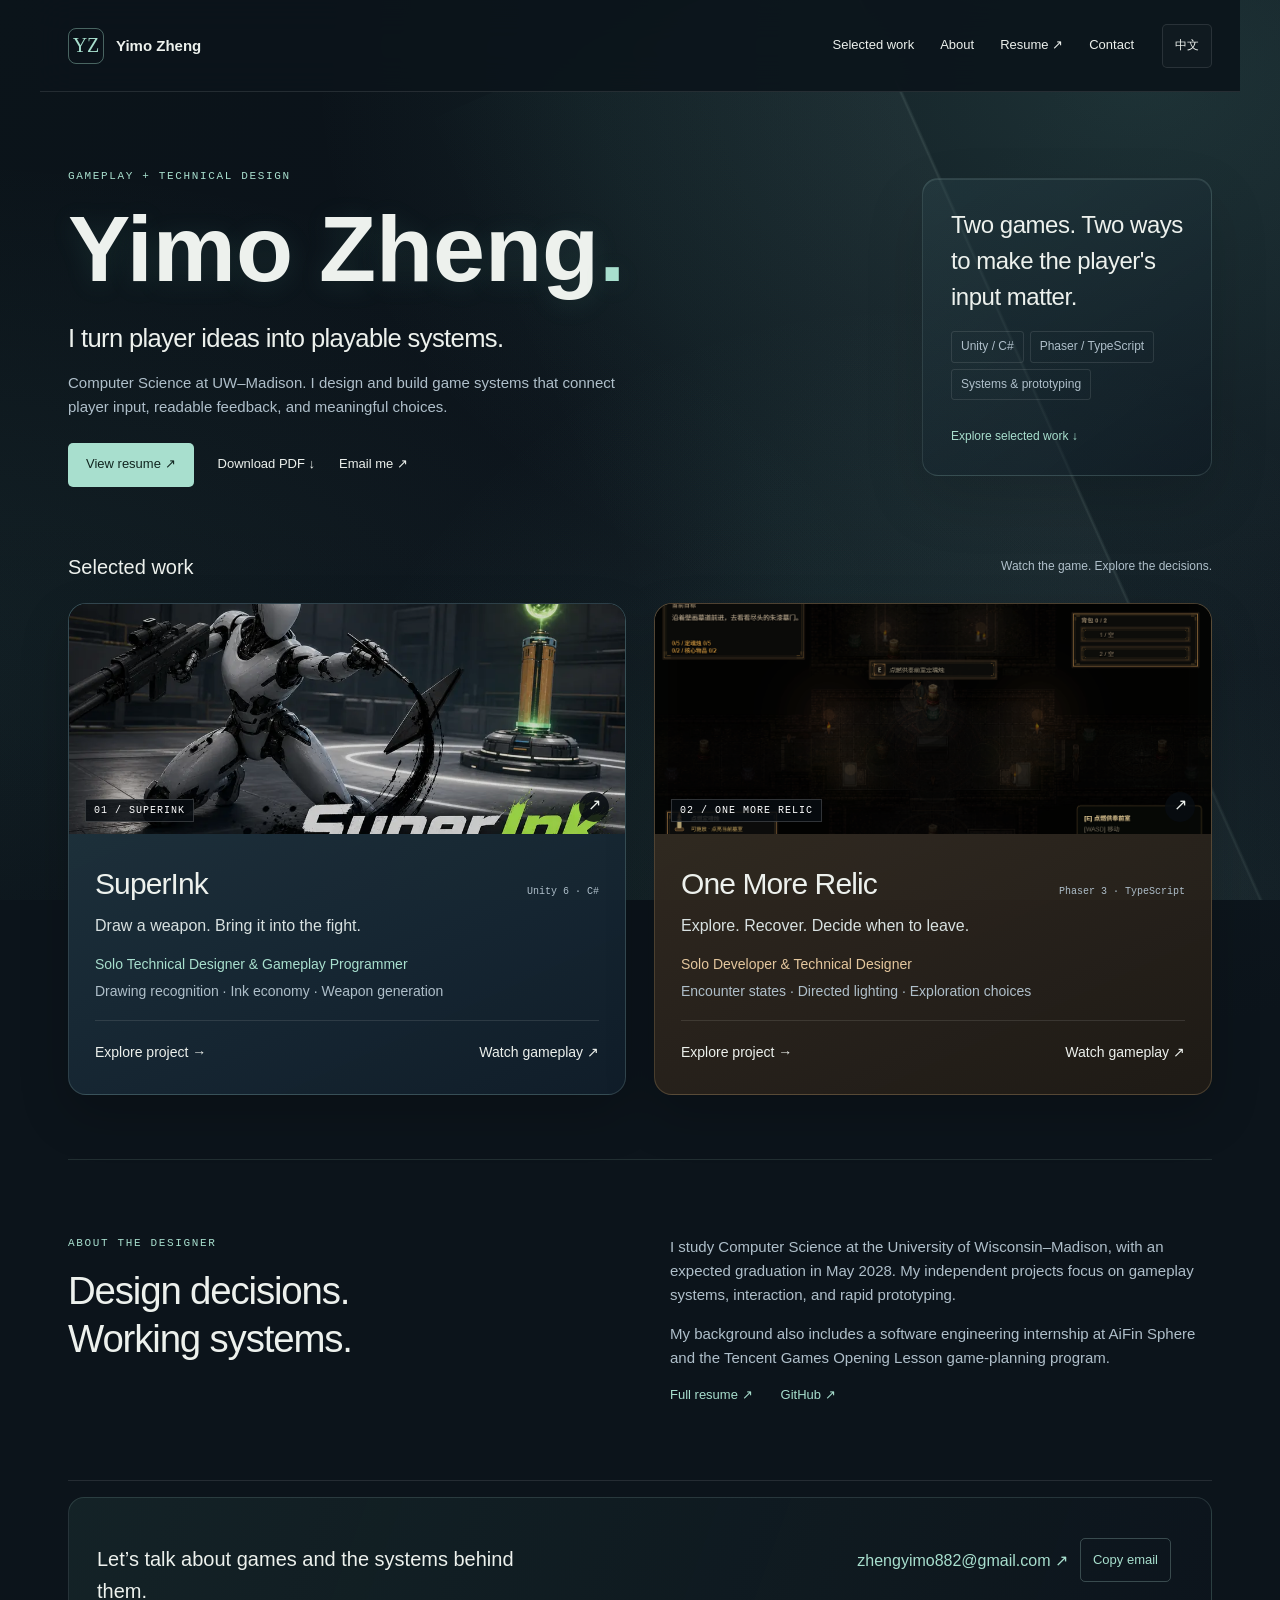
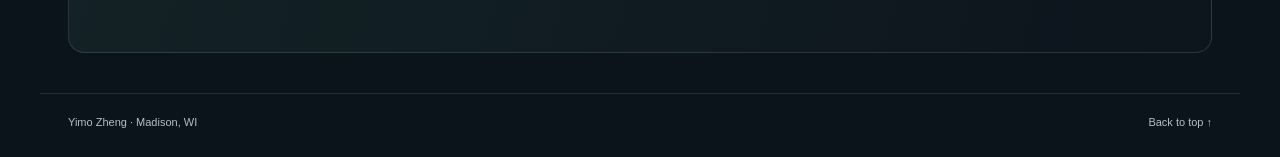
<file: site/index.html>
<!doctype html>
<html lang="en">
<head>
<meta charset="utf-8"><meta name="viewport" content="width=device-width,initial-scale=1">
<title>Yimo Zheng — Gameplay & Technical Designer</title>
<meta name="description" content="Yimo Zheng's game design portfolio. Explore SuperInk and One More Relic, view gameplay, and download a resume.">
<meta name="theme-color" content="#0c141b">
<link rel="icon" href="./assets/portfolio-icon.svg" type="image/svg+xml">
<link rel="stylesheet" href="./home-bundle.css?v=9486a8923ae4">
<script src="./person-name.js?v=compact-zh-1" defer></script>
<script src="./portfolio-home.js?v=compact-zh-1" defer></script>
</head>
<body id="home">
<a class="skip-link" href="#main" data-en="Skip to content" data-zh="跳到正文">Skip to content</a>
<header class="home-header">
<a class="home-brand" href="#home" aria-label="Yimo Zheng, home"><span>YZ</span><strong><span class="person-name" data-person-name><span class="person-primary">Yimo Zheng</span><small class="person-roman" lang="en" translate="no" hidden>Yimo Zheng</small></span></strong></a>
<button class="home-menu" type="button" aria-expanded="false" aria-controls="home-nav" data-en="Menu" data-zh="菜单">Menu</button>
<nav id="home-nav" aria-label="Primary navigation">
<a href="#projects" data-en="Selected work" data-zh="精选作品">Selected work</a><a href="#about" data-en="About" data-zh="关于我">About</a>
<a href="./assets/Yimo-Zheng-Resume.pdf?v=20261124-2" target="_blank" rel="noopener" data-en="Resume ↗" data-zh="简历 ↗">Resume ↗</a><a href="mailto:zhengyimo882@gmail.com" data-en="Contact" data-zh="联系">Contact</a>
</nav><button class="home-language" type="button" aria-label="切换为中文">中文</button>
</header>
<main id="main">
<section class="home-intro" aria-labelledby="name">
<div class="intro-copy"><p class="eyebrow" data-en="GAMEPLAY + TECHNICAL DESIGN" data-zh="玩法设计 + 技术策划">GAMEPLAY + TECHNICAL DESIGN</p>
<h1 id="name"><span class="person-name" data-person-name><span class="person-primary">Yimo Zheng</span><small class="person-roman" lang="en" translate="no" hidden>Yimo Zheng</small></span><span class="name-dot">.</span></h1>
<h2 data-en="I turn player ideas into playable systems." data-zh="把玩法想法做成真正能玩的游戏。">I turn player ideas into playable systems.</h2>
<p class="intro-description" data-en="Computer Science at UW–Madison. I design and build game systems that connect player input, readable feedback, and meaningful choices." data-zh="我在威斯康星大学麦迪逊分校学习计算机科学，专注玩法设计与实现。我关心的是：玩家能做什么，游戏如何回应，以及这些选择为什么有趣。">Computer Science at UW–Madison. I design and build game systems that connect player input, readable feedback, and meaningful choices.</p>
<div class="home-actions"><a class="action-primary" href="./assets/Yimo-Zheng-Resume.pdf?v=20261124-2" target="_blank" rel="noopener" data-en="View resume ↗" data-zh="查看简历 ↗">View resume ↗</a><a href="./assets/Yimo-Zheng-Resume.pdf?v=20261124-2" download="Yimo-Zheng-Resume.pdf" data-en="Download PDF ↓" data-zh="下载 PDF ↓">Download PDF ↓</a><a href="mailto:zhengyimo882@gmail.com" data-en="Email me ↗" data-zh="邮件联系 ↗">Email me ↗</a></div>
</div>
<aside class="intro-note" aria-label="Focus"><span class="note-number">01—02</span><p data-en="Two games. Two ways to make the player's input matter." data-zh="两个游戏，让玩家的输入产生不同的意义。">Two games. Two ways to make the player's input matter.</p><div class="skill-tags"><span>Unity / C#</span><span>Phaser / TypeScript</span><span data-en="Systems & prototyping" data-zh="系统设计与原型开发">Systems & prototyping</span></div><a href="#projects" data-en="Explore selected work ↓" data-zh="浏览精选作品 ↓">Explore selected work ↓</a></aside>
</section>
<section class="selected-work" id="projects" aria-labelledby="work-title"><div class="section-top"><h2 id="work-title" data-en="Selected work" data-zh="精选作品">Selected work</h2><p data-en="Watch the game. Explore the decisions." data-zh="先看看怎么玩，再聊背后的设计。">Watch the game. Explore the decisions.</p></div>
<div class="work-grid">
<article class="work-card ink-work"><a class="work-cover" href="./projects.html?project=superink" aria-label="Explore SuperInk"><img src="./assets/superink-gameplay-preview.webp" alt="SuperInk gameplay preview" width="1280" height="720" fetchpriority="high"><span class="cover-label">01 / SUPERINK</span><span class="cover-arrow" aria-hidden="true">↗</span></a><div class="work-copy"><div class="work-title"><h3>SuperInk</h3><span>Unity 6 · C#</span></div><p data-en="Draw a weapon. Bring it into the fight." data-zh="画出武器，带它投入战斗。">Draw a weapon. Bring it into the fight.</p><p class="work-role" data-en="Solo Technical Designer & Gameplay Programmer" data-zh="独立技术策划与玩法程序">Solo Technical Designer & Gameplay Programmer</p><p class="work-focus" data-en="Drawing recognition · Ink economy · Weapon generation" data-zh="绘画识别 · 墨水经济 · 武器生成">Drawing recognition · Ink economy · Weapon generation</p><div class="work-links"><a href="./projects.html?project=superink" data-en="Explore project →" data-zh="查看项目 →">Explore project →</a><a href="./projects.html?project=superink#proof" data-en="Watch gameplay ↗" data-zh="观看实机 ↗">Watch gameplay ↗</a></div></div></article>
<article class="work-card relic-work"><a class="work-cover" href="./projects.html?project=relic" aria-label="Explore One More Relic"><img src="./assets/relic/gameplay-tomb-before-candle.webp" alt="One More Relic tomb exploration gameplay" width="1280" height="720"><span class="cover-label">02 / ONE MORE RELIC</span><span class="cover-arrow" aria-hidden="true">↗</span></a><div class="work-copy"><div class="work-title"><h3>One More Relic</h3><span>Phaser 3 · TypeScript</span></div><p data-en="Explore. Recover. Decide when to leave." data-zh="探索、带回藏品，再决定何时离开。">Explore. Recover. Decide when to leave.</p><p class="work-role" data-en="Solo Developer & Technical Designer" data-zh="独立开发者与技术策划">Solo Developer & Technical Designer</p><p class="work-focus" data-en="Encounter states · Directed lighting · Exploration choices" data-zh="遭遇状态机 · 定向照明 · 探索抉择">Encounter states · Directed lighting · Exploration choices</p><div class="work-links"><a href="./projects.html?project=relic" data-en="Explore project →" data-zh="查看项目 →">Explore project →</a><a href="./projects.html?project=relic#relic-gameplay" data-en="Watch gameplay ↗" data-zh="观看实机 ↗">Watch gameplay ↗</a></div></div></article>
</div></section>
<section class="home-about" id="about" aria-labelledby="about-title"><div><p class="eyebrow" data-en="ABOUT THE DESIGNER" data-zh="关于设计者">ABOUT THE DESIGNER</p><h2 id="about-title" data-en="Design decisions. Working systems." data-zh="从玩法设计到实际开发。">Design decisions. Working systems.</h2></div><div><p data-en="I study Computer Science at the University of Wisconsin–Madison, with an expected graduation in May 2028. My independent projects focus on gameplay systems, interaction, and rapid prototyping." data-zh="我在威斯康星大学麦迪逊分校学习计算机科学，预计于 2028 年 5 月毕业。我的独立项目聚焦玩法系统、交互与快速原型开发。">I study Computer Science at the University of Wisconsin–Madison, with an expected graduation in May 2028. My independent projects focus on gameplay systems, interaction, and rapid prototyping.</p><p data-en="My background also includes a software engineering internship at AiFin Sphere and the Tencent Games Opening Lesson game-planning program." data-zh="我也曾在 AiFin Sphere 完成软件工程实习，并参加腾讯游戏「开局一课」策划方向培训。">My background also includes a software engineering internship at AiFin Sphere and the Tencent Games Opening Lesson game-planning program.</p><div class="about-links"><a href="./assets/Yimo-Zheng-Resume.pdf?v=20261124-2" target="_blank" rel="noopener" data-en="Full resume ↗" data-zh="完整简历 ↗">Full resume ↗</a><a href="https://github.com/zhengyimo882-glitch" target="_blank" rel="noopener">GitHub ↗</a></div></div></section>
<section class="home-contact" id="contact"><p data-en="Let’s talk about games and the systems behind them." data-zh="欢迎聊聊游戏设计与开发。">Let’s talk about games and the systems behind them.</p><a href="mailto:zhengyimo882@gmail.com">zhengyimo882@gmail.com ↗</a></section>
</main><footer class="home-footer"><span><span class="person-name" data-person-name><span class="person-primary">Yimo Zheng</span><small class="person-roman" lang="en" translate="no" hidden>Yimo Zheng</small></span> · Madison, WI</span><a href="#home" data-en="Back to top ↑" data-zh="回到顶部 ↑">Back to top ↑</a></footer>
<script src="./reading-polish.js?v=1" defer></script>
</body></html>
</file>
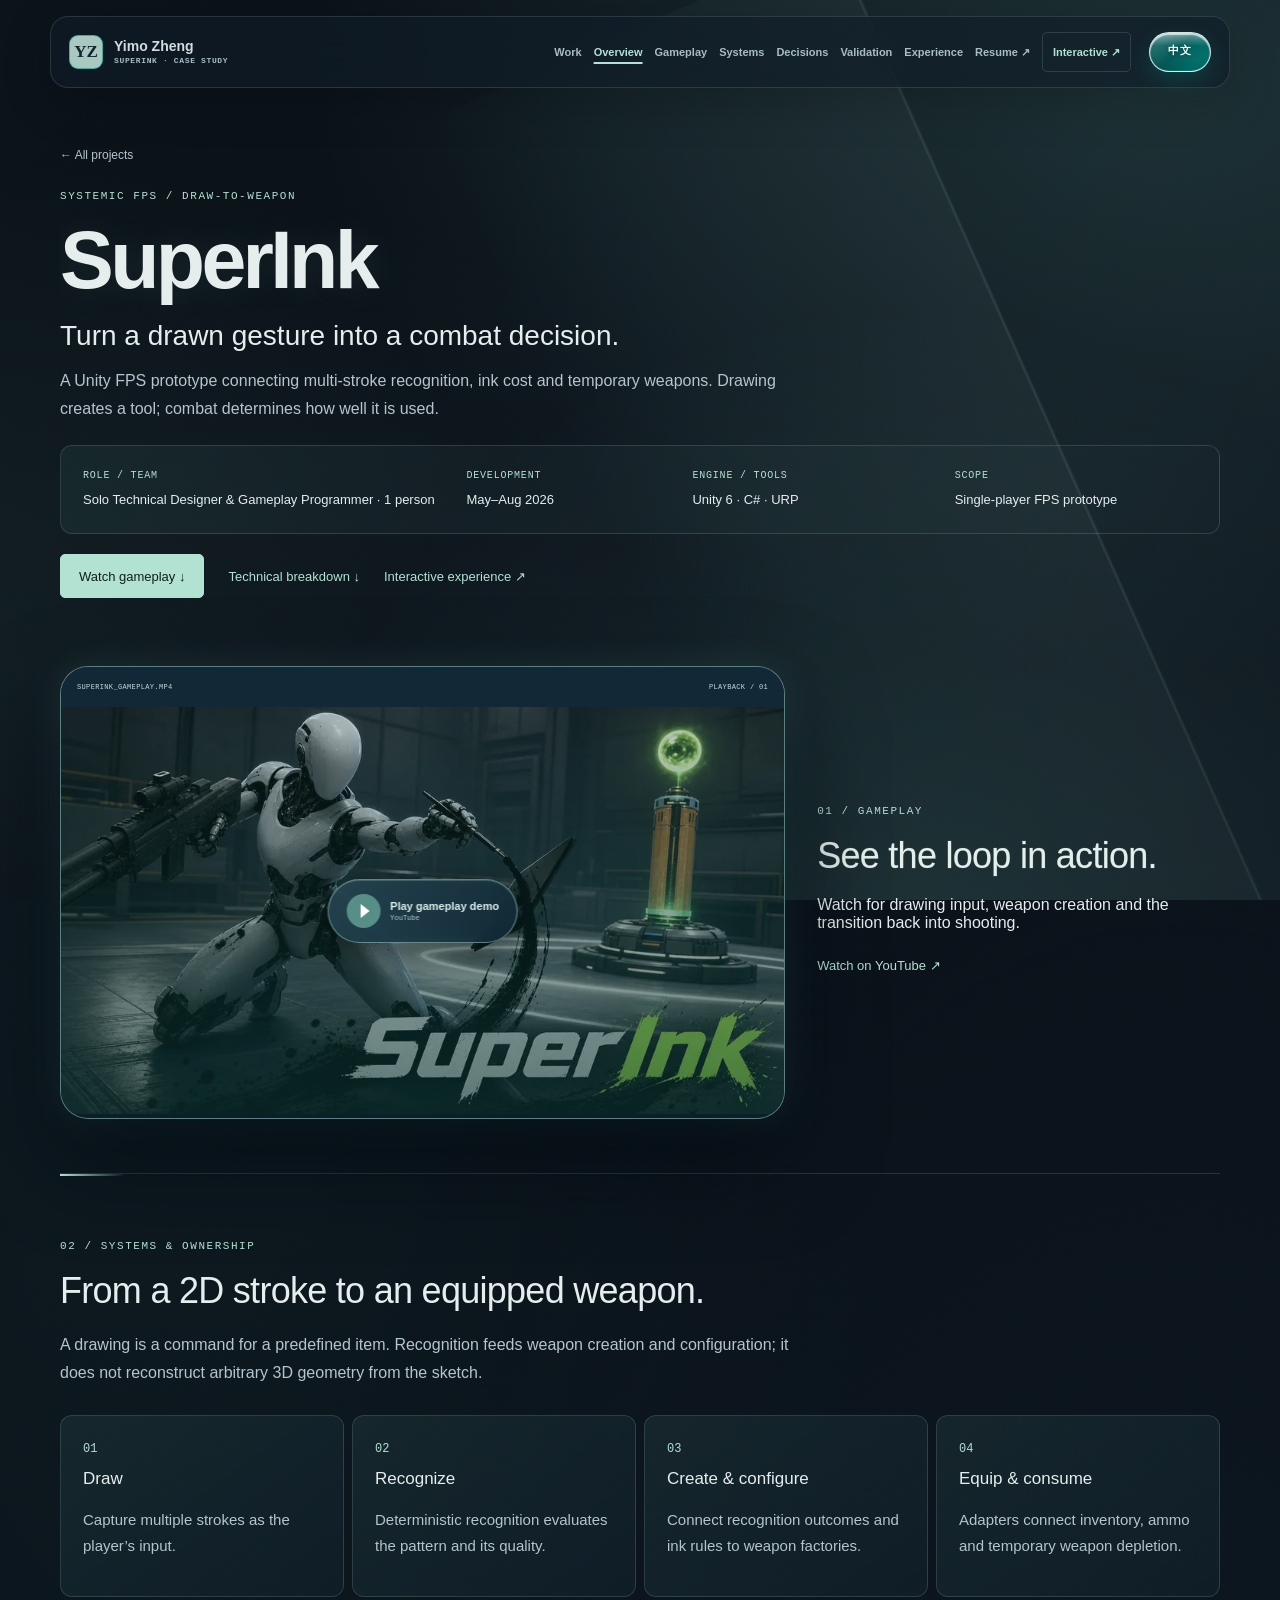
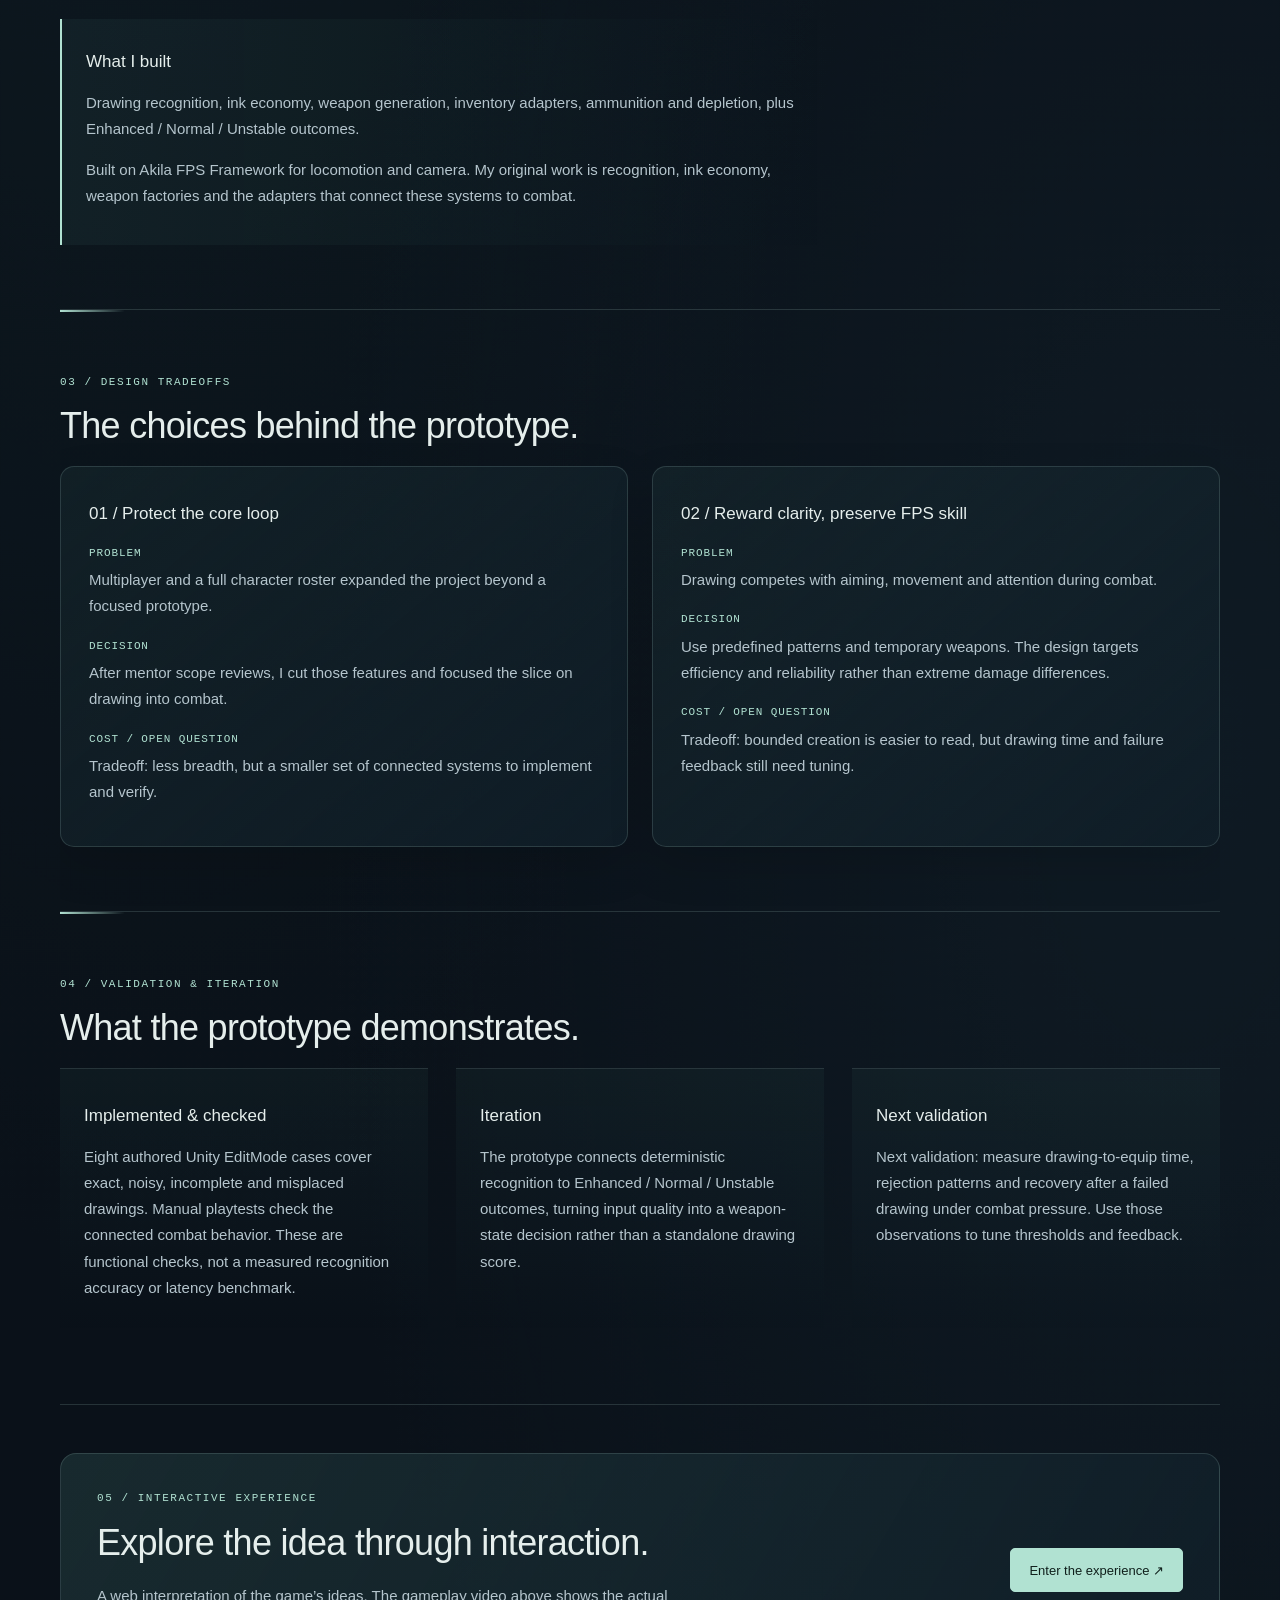
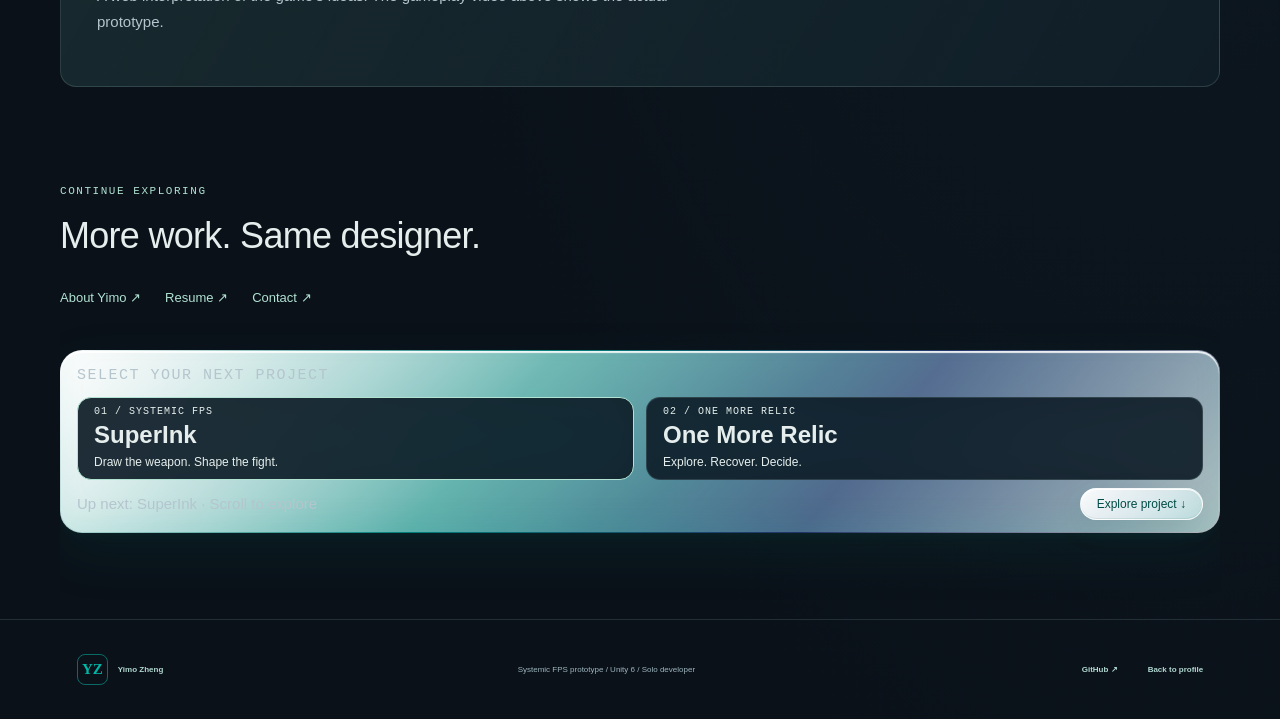
<file: site/projects.html>
<!doctype html>
<html lang="en">
  <head>
    <meta charset="utf-8">
    <meta name="viewport" content="width=device-width, initial-scale=1">
    <meta name="theme-color" content="#f8f4e9">
    <meta name="description" content="SuperInk — a systemic FPS prototype where player-designed drawings become temporary combat objects.">
    <title>SuperInk — Draw the weapon. Shape the fight.</title>
    <link rel="icon" href="./assets/portfolio-icon.svg" type="image/svg+xml">
    <link rel="stylesheet" href="./project-bundle.css?v=648046f38ba8">
    
    
      
  
  
    
    
    
    
    
    
    
    
    
  




</head>
  <body>
    <div class="cursor" aria-hidden="true"><i></i></div>
    <div class="scroll-progress" aria-hidden="true"><span></span></div>

    <header class="site-header">
      <a class="identity" href="./#home" aria-label="Yimo Zheng, home">
        <span class="seal" aria-hidden="true">YZ</span>
        <span><strong><span class="person-name" data-person-name><span class="person-primary">Yimo Zheng</span><small class="person-roman" lang="en" translate="no" hidden>Yimo Zheng</small></span></strong><small>Gameplay + Technical Design</small></span>
      </a>
      <nav aria-label="Primary navigation">
        <a href="#about">About</a>
        <a href="#proof">Gameplay</a>
        <a href="#intent">Intent</a>
        <a href="#experience">Experience</a>
        <a href="#recognition">Outcomes</a>
      </nav>
      <span class="project-code"><span data-project-code>SUPERINK / 01</span><button class="language-toggle" type="button" data-i18n-control aria-label="切换为中文">中文</button></span>
    </header>

    <main>
      <section id="ink-studio" aria-labelledby="studio-title">
        <div class="studio-pin">
          <div class="studio-heading">
            <h1 id="studio-title" aria-label="SuperInk">
              <span class="studio-title-depth" aria-hidden="true">SuperInk</span>
              <span class="studio-title-outline" aria-hidden="true">SuperInk</span>
              <span class="studio-title-face" aria-hidden="true">SuperInk</span>
              <span class="studio-title-light" aria-hidden="true">SuperInk</span>
            </h1>
            <p data-studio-hint aria-live="polite" aria-atomic="true"></p>
          </div>
          <canvas class="studio-canvas" tabindex="0" aria-label="SuperInk drawing and model viewer"></canvas>
          <div class="studio-controls"><button type="button" data-studio-reset>Redraw</button><button type="button" data-studio-next>Preview model ↓</button></div>
        </div>
      </section>
      <section class="hero" id="hero" aria-labelledby="hero-title">
        <canvas id="brush-canvas" aria-hidden="true"></canvas>
        <div class="paper-grain" aria-hidden="true"></div>

        <div class="ink-reserve" aria-live="polite">
          <div class="reserve-label">
            <span>Creation ink</span>
            <strong id="ink-percent">100%</strong>
          </div>
          <div class="reserve-track"><span id="reserve-fill"></span></div>
        </div>

        <div class="hero-title-wrap">
          <p class="hero-index"><i></i> Player input detected / move to create</p>
          <h1 id="hero-title" aria-label="SuperInk">
            <span class="title-ghost" aria-hidden="true">SuperInk</span>
            <span class="title-fill" id="title-fill">SuperInk</span>
            <span class="completion-fx" aria-hidden="true">
              <span class="completion-echo echo-a">SuperInk</span>
              <span class="completion-echo echo-b">SuperInk</span>
              <span class="completion-echo echo-c">SuperInk</span>
              <i class="completion-scan"></i>
              <span class="weapon-rig" aria-hidden="true">
                <svg class="fps-pistol" viewBox="0 0 90 50" role="presentation">
                  <path class="pistol-outline" d="M5 13H76V21H43L38 25H29L23 43H13L17 21H5Z"></path>
                  <path class="pistol-detail" d="M10 17H68M29 21c0 5 4 8 9 6"></path>
                </svg>
                <span class="muzzle-flash">
                  <i></i><i></i><i></i><b></b>
                  <em></em><em></em><em></em><em></em>
                </span>
              </span>
              <i class="completion-underline"></i>
              <i class="completion-reticle"></i>
            </span>
          </h1>
          <div class="hero-statement">
            <strong>Draw the weapon.<br>Shape the fight.</strong>
            <p>SuperInk is a systemic FPS prototype where player-designed drawings become temporary combat objects.</p>
          </div>
        </div>

        <div class="creation-status">
          <span id="creation-step">01 / MOVE YOUR MOUSE</span>
          <div class="creation-score"><i id="creation-dot"></i><strong id="creation-output">000</strong><small>CREATION</small></div>
        </div>

        <button class="reset-ink" id="reset-ink" type="button">Reset canvas ↺</button>
        <a class="enter-site" href="#intent"><span>Enter the system</span><i>↓</i></a>
      </section>

      <section class="intent-section" id="intent" aria-labelledby="intent-title">
        <div class="section-label"><span>02</span> Design intent</div>
        <div class="intent-heading">
          <h2 id="intent-title">Can mouse control become a form of <em>creation?</em></h2>
          <p>Rather than only a tool for aiming.</p>
        </div>
        <div class="intent-body">
          <p>Players design their own visual patterns, reproduce them under pressure, and watch the game translate their input into physical weapons.</p>
          <blockquote>
            <span>I designed it.</span>
            <span>I drew it.</span>
            <span>I fought with it.</span>
          </blockquote>
          <p>A successful drawing does not end at recognition. It creates a weapon that immediately returns the player to FPS combat, where positioning, ammunition management, trigger discipline, movement, teamwork, and tactical planning still determine the outcome.</p>
          <p>When that self-created weapon eliminates an enemy, combat feedback amplifies the satisfaction of drawing it. The player experiences the consequence of something they personally brought into existence.</p>
        </div>
      </section>

      <section class="experience-section" id="experience" aria-labelledby="experience-title">
        <div class="fps-section-hud ammo-hud" aria-hidden="true">
          <b>INK AMMO</b><strong>04 / 17</strong>
          <span><i></i><i></i><i></i><i></i><i></i></span>
        </div>
        <div class="experience-heading">
          <div class="section-label light"><span>03</span> The core experience</div>
          <h2 id="experience-title">Control becomes visible.</h2>
          <p>Every layer of play changes because the player made the mark.</p>
        </div>

        <div class="principle-grid">
          <article>
            <span>01 / AUTHORSHIP</span>
            <h3>Player Authorship</h3>
            <p>Players create their own visual patterns instead of choosing only from predetermined weapon icons. Each pattern becomes a personal combat signature that can be practiced and refined.</p>
          </article>
          <article>
            <span>02 / MASTERY</span>
            <h3>Mouse Mastery Made Visible</h3>
            <p>Stroke structure, accuracy, and similarity influence the reliability and formation quality of each generated weapon.</p>
          </article>
          <article>
            <span>03 / CONSEQUENCE</span>
            <h3>Creation With Consequence</h3>
            <p>Generated weapons are powerful but temporary. Ink, ammunition, and durability force the player to decide when creation is worth the cost.</p>
          </article>
          <article>
            <span>04 / COMBAT</span>
            <h3>Still an FPS</h3>
            <p>Creation expands the player’s options, but never replaces positioning, aim, ammunition control, trigger discipline, timing, coordination, or strategy.</p>
          </article>
        </div>
      </section>

      <section class="proof-section video-proof" id="proof" aria-label="SuperInk gameplay demo">
        <div class="video-column">
          <div class="video-frame">
            <div class="video-top"><span>SUPERINK_GAMEPLAY.MP4</span><span>PLAYBACK / 01</span></div>
            <div class="video-player" id="video-player">
              <img
                src="./assets/superink-gameplay-preview.webp"
                alt="SuperInk gameplay demo thumbnail"
                loading="lazy"
              >
              <button
                class="video-play"
                id="video-play"
                type="button"
                aria-label="Play SuperInk gameplay demo"
              >
                <i aria-hidden="true"></i>
                <span>Play gameplay demo</span>
                <small id="video-play-note">YouTube</small>
              </button>
              <div class="video-combat-hud" aria-hidden="true">
                <span class="video-reticle"><i></i><b></b></span>
                <strong>INK-04 / STABLE</strong>
                <small>RANGE 18.7M</small>
                <em>REC</em>
              </div>
            </div>
          </div>
        </div>

      </section>

      <section class="proof-section recognition-section" id="recognition" aria-labelledby="recognition-title">
        <div class="fps-section-hud range-hud" aria-hidden="true">
          <span class="hud-corners"></span>
          <b>TARGET / CREATION</b>
          <small>RANGE 12.4M · TRACKING</small>
          <i></i>
        </div>
        <div class="proof-copy">
          <div class="section-label"><span>06</span> Recognition outcomes</div>
          <h2 id="recognition-title">Draw the signal. See what survives.</h2>
          <p>Trace the reference pattern. The system captures your strokes, normalizes the shape, and converts geometric similarity into weapon behavior.</p>

          <div class="recognition-lab" id="ink-recognition-lab">
            <div class="lab-status-bar">
              <strong>INK RECOGNITION LAB // LIVE INPUT</strong>
              <span id="lab-status" aria-live="polite">AWAITING STROKE</span>
            </div>

            <div class="lab-layout">
              <div class="lab-input-column">
                <div class="lab-canvas-shell">
                  <div class="lab-field-labels" aria-hidden="true">
                    <span>REFERENCE / WEAPON PATTERN 01</span>
                    <small>DRAW INSIDE THE FIELD</small>
                  </div>
                  <canvas
                    id="recognition-canvas"
                    aria-label="Draw a pattern for geometric weapon recognition"
                  ></canvas>
                  <div class="lab-canvas-grid" aria-hidden="true"></div>
                </div>

                <ol class="lab-pipeline" aria-label="Recognition pipeline">
                  <li data-lab-stage="capture">CAPTURE</li>
                  <li data-lab-stage="normalize">NORMALIZE</li>
                  <li data-lab-stage="resample">RESAMPLE</li>
                  <li data-lab-stage="compare">COMPARE</li>
                  <li data-lab-stage="tier">TIER</li>
                </ol>

                <div class="lab-controls">
                  <button id="lab-clear" type="button" disabled>CLEAR</button>
                  <button id="lab-analyze" class="lab-primary-action" type="button" disabled>ANALYZE DRAWING</button>
                  <button id="lab-reference" type="button" aria-pressed="true">SHOW REFERENCE</button>
                </div>
              </div>

              <div class="lab-result" id="lab-result" data-tier="idle">
                <div class="lab-result-readout" aria-live="polite" aria-atomic="true">
                  <div class="lab-grade">
                    <span>TIER</span>
                    <strong id="lab-grade">—</strong>
                  </div>
                  <div class="lab-score">
                    <span>GEOMETRIC MATCH</span>
                    <strong id="lab-score">--</strong><small>/ 100</small>
                  </div>
                </div>

                <div class="lab-weapon-formation" aria-hidden="true">
                  <span class="lab-scan"></span>
                  <svg viewBox="0 0 360 210" role="presentation">
                    <path class="formation-path formation-main" pathLength="1" d="M48 66H264Q294 66 310 88Q292 111 257 115H214L198 170H137L153 114H48Z"></path>
                    <path class="formation-path formation-detail" pathLength="1" d="M74 88H248M153 114Q168 133 198 126M264 66L287 79"></path>
                    <path class="formation-crack" pathLength="1" d="M211 114L229 130L213 143L232 157"></path>
                  </svg>
                  <span class="lab-collapse-mark">INK COLLAPSE</span>
                  <span class="lab-jam-risk">JAM RISK</span>
                </div>

                <div class="lab-result-copy" aria-live="polite" aria-atomic="true">
                  <span id="lab-result-name">NO CREATION</span>
                  <p id="lab-result-description">Draw the reference signal, then analyze the captured geometry.</p>
                </div>
              </div>
            </div>

            <p class="lab-disclaimer">Simplified browser demonstration of the recognition pipeline used in SuperInk.</p>
          </div>
        </div>
      </section>

      <div class="continuous-project-surface">
      <section class="combat-story" id="combat-story" aria-labelledby="combat-story-title">
        <header class="story-intro">
          <div class="section-label light"><span>05</span> From creation to capture</div>
          <h2 id="combat-story-title">A mark only matters when it enters the fight.</h2>
          <p>Scroll through the combat sequence.</p>
        </header>

        <div class="story-stack">
          <div class="story-sticky">
            <div class="story-status" aria-hidden="true">
              <span>COMBAT SEQUENCE</span>
              <strong><b>01</b> / 04</strong>
              <i></i><i></i><i></i><i></i>
            </div>

            <article class="story-card" data-story-card>
              <img loading="lazy" decoding="async" src="./assets/weapon-manifest.webp" alt="Concept visualization of a weapon forming from liquid ink beside a futuristic character.">
              <div class="story-shade" aria-hidden="true"></div>
              <div class="story-copy">
                <span>01 — MANIFEST</span>
                <h3>A DRAWING BECOMES FIREPOWER.</h3>
                <p>Ink transforms a player-authored pattern into a temporary physical weapon. Drawing quality influences its stability, ammunition, and reliability—making mouse control visible through gameplay.</p>
              </div>
            </article>

            <article class="story-card" data-story-card>
              <img loading="lazy" decoding="async" src="./assets/advance-to-objective.webp" alt="Concept visualization of a futuristic character running toward an illuminated objective while carrying a calligraphy brush.">
              <div class="story-shade" aria-hidden="true"></div>
              <div class="story-copy">
                <span>02 — ADVANCE</span>
                <h3>CREATION ONLY MATTERS IF YOU CAN TAKE IT INTO THE FIGHT.</h3>
                <p>After generating a weapon, the player must read the battlefield, manage distance, and decide when to push toward the objective.</p>
              </div>
            </article>

            <article class="story-card" data-story-card>
              <img loading="lazy" decoding="async" src="./assets/slide-engage.webp" alt="Concept visualization of a futuristic character sliding through a combat space toward a generated weapon.">
              <div class="story-shade" aria-hidden="true"></div>
              <div class="story-copy">
                <span>03 — ENGAGE</span>
                <h3>EXPRESSION DOES NOT REPLACE FPS MASTERY.</h3>
                <p>Movement, aim, ammunition control, trigger discipline, and timing determine whether a self-created weapon can become a real combat advantage.</p>
              </div>
            </article>

            <article class="story-card" data-story-card>
              <img loading="lazy" decoding="async" src="./assets/objective-inscribe.webp" alt="Concept visualization of a futuristic calligrapher painting an illuminated objective structure.">
              <div class="story-shade" aria-hidden="true"></div>
              <div class="story-copy">
                <span>04 — INSCRIBE</span>
                <h3>OBJECTIVES ARE CAPTURED BY WRITING ON THEM.</h3>
                <p>Instead of passively standing inside a capture zone, players expose themselves to draw directly onto the objective—turning positioning, protection, and teamwork into visible territorial control.</p>
              </div>
            </article>
          </div>
        </div>
      </section>

      <section class="loop-section" id="loop" aria-labelledby="loop-title">
        <div class="fps-section-hud tactical-hud" aria-hidden="true">
          <b>TACTICAL LOOP</b>
          <small>07 ACTION NODES / LIVE</small>
          <span><i></i><i></i><i></i></span>
        </div>
        <div>
          <div class="section-label light"><span>04</span> Core loop</div>
          <h2 id="loop-title">Every stage returns control to the player.</h2>
        </div>
        <ol>
          <li><span>01</span>Design</li><li><span>02</span>Draw</li><li><span>03</span>Recognize</li>
          <li><span>04</span>Generate</li><li><span>05</span>Fight</li><li><span>06</span>Recover Ink</li>
          <li><span>07</span>Adapt</li>
        </ol>
        <p>The drawing is theirs. The decision is theirs. The consequences are theirs.</p>
      </section>
      </div>

      <section class="legacy-section si-space-section" id="about" aria-labelledby="legacy-title">
        <div class="legacy-content">
          <div class="section-label"><span>PROFILE / 03</span> Behind the systems</div>
          <div class="about-hero">
            <div class="about-intro">
              <p class="about-name"><span class="person-name" data-person-name><span class="person-primary">Yimo Zheng</span><small class="person-roman" lang="en" translate="no" hidden>Yimo Zheng</small></span></p>
              <p class="about-role">Gameplay + Technical Designer</p>
              <h2 id="legacy-title">I turn player ideas <em>into playable systems.</em></h2>
              <p class="about-summary">I study Computer Science at UW–Madison and build independent games. My work connects player input, readable feedback, and the rules that make a mechanic worth exploring.</p>
              <div class="about-links">
                <a href="mailto:zhengyimo882@gmail.com">Let’s talk <span aria-hidden="true">↗</span></a>
                <a href="https://github.com/zhengyimo882-glitch" target="_blank" rel="noopener noreferrer">View GitHub <span aria-hidden="true">↗</span></a>
              </div>
            </div>
            <figure class="about-portrait">
              <div class="about-orbits" aria-hidden="true"><i></i><i></i><i></i></div>
              <img src="./assets/yimo-portrait-cutout.png" alt="Portrait of Yimo Zheng" loading="lazy" width="1023" height="1537">
              <figcaption><span class="about-signal" aria-hidden="true"></span> MADISON, WI <span>DESIGN / BUILD / PLAYTEST</span></figcaption>
            </figure>
          </div>

          <div class="legacy-meta about-education">
            <div><span class="about-kicker">Education</span><h3>University of Wisconsin–Madison</h3><p>B.S. in Computer Science · Expected May 2028</p></div>
            <div class="about-gpa"><strong>3.6 <small>/ 4.0</small></strong><span>GPA</span></div>
            <p class="about-coursework">Computer graphics · Game engines · Object-oriented programming</p>
          </div>

          <div class="about-section-heading"><span class="about-kicker">01 / What I bring</span><h3>Design decisions. Working systems.</h3></div>
          <div class="resume-highlights">
            <article>
              <span>01 / SYSTEMS DESIGN</span><h3>Make the input matter.</h3>
              <p>In SuperInk, drawing recognition, ink cost, temporary weapons, and depletion form one combat loop. I designed and implemented the recognition, ink economy, and weapon generation around Akila’s FPS foundation.</p>
              <div class="about-evidence"><b>SuperInk</b><span>Unity 6 / C# / URP</span></div>
            </article>
            <article>
              <span>02 / INTERACTION DESIGN</span><h3>Build tension through rules.</h3>
              <p>In One More Relic, I built a six-state supernatural encounter loop and mouse-directed lighting with wall occlusion. Movement and visibility shape discovery, while a two-item carry limit gives each find a cost.</p>
              <div class="about-evidence"><b>One More Relic</b><span>Phaser 3 / TypeScript / WebGL</span></div>
            </article>
            <article>
              <span>03 / PROTOTYPE &amp; ITERATE</span><h3>Find the smallest playable proof.</h3>
              <p>After mentor scope reviews, I cut SuperInk’s multiplayer and full character roster to focus the vertical slice. I checked recognition with eight Unity EditMode cases and verified gameplay through manual playtests.</p>
              <div class="about-evidence"><b>Scope → Build → Playtest</b><span>Iteration with evidence</span></div>
            </article>
          </div>

          <div class="about-section-heading"><span class="about-kicker">02 / Beyond the prototypes</span><h3>A foundation in engineering and design.</h3></div>
          <div class="about-experience">
            <article class="about-panel">
              <div class="about-entry-top"><span class="about-kicker">Engineering internship</span><time datetime="2026-01">JAN 2026</time></div>
              <h3>AiFin Sphere</h3><p class="about-position">Software Engineer Intern</p>
              <p>Built a sentiment dashboard covering 55 stocks across 11 sectors. Added authentication and SQL indexing, then split the prototype into three services plus a gateway with Docker Compose for local demos.</p>
              <div class="about-tags"><span>Python / Flask</span><span>React / SQLite</span><span>Docker</span></div>
            </article>
            <article class="about-panel">
              <div class="about-entry-top"><span class="about-kicker">Game design training</span><span>MAY–JUN 2026</span></div>
              <h3>Tencent Games Opening Lesson</h3><p class="about-position">Game Planning Track · Certificate completed</p>
              <p>Studied production workflow, systems, combat, and numerical design. For my independent capstone, I broke down Zenless Zone Zero’s character stats, combat rules, and progression to examine how different builds create team roles.</p>
              <div class="about-tags"><span>Systems analysis</span><span>Combat / Economy</span><span>Player perspective</span></div>
            </article>
          </div>

          <div class="about-toolkit">
            <span class="about-kicker">Working toolkit</span>
            <dl><div><dt>Build</dt><dd>Unity 6 · C# · Phaser 3 · TypeScript</dd></div><div><dt>Design</dt><dd>Gameplay systems · State machines · Data-driven tuning</dd></div><div><dt>Collaborate</dt><dd>Git · Figma · Rapid prototyping</dd></div></dl>
          </div>
          <div class="about-contact"><p>I make games to leave something worth remembering.</p><a href="mailto:zhengyimo882@gmail.com">zhengyimo882@gmail.com <span aria-hidden="true">↗</span></a></div>
          <div class="about-projects"></div>
        </div>
      </section>
    </main>

    <footer>
      <div><span class="seal small" aria-hidden="true">YZ</span><strong><span class="person-name" data-person-name><span class="person-primary">Yimo Zheng</span><small class="person-roman" lang="en" translate="no" hidden>Yimo Zheng</small></span></strong></div>
      <p>Systemic FPS prototype / Unity 6 / Solo developer</p>
      <a href="https://github.com/zhengyimo882-glitch" target="_blank" rel="noreferrer">GitHub ↗</a>
      <a href="#about">Back to profile</a>
    </footer>

    <script src="./vendor/gsap-3.13.0/gsap.min.js?v=compact-zh-1" defer></script>
    <script src="./vendor/gsap-3.13.0/ScrollTrigger.min.js?v=compact-zh-1" defer></script>
    <script src="./person-name.js?v=compact-zh-1" defer></script>
    <script src="./script-i18n.js?v=compact-zh-1" defer></script>
    <script src="./script-superink-v11.js?v=compact-zh-1" defer></script>
    <script src="./script-concept-story.js?v=compact-zh-1" defer></script>
    <script src="./script-recognition-lab.js?v=compact-zh-1" defer></script>
      <script src="./relic-config.js?v=compact-zh-1" defer></script>
    <script src="./script-relic-gallery.js?v=compact-zh-1" defer></script><script src="./script-relic.js?v=compact-zh-1" defer></script>
    <script src="./script-project-selector.js?v=compact-zh-1" defer></script>
    <script src="./script-relic-text.js?v=compact-zh-1" defer></script>
    <script src="./ink-studio.js?v=compact-zh-1" defer></script>
    <script src="./superink-arrivals.js?v=compact-zh-1" defer></script>
    <script src="./design-evidence.js?v=compact-zh-1" defer></script>
    <script src="./relic-space.js?v=compact-zh-1" defer></script>
    <script src="./relic-descent.js?v=compact-zh-1" defer></script>
    <script src="./relic-glass.js?v=compact-zh-1" defer></script>
<script src="./relic-pointer.js?v=compact-zh-1" defer></script>
<script src="./experience-layout.js?v=compact-zh-1" defer></script>
<script src="./project-case-study.js?v=compact-zh-1" defer></script>
<script src="./portfolio-shell.js?v=compact-zh-1" defer></script>
<script src="./project-runtime.js?v=compact-zh-1" defer></script>
<script src="./reading-polish.js?v=1" defer></script>
</body>
</html>
</file>
<file: site/home-bundle.css>
:root{color-scheme:dark;--bg:#0c141b;--text:#edf1ed;--muted:#afbfca;--teal:#a8dfce;--line:#ffffff1b;font-family:Arial,Helvetica,sans-serif}*{box-sizing:border-box}html{scroll-behavior:smooth;scroll-padding-top:110px}body{margin:0;background:radial-gradient(ellipse at 90% 5%,#24454645,transparent 40%),var(--bg);color:var(--text);line-height:1.6}a{color:inherit;text-decoration:none}button{font:inherit;color:inherit}a:focus-visible,button:focus-visible{outline:2px solid var(--teal);outline-offset:5px}a:hover{color:var(--teal)}.skip-link{position:fixed;left:20px;top:-100px;z-index:50;background:#edf1ed;color:#0c141b;padding:12px}.skip-link:focus{top:12px}.home-header{max-width:1200px;margin:auto;min-height:92px;display:flex;align-items:center;gap:28px;padding:20px 28px;border-bottom:1px solid var(--line)}.home-brand{display:flex;align-items:center;gap:12px;margin-right:auto}.home-brand>span{border:1px solid #a8dfce66;border-radius:8px;width:36px;height:36px;display:grid;place-items:center;color:var(--teal);font:20px Georgia,serif}.home-brand strong{font-size:15px}.home-header nav{display:flex;gap:26px;align-items:center;font-size:13px}.home-header nav a{padding:10px 0}.home-language,.home-menu{border:1px solid var(--line);background:#ffffff05;border-radius:5px;padding:10px 12px;min-height:44px;cursor:pointer;font-size:12px}.home-menu{display:none}main,.home-footer{max-width:1200px;margin:auto;padding:0 28px}.home-intro{display:grid;grid-template-columns:1fr 290px;gap:70px;padding:60px 0 48px;align-items:center}.eyebrow{font:11px/1.6 Consolas,monospace;letter-spacing:.16em;color:var(--teal);margin:0 0 15px}h1{font-size:clamp(52px,6.6vw,86px);font-weight:550;line-height:1.02;letter-spacing:-.065em;margin:0 0 22px}h1 span{color:var(--teal)}.intro-copy h2{font-size:clamp(20px,2vw,26px);font-weight:400;letter-spacing:-.025em;margin:0 0 12px}.intro-description{color:var(--muted);font-size:15px;max-width:590px;margin:0}.home-actions{display:flex;gap:12px 24px;align-items:center;flex-wrap:wrap;margin-top:24px;font-size:13px}.home-actions a{min-height:44px;display:inline-flex;align-items:center}.home-actions .action-primary{padding:10px 18px;background:var(--teal);color:#10251f;border-radius:5px}.intro-note{border-left:1px solid #a8dfce40;padding:12px 0 12px 26px}.note-number{font:13px Consolas,monospace;letter-spacing:.12em;color:var(--muted)}.intro-note p{font-size:21px;line-height:1.4;letter-spacing:-.02em;margin:16px 0}.skill-tags{display:flex;flex-wrap:wrap;gap:6px;margin-bottom:22px}.skill-tags span{font-size:10px;padding:4px 7px;border:1px solid var(--line);border-radius:3px;color:var(--muted)}.intro-note>a{font-size:12px;color:var(--teal)}.section-top{display:flex;justify-content:space-between;align-items:center;gap:15px;margin-bottom:20px}.section-top h2{font-size:20px;margin:0;font-weight:500}.section-top p{margin:0;font-size:12px;color:var(--muted)}.work-grid{display:grid;grid-template-columns:1fr 1fr;gap:24px}.work-card{border:1px solid var(--line);border-radius:10px;overflow:hidden;background:#111d27}.relic-work{background:#211c18;--teal:#e4c79e}.work-cover{display:block;position:relative;overflow:hidden;height:180px;background:#040809}.work-cover img{width:100%;height:100%;object-fit:cover;object-position:50% 45%;transition:transform .5s,filter .5s;filter:brightness(.85)}.work-cover:hover img{transform:scale(1.035);filter:brightness(1)}.cover-label{position:absolute;bottom:12px;left:16px;font:10px Consolas,monospace;letter-spacing:.1em;padding:5px 8px;background:#080c11d9;border:1px solid #ffffff2b;color:#fff}.cover-arrow{position:absolute;right:16px;bottom:12px;background:#080c11d9;border-radius:50%;width:30px;height:30px;text-align:center}.work-copy{padding:20px 22px}.work-title{display:flex;align-items:baseline;justify-content:space-between;gap:10px}.work-title h3{font-size:25px;letter-spacing:-.03em;margin:0;font-weight:500}.work-title>span{font:10px Consolas,monospace;color:var(--muted)}.work-copy>p{font-size:14px;margin:5px 0 14px;color:#d8e1e1}.work-copy .work-role{font-size:12px;color:var(--teal);margin:0 0 5px}.work-copy .work-focus{font-size:12px;color:var(--muted);margin:0}.work-links{display:flex;justify-content:space-between;gap:12px;padding-top:17px;margin-top:17px;border-top:1px solid var(--line);font-size:12px}.work-links a{min-height:30px;display:inline-flex;align-items:center}.home-about{display:grid;grid-template-columns:1fr 1fr;gap:60px;padding:75px 0;border-bottom:1px solid var(--line)}.home-about h2{font-size:32px;line-height:1.25;font-weight:400;letter-spacing:-.03em;max-width:340px;margin:0}.home-about p:not(.eyebrow){font-size:15px;color:var(--muted);margin:0 0 15px}.about-links{display:flex;gap:28px;font-size:13px;color:var(--teal)}.home-contact{padding:45px 0;display:flex;justify-content:space-between;align-items:center;gap:24px}.home-contact p{font-size:20px;max-width:450px;margin:0}.home-contact a{font-size:16px;color:var(--teal);overflow-wrap:anywhere}.home-footer{padding-top:20px;padding-bottom:25px;display:flex;justify-content:space-between;border-top:1px solid var(--line);font-size:11px;color:var(--muted)}
@media(max-width:850px){.home-header{gap:14px}.home-header nav{gap:16px}.home-intro{grid-template-columns:1fr;gap:25px;padding-top:42px}.intro-note{display:none}.home-about{gap:30px}.work-title{display:block}.work-title>span{display:block;margin-top:4px}}
@media(max-width:600px){html{scroll-padding-top:20px}.home-header{padding:14px 20px;min-height:76px;flex-wrap:wrap;gap:12px}.home-menu{display:block}.home-header nav{order:4;width:100%;display:flex;flex-wrap:wrap;gap:4px 24px;border-top:1px solid var(--line);padding-top:8px}.js .home-header nav:not(.is-open){display:none}.home-header nav a{min-height:44px}.home-language{min-width:44px}main,.home-footer{padding-left:20px;padding-right:20px}.home-intro{padding-top:35px;padding-bottom:36px}h1{font-size:55px}.intro-copy h2{font-size:23px;max-width:310px}.intro-description{font-size:14px}.home-actions{gap:8px 18px;font-size:12px}.section-top{align-items:start}.section-top p{max-width:150px;text-align:right;font-size:11px}.work-grid{grid-template-columns:1fr;gap:20px}.work-cover{height:170px}.work-copy{padding:18px}.work-title{display:flex;flex-wrap:wrap}.work-title h3{font-size:24px}.home-about{grid-template-columns:1fr;gap:24px;padding:48px 0}.home-contact{display:block;padding:32px 0}.home-contact p{font-size:20px;margin-bottom:18px}.home-footer{font-size:10px}}
@media(prefers-reduced-motion:reduce){html{scroll-behavior:auto}.work-cover img{transition:none}}

/* Keep the romanized name secondary, including within project identity styles. */
.person-name{display:inline-flex;align-items:baseline;flex-wrap:wrap;gap:.4em;letter-spacing:normal}
.person-name .person-primary{color:inherit}
.person-name .person-roman,body .site-header .person-name .person-roman{display:inline;font:400 .62em/1.3 Arial,Helvetica,sans-serif;letter-spacing:.015em;text-transform:none;color:inherit;opacity:.7;max-width:none;white-space:nowrap}
.person-name .person-roman[hidden],body .site-header .person-name .person-roman[hidden]{display:none}
.home-intro .person-name{gap:.2em .3em}
.home-intro .person-name .person-roman{font-size:clamp(16px,2vw,25px)}
html[lang="zh-CN"] .home-intro h1{letter-spacing:0}
html[lang="zh-CN"] .name-dot{display:none}
@media(max-width:600px){.home-brand .person-name{gap:.2em}.home-brand strong{font-size:14px}.home-brand .person-roman{font-size:10px}}

#name .person-name{color:var(--text)}

/* Lighting and material, rather than decorative symbols, define the reading space. */
body.reading-polish{--reading-tint:119,211,193;--reading-edge:#9ddfcb;isolation:isolate;}
body.reading-polish.viewing-relic,body.reading-polish[data-preview="relic"]{--reading-tint:203,162,100;--reading-edge:#e5c58c;}
.reading-atmosphere{position:fixed;inset:0;z-index:-1;overflow:hidden;pointer-events:none;background:linear-gradient(130deg,#0b141a 0%,#0b1119 55%,#111a22 100%);}
.viewing-relic .reading-atmosphere{background:linear-gradient(130deg,#1b1814,#10100e 60%,#211b15);}
.atmosphere-light{position:absolute;inset:-15%;background:radial-gradient(ellipse at 80% 18%,rgba(var(--reading-tint),.17),transparent 44%),radial-gradient(ellipse at 4% 70%,rgba(var(--reading-tint),.08),transparent 46%);animation:reading-drift 24s ease-in-out infinite alternate;}
.atmosphere-surface{position:absolute;right:-18vw;top:-12vh;width:70vw;height:125vh;transform:rotate(-24deg);background:linear-gradient(90deg,transparent,rgba(var(--reading-tint),.035) 18%,#cfefed0a 49.8%,#c2dfd524 50%,#04101200 50.3%);}
.atmosphere-horizon{position:absolute;inset:0;background:radial-gradient(ellipse at 70% 105%,rgba(var(--reading-tint),.14),transparent 48%),linear-gradient(180deg,transparent 55%,#060b1133);}
@keyframes reading-drift{from{transform:translate3d(-2%,0,0) scale(1)}to{transform:translate3d(2%,3%,0) scale(1.04)}}
.reading-paused .atmosphere-light{animation-play-state:paused;}
.reading-progress{position:fixed;inset:0 0 auto;height:2px;z-index:150;transform-origin:left;background:var(--reading-edge);box-shadow:0 0 12px rgba(var(--reading-tint),.4);pointer-events:none;}
.reading-polish .home-header{position:sticky;top:0;z-index:100;background:#0c141be8;backdrop-filter:blur(18px);transition:box-shadow .3s,border-color .3s;}
.reading-scrolled .home-header{box-shadow:0 16px 45px #0003;border-color:#bce5dc30;}
.reading-polish .home-intro{padding-top:76px;padding-bottom:64px;gap:60px;}
.reading-polish #name{font-size:clamp(56px,7.3vw,94px);font-weight:600;text-shadow:0 4px 28px rgba(var(--reading-tint),.12);}
.reading-polish .eyebrow,.reading-polish .case-eyebrow{letter-spacing:.15em;}
.reading-polish .intro-note{padding:28px;border:1px solid #b5ddd527;border-radius:16px;background:linear-gradient(145deg,#29434a69,#0d182288);box-shadow:inset 0 1px #e0fff51a,0 24px 60px #0002;}
.reading-polish .intro-note .note-number{display:none;}
.reading-polish .intro-note p{font-size:24px;line-height:1.5;margin-top:0;}
.reading-polish .skill-tags span{font-size:12px;padding:5px 9px;}
.reading-polish .work-grid{gap:28px;perspective:1300px;}
.reading-polish .work-card{border-radius:18px;border-color:#a9d3ca2e;background:linear-gradient(155deg,#243b45e8,#111e2bef);box-shadow:0 20px 50px #0003,inset 0 1px #e7fff510;}
.reading-polish .relic-work{background:linear-gradient(155deg,#3b3024e8,#201b16ef);border-color:#dcb87e38;}
.reading-polish .work-cover{height:clamp(180px,18vw,245px);}
.reading-polish .work-copy{padding:26px;}
.reading-polish .work-copy>p{font-size:16px;}
.reading-polish .work-copy .work-role,.reading-polish .work-copy .work-focus,.reading-polish .work-links{font-size:14px;}
.reading-polish .work-title h3{font-size:30px;}
.reading-polish .cover-arrow{transition:transform .3s,background .3s;}
.reading-polish .work-card:hover .cover-arrow,.reading-polish .work-card:focus-within .cover-arrow{transform:rotate(-35deg);background:#21483deb;}
.reading-surface{position:relative;--light-x:50%;--light-y:35%;transition:transform .35s,border-color .3s,box-shadow .3s;}
.reading-surface::after{content:'';position:absolute;inset:0;border-radius:inherit;pointer-events:none;background:radial-gradient(420px circle at var(--light-x) var(--light-y),rgba(var(--reading-tint),.10),transparent 65%);opacity:0;transition:opacity .35s;z-index:2;}
.reading-surface:hover::after,.reading-surface:focus-within::after{opacity:1;}
@media(hover:hover) and (pointer:fine){.reading-polish .work-card:hover,.reading-polish .intro-note:hover{transform:perspective(1200px) rotateX(var(--tilt-x,0deg)) rotateY(var(--tilt-y,0deg)) translateY(-4px);}.reading-polish .case-decisions article:hover{transform:translateY(-3px);border-color:var(--case-accent);}}
.reading-polish .home-about{position:relative;border-top:1px solid #b4dccb21;margin-top:64px;}
.reading-polish .home-about h2{font-size:clamp(30px,3vw,40px);max-width:14ch;}
.reading-polish .home-contact{padding:40px 28px;margin:16px 0 40px;border:1px solid #b5ddd527;border-radius:16px;background:linear-gradient(110deg,#23403e55,#101a2433);}
.contact-tools{display:flex;flex-wrap:wrap;align-items:center;gap:12px;max-width:100%;}.copy-email{font:inherit;font-size:13px;color:var(--teal);background:transparent;border:1px solid #b5ddd544;border-radius:5px;padding:10px 12px;min-height:44px;cursor:pointer;}.copy-status{font-size:12px;flex-basis:100%;min-height:1.5em;color:#b5d5cb;}
.reading-polish :is(.home-actions,.work-links,.about-links,.case-actions) a{transition:color .2s,background .2s,box-shadow .2s;}
.reading-polish :is(.action-primary,.case-primary):hover{box-shadow:0 0 24px rgba(var(--reading-tint),.23);}
.reading-polish :is(.home-header nav,.work-links,.about-links) a{text-decoration-color:transparent;text-underline-offset:6px;transition:text-decoration-color .2s;}
.reading-polish :is(.home-header nav,.work-links,.about-links) a:hover{text-decoration:underline;text-decoration-color:currentColor;}
body.reading-polish .case-lead{padding-top:145px;padding-bottom:40px;}
body.reading-polish .case-lead h1{font-size:clamp(46px,6.3vw,86px);}
.reading-polish .case-facts{padding:22px;background:linear-gradient(120deg,rgba(var(--reading-tint),.07),#ffffff02);border:1px solid var(--case-line);border-radius:12px;}
.reading-polish .case-chapter{position:relative;padding-top:64px;padding-bottom:64px;}
.reading-polish .case-chapter::before{content:'';position:absolute;left:0;top:0;width:65px;height:2px;background:linear-gradient(90deg,var(--case-accent),transparent);}
.reading-polish .case-pipeline{border-radius:14px;gap:8px;background:transparent;border:0;overflow:visible;}
.reading-polish .case-pipeline li{border:1px solid var(--case-line);border-radius:12px;background:linear-gradient(145deg,rgba(var(--reading-tint),.09),var(--case-surface));transition:background .3s,border-color .3s;}
.reading-polish .case-pipeline li:hover{border-color:var(--case-accent);}
.reading-polish .case-decisions article{border-radius:14px;background:linear-gradient(140deg,rgba(var(--reading-tint),.06),var(--case-surface));box-shadow:0 18px 45px #0002;}
.reading-polish .case-ownership{padding:20px 24px;background:linear-gradient(90deg,rgba(var(--reading-tint),.06),transparent);}
.reading-polish .case-validation article{border-top:1px solid var(--case-line);padding:24px;background:linear-gradient(180deg,rgba(var(--reading-tint),.045),transparent);}
body.reading-polish .case-experience{border-radius:16px;background:linear-gradient(120deg,rgba(var(--reading-tint),.13),var(--case-surface));}
@media(max-width:850px){.reading-polish .home-intro{padding-top:45px;padding-bottom:40px;}.reading-polish .work-copy{padding:20px;}.reading-polish .case-facts{padding:16px;}}
@media(max-width:600px){.reading-polish .home-header{backdrop-filter:none;background:#0c141bf5;}.reading-polish #name{font-size:52px;}.reading-polish .work-title h3{font-size:26px;}.reading-polish .home-contact{padding:24px 18px;}.contact-tools{margin-top:20px;}.reading-polish .home-contact a{font-size:14px;}.reading-polish .home-about{margin-top:36px;}.atmosphere-surface{width:110vw;right:-65vw;}body.reading-polish .case-lead{padding-top:120px;}.reading-polish .case-chapter{padding-block:40px;}}
@media(prefers-reduced-motion:reduce){.reading-polish *, .reading-polish *::after{animation:none!important;transition:none!important;}.reading-polish .reading-surface{transform:none!important;}}
</file>
<file: site/project-bundle.css>
/* Source: styles-superink-v11.css */
:root {
  --cream: #fffdf5;
  --cream-warm: #f5f1e8;
  --mint: #ddf8f1;
  --mint-soft: #cef4ea;
  --turquoise: #00b6a7;
  --turquoise-dark: #007b72;
  --turquoise-deep: #004f4a;
  --yellow: #ffe000;
  --orange: #ff6a21;
  --ink: #004b46;
  --muted: #4f716c;
  --line: rgba(18, 91, 84, .13);
  --glass: rgba(255, 255, 255, .58);
  --display: -apple-system, BlinkMacSystemFont, "SF Pro Display", "Helvetica Neue", Arial, sans-serif;
  --text: -apple-system, BlinkMacSystemFont, "SF Pro Text", "Helvetica Neue", Arial, sans-serif;
  --mono: "SFMono-Regular", "SF Mono", Consolas, monospace;
  --shadow: 0 22px 70px rgba(24, 83, 76, .10);
}

* { box-sizing: border-box; }
html { overflow-x: clip; scroll-behavior: smooth; background: var(--cream); }
body {
  margin: 0;
  overflow-x: clip;
  color: var(--ink);
  font-family: var(--text);
  -webkit-font-smoothing: antialiased;
  text-rendering: optimizeLegibility;
  background:
    radial-gradient(circle at 92% 16%, rgba(0, 214, 195, .24), transparent 24%),
    radial-gradient(circle at 6% 42%, rgba(255, 224, 0, .16), transparent 20%),
    radial-gradient(circle at 88% 72%, rgba(255, 106, 33, .13), transparent 20%),
    linear-gradient(180deg, #fffdf5 0%, #f4fbf7 22%, #ddf8f1 43%, #fff8e9 70%, #e8fbf5 100%);
}
a { color: inherit; text-decoration: none; }
button, input { font: inherit; }
::selection { background: rgba(240, 207, 58, .85); color: var(--turquoise-deep); }

.cursor {
  width: 28px;
  height: 28px;
  position: fixed;
  left: 0;
  top: 0;
  z-index: 100;
  pointer-events: none;
  border: 1px solid rgba(11,155,145,.7);
  border-radius: 46% 54% 43% 57% / 52% 45% 55% 48%;
  transform: translate(-50%, -50%);
  transition: width .22s cubic-bezier(.2,.8,.2,1), height .22s cubic-bezier(.2,.8,.2,1), background .22s ease;
}
.cursor i { width: 4px; height: 4px; position: absolute; left: 50%; top: 50%; border-radius: 50%; background: var(--orange); transform: translate(-50%,-50%); }
.cursor.hover { width: 46px; height: 46px; background: rgba(240,207,58,.14); }
.scroll-progress { height: 2px; position: fixed; inset: 0 0 auto; z-index: 120; }
.scroll-progress span { width: 0; height: 100%; display: block; background: linear-gradient(90deg,var(--turquoise),var(--yellow),var(--orange)); }
.site-header {
  width: min(1180px, calc(100% - 40px));
  height: 64px;
  padding: 0 18px;
  position: absolute;
  top: 16px;
  left: 50%;
  z-index: 20;
  transform: translateX(-50%);
  display: grid;
  grid-template-columns: 1fr auto 1fr;
  align-items: center;
  border: 1px solid rgba(255,255,255,.68);
  border-radius: 18px;
  background: rgba(251,250,246,.58);
  box-shadow: 0 12px 40px rgba(25,81,75,.06);
  backdrop-filter: blur(18px) saturate(130%);
}
.identity { width: fit-content; display: flex; align-items: center; gap: 11px; }
.identity > span:last-child { display: grid; gap: 2px; }
.identity strong { font: 650 14px var(--display); letter-spacing: -.015em; }
.identity small, .project-code { color: var(--muted); font: 600 7px/1.3 var(--mono); letter-spacing: .08em; text-transform: uppercase; }
.seal { width: 34px; height: 34px; display: grid; place-items: center; border: 1px solid rgba(11,155,145,.65); border-radius: 9px; color: var(--turquoise); font: 600 17px serif; }
.site-header nav { display: flex; gap: 26px; font: 600 10px var(--text); }
.site-header nav a { position: relative; color: #4e6864; transition: color .2s ease; }
.site-header nav a::after { content: ""; position: absolute; left: 50%; bottom: -8px; width: 4px; height: 4px; border-radius: 50%; background: var(--turquoise); opacity: 0; transform: translate(-50%,4px); transition: .25s ease; }
.site-header nav a:hover { color: var(--turquoise-dark); }
.site-header nav a:hover::after { opacity: 1; transform: translate(-50%,0); }
.project-code { justify-self: end; color: var(--turquoise-dark); display:flex;align-items:center;gap:10px; }
.language-toggle{min-width:46px;min-height:30px;padding:7px 2px 7px 12px;border:0;border-left:1px solid rgba(11,155,145,.3);background:transparent;color:inherit;font:600 10px/1.2 var(--mono);letter-spacing:.04em;cursor:pointer}
.language-toggle:hover{color:var(--orange)}

.hero {
  height: 100svh;
  min-height: 680px;
  overflow: hidden;
  position: relative;
  background: transparent;
}
#brush-canvas { width: 100%; height: 100%; position: absolute; inset: 0; z-index: 2; pointer-events: none; opacity: .96; }
.paper-grain { position: absolute; inset: 0; z-index: 3; opacity: .11; pointer-events: none; background-image: url("data:image/svg+xml,%3Csvg viewBox='0 0 180 180' xmlns='http://www.w3.org/2000/svg'%3E%3Cfilter id='n'%3E%3CfeTurbulence type='fractalNoise' baseFrequency='.7' numOctaves='3' stitchTiles='stitch'/%3E%3C/filter%3E%3Crect width='100%25' height='100%25' filter='url(%23n)' opacity='.14'/%3E%3C/svg%3E"); }
.hero::before {
  content: "";
  width: min(720px,70vw);
  height: min(720px,70vw);
  position: absolute;
  right: -13%;
  top: 5%;
  border-radius: 50%;
  background: radial-gradient(circle, rgba(75,197,181,.18), rgba(75,197,181,0) 68%);
  animation: drift 10s ease-in-out infinite alternate;
}

.ink-reserve { width: min(900px, calc(100% - 64px)); position: absolute; top: 108px; left: 50%; z-index: 8; transform: translateX(-50%); }
.reserve-label { margin-bottom: 8px; display: flex; justify-content: space-between; color: var(--turquoise-dark); font: 600 8px var(--mono); letter-spacing: .07em; text-transform: uppercase; }
.reserve-track { height: 10px; overflow: hidden; border-radius: 999px; background: rgba(11,155,145,.10); box-shadow: inset 0 0 0 1px rgba(11,155,145,.08); }
.reserve-track span { width: 100%; height: 100%; display: block; border-radius: inherit; background: linear-gradient(90deg,#20b5a9,var(--turquoise)); transition: width .18s cubic-bezier(.2,.8,.2,1); }

.hero-title-wrap { width: min(1120px, calc(100% - 64px)); position: absolute; left: 50%; top: 25%; z-index: 5; transform: translateX(-50%); pointer-events: none; }
.hero-index, .section-label { margin: 0; font: 600 10px var(--text); letter-spacing: .02em; }
.hero-index { display: flex; gap: 9px; align-items: center; color: var(--turquoise-dark); }
.hero-index i { width: 7px; height: 7px; border-radius: 50%; background: var(--yellow); box-shadow: 2px 2px 0 rgba(232,122,66,.8); }
.hero h1 {
  margin: 20px 0 0;
  position: relative;
  font-family: var(--display);
  font-size: clamp(68px, 10vw, 132px);
  font-weight: 760;
  line-height: .92;
  letter-spacing: -.075em;
}
.hero h1 span { display: block; white-space: nowrap; }
.title-ghost { color: transparent; -webkit-text-stroke: 1px rgba(7,91,88,.20); }
.title-fill {
  --reveal: 0%;
  position: absolute;
  z-index: 2;
  inset: 0;
  width: max-content;
  color: transparent;
  background: linear-gradient(105deg, #e9c92e 0%, #f4d940 34%, #fff3a4 46%, #f4d940 57%, #e9c92e 100%);
  background-size: 230% 100%;
  background-position: 100% 50%;
  -webkit-background-clip: text;
  background-clip: text;
  -webkit-text-stroke: 0;
  text-shadow: none;
  filter: drop-shadow(3px 3px 0 rgba(232,122,66,.82));
  clip-path: polygon(0 0, var(--reveal) 0, calc(var(--reveal) + 2%) 48%, var(--reveal) 100%, 0 100%);
  transition: clip-path .16s cubic-bezier(.2,.8,.2,1);
}
.title-fill.forming { animation: title-flow 1.8s linear infinite; }
.title-fill.complete {
  clip-path: inset(-8% -3% -12% -3%);
  animation: title-complete 1.05s cubic-bezier(.16,.9,.22,1) both;
}
.completion-fx {
  width: 100%;
  height: 100%;
  position: absolute;
  z-index: 3;
  inset: 0;
  overflow: visible;
  pointer-events: none;
  opacity: 0;
}
.completion-echo {
  position: absolute;
  inset: 0;
  color: transparent;
  opacity: 0;
  -webkit-text-stroke: 1.5px var(--turquoise);
  filter: drop-shadow(0 0 7px rgba(0,182,167,.3));
}
.completion-echo.echo-b {
  -webkit-text-stroke-color: var(--orange);
  filter: none;
}
.completion-scan {
  width: 5px;
  height: 132%;
  position: absolute;
  left: -5%;
  top: -16%;
  border-radius: 999px;
  background: linear-gradient(180deg, transparent, #d7fff8 18%, #00e5d1 48%, #fff082 72%, transparent);
  box-shadow: 0 0 8px #65f9e9, 0 0 26px rgba(0,214,195,.82), 0 0 55px rgba(255,224,0,.38);
  opacity: 0;
  transform: skewX(-10deg) translateX(-70px);
}
.completion-underline {
  width: 100%;
  height: 4px;
  position: absolute;
  left: 0;
  bottom: -15px;
  border-radius: 999px;
  background: linear-gradient(90deg, var(--turquoise-deep), var(--turquoise) 50%, var(--yellow) 82%, var(--orange));
  box-shadow: 0 3px 0 rgba(255,106,33,.28), 0 0 16px rgba(0,182,167,.24);
  transform: scaleX(0);
  transform-origin: left center;
}
.completion-underline::after {
  content: "";
  width: 9px;
  height: 9px;
  position: absolute;
  right: -2px;
  top: 50%;
  border-radius: 50%;
  background: var(--yellow);
  box-shadow: 2px 2px 0 var(--orange), 0 0 12px rgba(255,224,0,.64);
  transform: translateY(-50%) scale(0);
}
.completion-reticle {
  width: 31px;
  height: 31px;
  position: absolute;
  right: -48px;
  top: 45%;
  border: 1px solid var(--turquoise);
  border-radius: 50%;
  opacity: 0;
  transform: translateY(-50%) scale(.25) rotate(-120deg);
}
.completion-reticle::before,
.completion-reticle::after {
  content: "";
  position: absolute;
  background: var(--turquoise-deep);
}
.completion-reticle::before { width: 43px; height: 1px; left: -7px; top: 14px; }
.completion-reticle::after { width: 1px; height: 43px; left: 14px; top: -7px; }
.weapon-rig {
  width: 120px;
  height: 70px;
  position: absolute;
  left: -120px;
  bottom: -48px;
  opacity: 0;
  transform: translate3d(-18px,5px,0) rotate(-5deg);
  transform-origin: 108px 29px;
}
.fps-pistol {
  width: 120px;
  height: 70px;
  display: block;
  overflow: visible;
  fill: none;
  stroke: var(--turquoise-deep);
  stroke-width: 2;
  stroke-linecap: round;
  stroke-linejoin: round;
  filter: drop-shadow(2px 2px 0 rgba(255,106,33,.42));
}
.fps-pistol .pistol-outline { stroke-dasharray: 310; stroke-dashoffset: 310; }
.fps-pistol .pistol-detail { stroke: var(--turquoise); stroke-dasharray: 145; stroke-dashoffset: 145; }
.fps-pistol circle { fill: var(--yellow); stroke: var(--orange); opacity: 0; }
.muzzle-flash {
  width: 38px;
  height: 30px;
  position: absolute;
  left: 106px;
  top: 14px;
  opacity: 0;
  transform: scale(.2);
  transform-origin: 2px 15px;
}
.muzzle-flash b {
  width: 25px;
  height: 22px;
  position: absolute;
  left: 0;
  top: 4px;
  background: linear-gradient(90deg,var(--orange),var(--yellow) 58%,#fff7b8);
  clip-path: polygon(0 35%,38% 30%,52% 0,67% 32%,100% 50%,67% 68%,52% 100%,38% 70%,0 65%);
  filter: drop-shadow(0 0 7px rgba(255,193,32,.78));
}
.muzzle-flash i {
  width: 32px;
  height: 1px;
  position: absolute;
  left: 1px;
  top: 14px;
  background: var(--orange);
  transform-origin: left center;
}
.muzzle-flash i:nth-child(1) { --ray-angle: -25deg; transform: rotate(var(--ray-angle)); }
.muzzle-flash i:nth-child(2) { --ray-angle: 0deg; transform: rotate(var(--ray-angle)); }
.muzzle-flash i:nth-child(3) { --ray-angle: 25deg; transform: rotate(var(--ray-angle)); }
.hero.weapon-locked .completion-fx { opacity: 1; }
.hero.weapon-locked .completion-echo.echo-a { animation: completion-echo-a .68s steps(2,end) both; }
.hero.weapon-locked .completion-echo.echo-b { animation: completion-echo-b .72s steps(2,end) both; }
.hero.weapon-locked .completion-scan { animation: completion-scan .92s cubic-bezier(.16,.76,.16,1) .08s both; }
.hero.weapon-locked .weapon-rig { animation: pistol-deploy .42s cubic-bezier(.16,.88,.18,1) .06s both; }
.hero.weapon-locked .fps-pistol { animation: pistol-recoil .28s cubic-bezier(.18,.82,.25,1) .31s both; }
.hero.weapon-locked .fps-pistol .pistol-outline { animation: pistol-draw .42s cubic-bezier(.2,.72,.18,1) .06s both; }
.hero.weapon-locked .fps-pistol .pistol-detail { animation: pistol-draw .34s cubic-bezier(.2,.72,.18,1) .17s both; }
.hero.weapon-locked .fps-pistol circle { animation: pistol-pin .18s ease .3s both; }
.hero.weapon-locked .muzzle-flash { animation: muzzle-fire .3s cubic-bezier(.12,.82,.18,1) .32s both; }
.hero.weapon-locked .muzzle-flash i { animation: muzzle-ray .3s ease-out .32s both; }
.hero.weapon-locked .completion-underline { animation: completion-line .72s cubic-bezier(.12,.82,.2,1) .39s both; }
.hero.weapon-locked .completion-underline::after { animation: completion-dot .36s cubic-bezier(.12,.82,.2,1) .84s both; }
.hero.weapon-locked .completion-reticle { animation: completion-reticle .78s cubic-bezier(.16,.9,.2,1) .42s both; }
.hero.weapon-locked .creation-score { animation: creation-lock .68s cubic-bezier(.18,.9,.2,1) .34s both; }
.hero-statement { max-width: 680px; margin: 38px 0 0 8%; display: grid; grid-template-columns: .75fr 1.25fr; gap: 42px; align-items: start; }
.hero-statement strong { color: var(--turquoise-deep); font: 650 clamp(22px,2.2vw,31px)/1.06 var(--display); letter-spacing: -.035em; }
.hero-statement p { margin: 0; padding-left: 18px; border-left: 2px solid rgba(240,207,58,.9); color: #5d706c; font-size: 13px; line-height: 1.65; }

.creation-status { position: absolute; right: max(5vw,48px); top: 50%; z-index: 8; display: grid; gap: 12px; text-align: right; color: var(--turquoise-dark); font: 600 8px var(--mono); letter-spacing: .07em; }
.creation-score { display: flex; justify-content: end; align-items: end; gap: 7px; }
.creation-score i { width: 7px; height: 7px; margin-bottom: 5px; border-radius: 50%; background: var(--orange); }
.creation-score strong { color: var(--turquoise); font: 700 44px/.8 var(--display); letter-spacing: -.05em; }
.creation-score small { color: var(--muted); font-size: 6px; writing-mode: vertical-rl; }
.reset-ink, .enter-site { font: 600 10px var(--text); }
.reset-ink { position: absolute; right: max(5vw,48px); bottom: 34px; z-index: 10; padding: 10px 15px; border: 1px solid rgba(11,155,145,.25); border-radius: 999px; background: rgba(255,255,255,.6); color: var(--turquoise-dark); cursor: pointer; box-shadow: 0 8px 24px rgba(11,91,84,.07); backdrop-filter: blur(10px); transition: transform .25s ease, background .25s ease; }
.reset-ink:hover { transform: translateY(-2px); background: white; }
.enter-site { position: absolute; left: max(5vw,48px); bottom: 38px; z-index: 9; display: flex; align-items: center; gap: 12px; color: var(--turquoise-dark); }
.enter-site i { color: var(--orange); font-size: 16px; animation: bob 1.6s ease-in-out infinite; }

main > section:not(.hero) { position: relative; overflow: hidden; isolation: isolate; }
main > section:not(.hero)::before {
  content: "";
  position: absolute;
  z-index: -1;
  pointer-events: none;
  border-radius: 50%;
  filter: blur(20px);
  animation: drift 12s ease-in-out infinite alternate;
}

.intent-section {
  padding: 118px max(6vw,70px) 130px;
  background: linear-gradient(180deg,rgba(232,245,241,0),rgba(217,240,234,.60) 38%,rgba(232,245,241,.15));
}
.intent-section::before { width: 420px; height: 420px; right: -120px; top: 22%; background: rgba(73,193,178,.12); }
.section-label { color: var(--turquoise-dark); }
.section-label span { margin-right: 12px; color: var(--orange); }
.section-label.light { color: var(--turquoise-dark); }.section-label.light span { color: var(--orange); }
.intent-heading { max-width: 1050px; margin: 30px auto 0; display: grid; grid-template-columns: 1.45fr .55fr; gap: 7vw; align-items: end; }
.intent-heading h2, .experience-heading h2, .proof-copy h2, .loop-section h2 {
  margin: 0;
  font: 680 clamp(42px,5.2vw,72px)/1 var(--display);
  letter-spacing: -.052em;
}
.intent-heading h2 em { color: var(--turquoise); font-style: normal; text-shadow: 2px 2px 0 rgba(240,207,58,.8); }
.intent-heading > p { margin: 0 0 7px; color: var(--muted); font-size: 15px; line-height: 1.5; }
.intent-body { max-width: 1050px; margin: 72px auto 0; display: grid; grid-template-columns: .75fr 1.25fr 1fr 1fr; gap: 28px; }
.intent-body > p { margin: 0; color: #58706b; font-size: 13px; line-height: 1.75; }
.intent-body blockquote { margin: 0; padding: 22px; display: grid; align-content: start; border: 1px solid rgba(255,255,255,.75); border-radius: 24px; background: var(--glass); box-shadow: var(--shadow); backdrop-filter: blur(16px); }
.intent-body blockquote span { padding: 8px 0; color: var(--turquoise-dark); font: 650 clamp(22px,2.4vw,33px)/1.05 var(--display); letter-spacing: -.035em; }
.intent-body blockquote span:not(:last-child) { border-bottom: 1px solid var(--line); }

.experience-section {
  padding: 115px max(6vw,70px) 130px;
  background: linear-gradient(180deg,rgba(232,245,241,.08),rgba(244,248,244,.62),rgba(248,246,239,.10));
}
.experience-section::before { width: 500px; height: 500px; left: -180px; top: 18%; background: rgba(240,207,58,.09); }
.experience-heading { max-width: 1120px; margin: auto; display: grid; grid-template-columns: .42fr 1.3fr .7fr; gap: 4vw; align-items: end; }
.experience-heading h2 { color: var(--turquoise-deep); }
.experience-heading > p { margin: 0 0 6px; color: var(--muted); font-size: 13px; line-height: 1.65; }
.principle-grid { max-width: 1120px; margin: 72px auto 0; display: grid; grid-template-columns: repeat(4,1fr); gap: 14px; }
.principle-grid article {
  min-height: 330px;
  padding: 24px;
  position: relative;
  overflow: hidden;
  border: 1px solid rgba(255,255,255,.72);
  border-radius: 25px;
  background: rgba(255,255,255,.46);
  box-shadow: 0 14px 45px rgba(31,91,84,.06);
  backdrop-filter: blur(14px);
  transition: transform .45s cubic-bezier(.2,.8,.2,1), box-shadow .45s ease, background .45s ease;
}
.principle-grid article:hover { transform: translateY(-10px) scale(1.01); background: rgba(255,255,255,.76); box-shadow: 0 28px 70px rgba(31,91,84,.13); }
.principle-grid article > span { color: #74918c; font: 600 8px var(--mono); }
.ui-glyph {
  width: 74px;
  height: 74px;
  margin-top: 29px;
  position: relative;
  border: 1px solid rgba(0,182,167,.35);
  border-radius: 21px;
  background: linear-gradient(145deg,rgba(255,255,255,.82),rgba(206,244,234,.72));
  box-shadow: inset 0 0 24px rgba(0,182,167,.08), 4px 5px 0 rgba(255,224,0,.62);
  transition: transform .45s cubic-bezier(.2,.8,.2,1), box-shadow .45s ease;
}
.principle-grid article:hover .ui-glyph { transform: rotate(-4deg) scale(1.07); box-shadow: inset 0 0 28px rgba(0,182,167,.15), 7px 8px 0 rgba(255,106,33,.58); }
.ui-glyph i, .ui-glyph b, .ui-glyph em { position: absolute; display: block; }
.glyph-authorship i { width: 9px; height: 9px; z-index: 2; border: 2px solid var(--turquoise); border-radius: 50%; background: var(--cream); }
.glyph-authorship i:nth-child(1) { left: 15px; top: 17px; }
.glyph-authorship i:nth-child(2) { right: 13px; top: 13px; }
.glyph-authorship i:nth-child(3) { left: 24px; bottom: 12px; }
.glyph-authorship i:nth-child(4) { right: 14px; bottom: 21px; background: var(--yellow); border-color: var(--orange); }
.glyph-authorship b { width: 43px; height: 38px; left: 16px; top: 17px; border-top: 2px solid var(--turquoise); border-right: 2px solid var(--turquoise); border-bottom: 2px solid var(--turquoise); transform: skew(-18deg) rotate(-8deg); }
.glyph-mastery { border-radius: 50%; }
.glyph-mastery::before, .glyph-mastery::after { content: ""; position: absolute; background: var(--turquoise); }
.glyph-mastery::before { width: 48px; height: 1px; left: 13px; top: 36px; }
.glyph-mastery::after { width: 1px; height: 48px; left: 36px; top: 13px; }
.glyph-mastery b { width: 29px; height: 29px; left: 22px; top: 22px; border: 2px solid var(--orange); border-radius: 50%; }
.glyph-mastery em { width: 8px; height: 8px; left: 33px; top: 33px; border-radius: 50%; background: var(--yellow); box-shadow: 0 0 0 5px rgba(255,224,0,.20); }
.glyph-mastery i { width: 5px; height: 5px; border-radius: 50%; background: var(--turquoise); animation: ui-pulse 1.8s ease-in-out infinite; }
.glyph-mastery i:nth-child(1) { left: 11px; top: 24px; }.glyph-mastery i:nth-child(2) { right: 10px; top: 19px; animation-delay: .3s; }.glyph-mastery i:nth-child(3) { right: 15px; bottom: 14px; animation-delay: .6s; }
.glyph-consequence i { left: 14px; height: 7px; border-radius: 999px; background: rgba(0,123,114,.17); }
.glyph-consequence i:nth-child(1) { width: 46px; top: 18px; }
.glyph-consequence i:nth-child(2) { width: 35px; top: 31px; }
.glyph-consequence i::after { content: ""; display: block; height: 100%; border-radius: inherit; background: var(--turquoise); }
.glyph-consequence i:nth-child(1)::after { width: 72%; }.glyph-consequence i:nth-child(2)::after { width: 44%; background: var(--orange); }
.glyph-consequence b { width: 20px; height: 20px; right: 13px; bottom: 10px; border: 2px solid var(--turquoise); transform: rotate(45deg); background: rgba(255,224,0,.44); }
.glyph-consequence em { width: 22px; height: 2px; left: 13px; bottom: 16px; background: var(--turquoise-dark); box-shadow: 0 -7px 0 var(--yellow); }
.glyph-combat { border-radius: 50%; }
.glyph-combat::before, .glyph-combat::after { content: ""; position: absolute; left: 50%; top: 50%; background: var(--turquoise); transform: translate(-50%,-50%); }
.glyph-combat::before { width: 54px; height: 1px; }.glyph-combat::after { width: 1px; height: 54px; }
.glyph-combat b { width: 32px; height: 32px; left: 20px; top: 20px; border: 2px solid var(--orange); border-radius: 50%; }
.glyph-combat em { width: 8px; height: 8px; left: 32px; top: 32px; border-radius: 50%; background: var(--yellow); animation: target-lock 1.7s ease-in-out infinite; }
.glyph-combat i { width: 12px; height: 3px; right: 2px; border-radius: 4px; background: var(--orange); }
.glyph-combat i:nth-child(1) { top: 18px; }.glyph-combat i:nth-child(2) { top: 25px; width: 8px; }
.principle-grid h3 { margin: 46px 0 14px; color: var(--turquoise-deep); font: 650 21px/1.1 var(--display); letter-spacing: -.025em; }
.principle-grid p { margin: 0; color: #657b76; font-size: 12px; line-height: 1.7; }

.proof-section {
  padding: 120px max(6vw,70px) 135px;
  background: linear-gradient(180deg,rgba(248,246,239,.08),rgba(246,243,235,.68),rgba(232,245,241,.12));
  display: grid;
  grid-template-columns: 1.12fr .88fr;
  gap: 7vw;
  align-items: center;
}
.proof-section::before { width: 420px; height: 420px; right: -100px; top: 32%; background: rgba(232,122,66,.07); }
.video-frame { aspect-ratio: 16/10; position: relative; overflow: hidden; border: 1px solid rgba(11,91,84,.16); border-radius: 28px; background: #143e3b; box-shadow: 0 30px 90px rgba(22,75,71,.18); transition: transform .55s cubic-bezier(.2,.8,.2,1), box-shadow .55s ease; }
.video-frame:hover { transform: translateY(-7px); box-shadow: 0 40px 100px rgba(22,75,71,.24); }
.video-player { position: absolute; inset: 40px 0 0; overflow: hidden; background: #143e3b; }
.video-player > img { width: 100%; height: 100%; display: block; object-fit: cover; opacity: .78; transform: scale(1.015); transition: transform .7s cubic-bezier(.2,.8,.2,1), opacity .4s ease; }
.video-player::after { content: ""; position: absolute; inset: 0; pointer-events: none; background: linear-gradient(180deg,rgba(10,53,50,.05),rgba(10,53,50,.52)); }
.video-player:hover > img { opacity: .92; transform: scale(1.045); }
.video-player iframe { width: 100%; height: 100%; position: absolute; inset: 0; z-index: 4; border: 0; }
.video-play {
  min-width: 190px;
  padding: 14px 18px;
  position: absolute;
  left: 50%;
  top: 50%;
  z-index: 3;
  transform: translate(-50%,-50%);
  border: 1px solid rgba(255,255,255,.7);
  border-radius: 999px;
  background: rgba(251,250,246,.86);
  color: var(--turquoise-deep);
  display: grid;
  grid-template-columns: 34px 1fr;
  gap: 2px 10px;
  align-items: center;
  cursor: pointer;
  box-shadow: 0 16px 45px rgba(4,38,35,.25);
  backdrop-filter: blur(14px);
  transition: transform .25s cubic-bezier(.2,.8,.2,1), background .25s ease;
}
.video-play:hover { transform: translate(-50%,-50%) scale(1.04); background: white; }
.video-play i { width: 34px; height: 34px; grid-row: 1 / 3; border-radius: 50%; background: var(--turquoise); position: relative; }
.video-play i::after { content: ""; position: absolute; left: 14px; top: 10px; border-left: 9px solid white; border-top: 7px solid transparent; border-bottom: 7px solid transparent; }
.video-play span { align-self: end; text-align: left; font: 620 11px var(--display); }
.video-play small { align-self: start; color: var(--muted); text-align: left; font: 7px var(--mono); }
.video-top { height: 40px; padding: 0 16px; display: flex; justify-content: space-between; align-items: center; color: #bad5d0; font: 500 7px var(--mono); letter-spacing: .05em; }
.proof-copy h2 { margin-top: 27px; color: var(--turquoise-deep); }
.proof-copy > p { margin: 28px 0 38px; color: #627570; font-size: 14px; line-height: 1.75; }

.loop-section {
  padding: 115px max(6vw,70px) 125px;
  background: linear-gradient(180deg,rgba(232,245,241,.10),rgba(224,242,237,.62),rgba(251,250,246,.18));
}
.loop-section::before { width: 500px; height: 500px; left: 15%; bottom: -230px; background: rgba(64,188,173,.11); }
.loop-section > div:first-child { max-width: 1120px; margin: auto; display: grid; grid-template-columns: .4fr 1.6fr; gap: 4vw; align-items: end; }
.loop-section h2 { color: var(--turquoise-deep); }
.loop-section ol { max-width: 1120px; margin: 64px auto 0; padding: 0; display: grid; grid-template-columns: repeat(7,1fr); gap: 10px; list-style: none; }
.loop-section li {
  min-height: 102px;
  padding: 15px;
  display: grid;
  align-content: space-between;
  border: 1px solid rgba(255,255,255,.75);
  border-radius: 19px;
  background: rgba(255,255,255,.48);
  color: var(--turquoise-deep);
  box-shadow: 0 12px 35px rgba(24,83,76,.05);
  font: 620 14px var(--display);
  transition: transform .35s cubic-bezier(.2,.8,.2,1), background .35s ease;
}
.loop-section li:hover { transform: translateY(-7px); background: rgba(240,207,58,.38); }
.loop-section li span { color: var(--orange); font: 600 7px var(--mono); }
.loop-section > p { max-width: 1120px; margin: 32px auto 0; color: var(--turquoise-dark); font: 620 clamp(19px,2.2vw,28px) var(--display); letter-spacing: -.025em; }

.legacy-section {
  --portrait-width: clamp(400px,36vw,600px);
  --portrait-right: -40px;
  --portrait-top: -190px;
  --portrait-opacity: .96;
  --portrait-fade-start: 64%;
  min-height: 1450px;
  padding: 160px max(6vw,70px) 130px;
  display: grid;
  place-items: center;
  background:
    radial-gradient(circle at 70% 40%,rgba(0,214,195,.28),transparent 29%),
    radial-gradient(circle at 23% 72%,rgba(255,224,0,.20),transparent 23%),
    linear-gradient(
      180deg,
      rgba(232,251,245,.12) 0%,
      rgba(213,248,239,.72) 46%,
      rgba(255,249,232,.30) 74%,
      transparent 100%
    );
}
.legacy-section::before { width: 560px; height: 560px; right: -120px; top: 24%; background: rgba(255,106,33,.12); }
.legacy-content { width: min(1120px,100%); position: relative; z-index: 2; }
.legacy-content > .section-label,
.legacy-content > h2,
.legacy-content > .legacy-meta,
.legacy-content > .resume-highlights {
  position: relative;
  z-index: 2;
}
.legacy-content h2 {
  max-width: 68%;
  margin: 40px 0 0;
  color: var(--turquoise-deep);
  font: 680 clamp(42px,5.4vw,74px)/1.02 var(--display);
  letter-spacing: -.055em;
}
.legacy-content h2::first-letter { color: var(--orange); }
.about-portrait {
  width: var(--portrait-width);
  aspect-ratio: 1023 / 1537;
  margin: 0;
  position: absolute;
  z-index: 1;
  top: var(--portrait-top);
  right: var(--portrait-right);
  pointer-events: none;
  opacity: 0;
  transform: translate3d(28px,0,0);
  isolation: isolate;
}
.about-portrait::before {
  content: "";
  position: absolute;
  z-index: -1;
  inset: 11% -5% 17% 14%;
  border-radius: 48% 52% 42% 58% / 38% 44% 56% 62%;
  background: radial-gradient(circle at 55% 38%,rgba(0,214,195,.22),rgba(0,182,167,.08) 42%,transparent 72%);
  filter: blur(24px);
}
.about-portrait::after {
  content: "";
  position: absolute;
  z-index: 2;
  inset: 58% -4% -1% 4%;
  opacity: .18;
  background-image:
    radial-gradient(circle,rgba(0,123,114,.55) 0 1px,transparent 1.7px),
    radial-gradient(circle,rgba(0,182,167,.42) 0 1.4px,transparent 2px);
  background-position: 0 0, 13px 19px;
  background-size: 21px 23px, 31px 29px;
  -webkit-mask-image: linear-gradient(to bottom,transparent 0,#000 20%,#000 68%,transparent 100%);
  mask-image: linear-gradient(to bottom,transparent 0,#000 20%,#000 68%,transparent 100%);
  mix-blend-mode: multiply;
}
.about-portrait img {
  width: 100%;
  height: 100%;
  display: block;
  object-fit: contain;
  object-position: 50% 0;
  opacity: var(--portrait-opacity);
  filter: saturate(1.16) contrast(1.015) brightness(1.01) drop-shadow(-10px 14px 24px rgba(0,123,114,.18));
  -webkit-mask-image: radial-gradient(
    ellipse 94% 96% at 76% 24%,
    #000 0,
    #000 var(--portrait-fade-start),
    rgba(0,0,0,.62) 76%,
    transparent 96%
  );
  mask-image: radial-gradient(
    ellipse 94% 96% at 76% 24%,
    #000 0,
    #000 var(--portrait-fade-start),
    rgba(0,0,0,.62) 76%,
    transparent 96%
  );
}
.legacy-section.section-live .about-portrait {
  animation: portrait-ink-arrival 1s cubic-bezier(.16,.78,.18,1) .12s both;
}
.legacy-meta { margin-top: 100px; padding: 26px; display: grid; grid-template-columns: .8fr 1.2fr auto; gap: 45px; align-items: center; border: 1px solid rgba(255,255,255,.76); border-radius: 29px; background: rgba(255,255,255,.56); box-shadow: 0 30px 90px rgba(0,79,74,.12); backdrop-filter: blur(18px); }
.profile-card { display: flex; gap: 15px; align-items: center; }
.profile-mark { width: 58px; height: 58px; display: grid; place-items: center; border-radius: 17px; background: var(--turquoise); color: white; font: 700 19px var(--display); box-shadow: 5px 5px 0 var(--yellow), 8px 8px 0 var(--orange); }
.profile-card > div { display: grid; gap: 4px; }
.profile-card strong { color: var(--turquoise-deep); font: 650 19px var(--display); }
.profile-card small { color: var(--muted); font-size: 10px; }
.legacy-meta dl { margin: 0; display: grid; grid-template-columns: repeat(3,1fr); gap: 22px; }
.legacy-meta dl div { padding-left: 14px; border-left: 2px solid var(--yellow); }
.legacy-meta dt { color: var(--orange); font: 600 7px var(--mono); text-transform: uppercase; }
.legacy-meta dd { margin: 6px 0 0; color: var(--turquoise-deep); font-size: 11px; line-height: 1.4; }
.legacy-meta > a { padding: 12px 16px; border-radius: 999px; background: var(--turquoise); color: white; white-space: nowrap; font-size: 10px; font-weight: 650; transition: transform .25s ease, box-shadow .25s ease; }
.legacy-meta > a:hover { transform: translateY(-3px); box-shadow: 0 9px 24px rgba(0,123,114,.25); }
.legacy-meta > a span { margin-left: 9px; color: var(--yellow); }
.legacy-orbit { width: 620px; height: 620px; position: absolute; right: -130px; top: 120px; opacity: .45; pointer-events: none; }
.legacy-orbit i { position: absolute; inset: 0; border: 1px solid rgba(0,182,167,.35); border-radius: 50%; animation: orbit-spin 18s linear infinite; }
.legacy-orbit i:nth-child(2) { inset: 75px; border-style: dashed; border-color: rgba(255,106,33,.34); animation-direction: reverse; }
.legacy-orbit i:nth-child(3) { inset: 165px; border-color: rgba(255,224,0,.52); animation-duration: 11s; }
.legacy-orbit b { width: 16px; height: 16px; position: absolute; left: 50%; top: 0; border-radius: 50%; background: var(--orange); box-shadow: 0 0 0 12px rgba(255,106,33,.11); animation: orbit-spin 8s linear infinite; transform-origin: 0 310px; }
.resume-highlights { margin-top: 26px; display: grid; grid-template-columns: .82fr 1.09fr 1.09fr; gap: 14px; }
.resume-highlights article { min-height: 330px; padding: 27px; position: relative; overflow: hidden; border: 1px solid rgba(255,255,255,.78); border-radius: 27px; background: rgba(255,255,255,.56); box-shadow: 0 22px 65px rgba(0,79,74,.08); backdrop-filter: blur(17px); transition: transform .4s cubic-bezier(.2,.8,.2,1), box-shadow .4s ease; }
.resume-highlights article:hover { transform: translateY(-8px); box-shadow: 0 32px 78px rgba(0,79,74,.15); }
.resume-highlights article::after { content: ""; width: 120px; height: 120px; position: absolute; right: -55px; bottom: -55px; border-radius: 50%; background: rgba(0,182,167,.13); }
.resume-highlights article:nth-child(2)::after { background: rgba(255,224,0,.24); }
.resume-highlights article:nth-child(3)::after { background: rgba(255,106,33,.17); }
.resume-highlights article > span { color: var(--orange); font: 650 8px var(--mono); text-transform: uppercase; }
.resume-highlights h3 { margin: 28px 0 14px; color: var(--turquoise-deep); font: 650 24px/1.1 var(--display); letter-spacing: -.035em; }
.resume-highlights p { margin: 0; color: #476b66; font-size: 12px; line-height: 1.65; }
.resume-highlights article > small { display: block; margin-top: 30px; color: var(--muted); font-size: 9px; line-height: 1.55; }
.education-highlight { background: linear-gradient(145deg,rgba(255,255,255,.64),rgba(220,250,242,.72)) !important; }
.resume-stats { margin-top: 34px; display: grid; grid-template-columns: repeat(4,1fr); gap: 8px; }
.resume-stats.compact { grid-template-columns: repeat(3,1fr); }
.resume-stats strong { color: var(--turquoise); font: 680 24px var(--display); letter-spacing: -.04em; }
.resume-stats strong:nth-child(even) { color: var(--orange); }
.resume-stats small { display: block; margin-top: 4px; color: var(--muted); font: 600 7px var(--mono); letter-spacing: 0; }

footer { min-height: 100px; padding: 0 max(6vw,70px); display: grid; grid-template-columns: 1fr 1.3fr auto auto; gap: 30px; align-items: center; color: var(--muted); font: 8px var(--text); }
footer > div { display: flex; align-items: center; gap: 10px; color: var(--turquoise-dark); }
.seal.small { width: 31px; height: 31px; border-radius: 8px; font-size: 15px; }
footer a { color: var(--turquoise-dark); font-weight: 600; }

/* Restrained FPS HUD language across the case study. */
.fps-section-hud {
  position: absolute;
  z-index: 3;
  color: var(--turquoise-dark);
  font-family: var(--mono);
  letter-spacing: .08em;
  text-transform: uppercase;
  pointer-events: none;
}
.fps-section-hud b,
.fps-section-hud strong,
.fps-section-hud small { display: block; }
.fps-section-hud b { font-size: 8px; }
.fps-section-hud small { margin-top: 5px; color: var(--muted); font-size: 6px; }
.range-hud {
  width: 184px;
  height: 68px;
  right: max(6vw,70px);
  top: 70px;
  padding: 17px 18px;
}
.hud-corners {
  position: absolute;
  inset: 0;
  background:
    linear-gradient(var(--turquoise),var(--turquoise)) left top/24px 1px no-repeat,
    linear-gradient(var(--turquoise),var(--turquoise)) left top/1px 18px no-repeat,
    linear-gradient(var(--turquoise),var(--turquoise)) right top/24px 1px no-repeat,
    linear-gradient(var(--turquoise),var(--turquoise)) right top/1px 18px no-repeat,
    linear-gradient(var(--orange),var(--orange)) left bottom/24px 1px no-repeat,
    linear-gradient(var(--orange),var(--orange)) left bottom/1px 18px no-repeat,
    linear-gradient(var(--orange),var(--orange)) right bottom/24px 1px no-repeat,
    linear-gradient(var(--orange),var(--orange)) right bottom/1px 18px no-repeat;
}
.range-hud > i,
.radar-hud > i {
  width: 24px;
  height: 24px;
  position: absolute;
  right: 17px;
  top: 20px;
  border: 1px solid rgba(0,151,141,.58);
  border-radius: 50%;
}
.range-hud > i::before,
.range-hud > i::after,
.radar-hud > i::before,
.radar-hud > i::after {
  content: "";
  position: absolute;
  background: var(--turquoise);
}
.range-hud > i::before,
.radar-hud > i::before { width: 32px; height: 1px; left: -5px; top: 11px; }
.range-hud > i::after,
.radar-hud > i::after { width: 1px; height: 32px; left: 11px; top: -5px; }
.ammo-hud {
  right: max(6vw,70px);
  top: 75px;
  display: grid;
  grid-template-columns: auto auto;
  gap: 2px 12px;
  align-items: end;
}
.ammo-hud strong { color: var(--orange); font: 680 22px/.9 var(--display); letter-spacing: -.04em; }
.ammo-hud > span { grid-column: 1 / -1; display: flex; justify-content: flex-end; gap: 4px; }
.ammo-hud > span i { width: 4px; height: 14px; border-radius: 999px; background: var(--yellow); box-shadow: 1px 1px 0 var(--orange); }
.ammo-hud > span i:nth-child(5) { opacity: .2; }
.tactical-hud {
  right: max(6vw,70px);
  top: 48px;
  padding-right: 72px;
  text-align: right;
}
.tactical-hud > span { position: absolute; right: 0; top: 0; display: flex; gap: 6px; }
.tactical-hud > span i { width: 15px; height: 15px; border: 1px solid var(--turquoise); border-radius: 50%; }
.tactical-hud > span i:nth-child(2) { border-color: var(--yellow); }
.tactical-hud > span i:nth-child(3) { border-color: var(--orange); }
.radar-hud {
  right: max(6vw,70px);
  top: 80px;
  min-width: 205px;
  padding: 12px 54px 12px 0;
  text-align: right;
}
.radar-hud > i { right: 8px; top: 7px; }

.video-combat-hud {
  position: absolute;
  z-index: 3;
  inset: 0;
  color: #d9fff8;
  font-family: var(--mono);
  pointer-events: none;
  opacity: 0;
}
.video-combat-hud > strong,
.video-combat-hud > small,
.video-combat-hud > em {
  position: absolute;
  font-style: normal;
  letter-spacing: .08em;
}
.video-combat-hud > strong { left: 22px; bottom: 18px; font-size: 8px; }
.video-combat-hud > small { right: 22px; bottom: 18px; font-size: 7px; }
.video-combat-hud > em { right: 22px; top: 17px; color: #ff7a3d; font: 700 7px var(--mono); }
.video-combat-hud > em::before {
  content: "";
  width: 6px;
  height: 6px;
  margin-right: 6px;
  display: inline-block;
  border-radius: 50%;
  background: #ff6a21;
  box-shadow: 0 0 8px rgba(255,106,33,.8);
}
.video-reticle {
  width: 64px;
  height: 64px;
  position: absolute;
  left: 72%;
  top: 43%;
  border: 1px solid rgba(217,255,248,.72);
  border-radius: 50%;
  transform: translate(-50%,-50%) scale(.55) rotate(-80deg);
}
.video-reticle::before,
.video-reticle::after {
  content: "";
  position: absolute;
  background: rgba(217,255,248,.8);
}
.video-reticle::before { width: 86px; height: 1px; left: -12px; top: 31px; }
.video-reticle::after { width: 1px; height: 86px; left: 31px; top: -12px; }
.video-reticle i {
  width: 12px;
  height: 12px;
  position: absolute;
  left: 25px;
  top: 25px;
  border: 2px solid var(--yellow);
  border-radius: 50%;
}
.video-reticle b { position: absolute; inset: 9px; border: 1px dashed rgba(255,106,33,.7); border-radius: 50%; }
.video-column.in-view .video-combat-hud { animation: combat-hud-lock .62s cubic-bezier(.12,.82,.18,1) .34s both; }
.video-player:hover .video-reticle { animation: reticle-focus .42s cubic-bezier(.16,.86,.2,1) both; }

.principle-grid article::before,
.loop-section li::before,
.resume-highlights article::before {
  content: "";
  position: absolute;
  z-index: 7;
  inset: 10px;
  pointer-events: none;
  opacity: 0;
  background:
    linear-gradient(var(--turquoise),var(--turquoise)) left top/14px 1px no-repeat,
    linear-gradient(var(--turquoise),var(--turquoise)) left top/1px 14px no-repeat,
    linear-gradient(var(--orange),var(--orange)) right bottom/14px 1px no-repeat,
    linear-gradient(var(--orange),var(--orange)) right bottom/1px 14px no-repeat;
  transform: scale(1.05);
  transition: opacity .18s ease, transform .28s cubic-bezier(.16,.82,.2,1);
}
.principle-grid article:hover::before,
.loop-section li:hover::before,
.resume-highlights article:hover::before { opacity: .8; transform: scale(1); }
.loop-section li { position: relative; overflow: hidden; }
.fps-pointer-lock {
  --aim-x: 50%;
  --aim-y: 50%;
  width: 34px;
  height: 34px;
  position: absolute;
  z-index: 12;
  left: 0;
  top: 0;
  border: 1px solid rgba(0,151,141,.78);
  border-radius: 50%;
  opacity: 0;
  pointer-events: none;
  transform: translate3d(var(--aim-x),var(--aim-y),0) translate(-50%,-50%) scale(.55) rotate(-35deg);
  transition: opacity .12s ease, transform .1s ease-out;
}
.fps-pointer-lock::before,
.fps-pointer-lock::after {
  content: "";
  position: absolute;
  background: var(--orange);
}
.fps-pointer-lock::before { width: 44px; height: 1px; left: -6px; top: 16px; }
.fps-pointer-lock::after { width: 1px; height: 44px; left: 16px; top: -6px; }
.fps-aiming .fps-pointer-lock {
  opacity: .82;
  transform: translate3d(var(--aim-x),var(--aim-y),0) translate(-50%,-50%) scale(1) rotate(0);
}
.fps-pointer-lock.fps-shot { animation: pointer-hit .3s cubic-bezier(.1,.82,.2,1) both; }

.scroll-reveal:not(.ink-write):not(.fx-card):not(.fx-image) {
  opacity: 0;
  transform: translateY(17px) scale(.992);
  filter: blur(2px) saturate(.9);
  clip-path: inset(0 0 13% 0 round 18px);
  transition:
    opacity .42s cubic-bezier(.16,.8,.2,1),
    transform .48s cubic-bezier(.16,.8,.2,1),
    filter .38s ease,
    clip-path .48s cubic-bezier(.16,.8,.2,1);
}
.scroll-reveal.in-view:not(.ink-write):not(.fx-card):not(.fx-image) {
  opacity: 1;
  transform: translateY(0) scale(1);
  filter: blur(0) saturate(1);
  clip-path: inset(-5% -5% -5% -5% round 0);
}

.ink-write.scroll-reveal {
  opacity: 1;
  transform: none;
  filter: none;
  clip-path: none;
  transition: none;
}
.ink-word {
  display: inline-block;
  position: relative;
  opacity: 0;
  clip-path: inset(0 105% 0 0);
  transform: translate3d(-3px,3px,0) skewX(-4deg);
  transform-origin: left bottom;
  filter: blur(1.5px) saturate(1.5);
  text-shadow: 2px 1px 0 rgba(255,106,33,.22);
}
.ink-write.in-view .ink-word,
.in-view .ink-write .ink-word {
  animation: ink-word-write .36s cubic-bezier(.12,.78,.16,1) both;
  animation-delay: calc(var(--word-order) * 22ms);
}

.principle-grid,
.loop-section ol,
.resume-highlights { perspective: 1100px; }
.fx-card {
  opacity: 0;
  position: relative;
  overflow: hidden;
  transform: perspective(950px) translate3d(0,26px,-70px) rotateY(-31deg) rotateX(8deg) scale(.9);
  transform-origin: 16% 50%;
  filter: saturate(2.2) hue-rotate(-34deg) brightness(1.16);
  transition:
    opacity .18s ease,
    transform .68s cubic-bezier(.12,.86,.16,1),
    filter .62s cubic-bezier(.16,.8,.2,1);
  transition-delay: var(--card-delay, 0ms);
}
.fx-card:nth-child(even) {
  transform: perspective(950px) translate3d(0,24px,-60px) rotateY(28deg) rotateX(-7deg) scale(.91);
  transform-origin: 84% 50%;
}
.loop-section .fx-card:nth-child(3n) {
  transform: perspective(950px) translate3d(0,32px,-65px) rotateX(-42deg) rotateY(4deg) scale(.9);
  transform-origin: 50% 100%;
}
.fx-card::after {
  content: "";
  position: absolute;
  z-index: 8;
  inset: -45%;
  pointer-events: none;
  background: conic-gradient(from 80deg, transparent 0 20%, rgba(0,214,195,.74), rgba(255,224,0,.72), rgba(255,106,33,.66), transparent 55%);
  mix-blend-mode: color;
  opacity: 0;
  transform: translateX(-35%) rotate(-16deg);
}
.fx-card.in-view {
  opacity: 1;
  transform: perspective(950px) translate3d(0,0,0) rotateX(0) rotateY(0) scale(1);
  filter: saturate(1) hue-rotate(0) brightness(1);
}
.fx-card.in-view::after { animation: card-color-flash .72s cubic-bezier(.16,.78,.18,1) var(--card-delay,0ms) both; }

/* Keep compact loop tiles geometrically stable while their ink scan plays. */
.loop-section .fx-card,
.loop-section .fx-card:nth-child(even),
.loop-section .fx-card:nth-child(3n) {
  opacity: 0;
  transform: translate3d(0,14px,0) scale(.985);
  transform-origin: 50% 50%;
  filter: saturate(1.35) brightness(1.04);
  backface-visibility: hidden;
  transition:
    opacity .12s ease,
    transform .3s cubic-bezier(.16,.86,.2,1),
    filter .28s ease;
  transition-delay: var(--card-delay, 0ms);
}
.loop-section .fx-card.in-view {
  opacity: 1;
  transform: translate3d(0,0,0) scale(1);
  filter: saturate(1) brightness(1);
}
.loop-section .fx-card::after {
  inset: -35% -70%;
  background: linear-gradient(105deg, transparent 36%, rgba(0,214,195,.42) 44%, rgba(255,224,0,.56) 50%, rgba(255,106,33,.34) 56%, transparent 64%);
  mix-blend-mode: multiply;
}
.loop-section .fx-card.in-view::after {
  animation: loop-card-scan .46s cubic-bezier(.2,.76,.2,1) var(--card-delay,0ms) both;
}
.loop-section .fx-card.in-view:hover {
  transform: translate3d(0,-7px,0) scale(1.015);
  background: rgba(240,207,58,.38);
}
.principle-grid .fx-card.in-view .ui-glyph {
  animation: glyph-flip-lock .76s cubic-bezier(.12,.86,.16,1) calc(var(--card-delay,0ms) + 70ms) both;
}

.fx-image {
  opacity: 0;
  transform: perspective(1200px) translate3d(0,34px,-90px) rotateX(16deg) rotateY(-13deg) scale(.91);
  transform-origin: 50% 85%;
  filter: hue-rotate(-42deg) saturate(2.6) contrast(1.12) brightness(1.2);
  clip-path: polygon(0 12%, 83% 0, 100% 18%, 94% 100%, 8% 93%);
  transition:
    opacity .18s ease,
    transform .76s cubic-bezier(.12,.86,.15,1),
    filter .74s cubic-bezier(.16,.8,.2,1),
    clip-path .7s cubic-bezier(.16,.8,.2,1);
}
.fx-image.in-view {
  opacity: 1;
  transform: perspective(1200px) translate3d(0,0,0) rotateX(0) rotateY(0) scale(1);
  filter: hue-rotate(0) saturate(1) contrast(1) brightness(1);
  clip-path: polygon(0 0,100% 0,100% 100%,0 100%);
}
.video-column.in-view .video-frame { animation: frame-color-lock .86s cubic-bezier(.14,.8,.18,1) .08s both; }
.video-column.in-view .video-player > img { animation: image-flip-reveal .88s cubic-bezier(.12,.84,.16,1) .04s both; }

.principle-grid .scroll-reveal:nth-child(2) { --card-delay: 40ms; }
.principle-grid .scroll-reveal:nth-child(3) { --card-delay: 80ms; }
.principle-grid .scroll-reveal:nth-child(4) { --card-delay: 120ms; }
.loop-section ol .scroll-reveal:nth-child(2) { --card-delay: 30ms; }
.loop-section ol .scroll-reveal:nth-child(3) { --card-delay: 60ms; }
.loop-section ol .scroll-reveal:nth-child(4) { --card-delay: 90ms; }
.loop-section ol .scroll-reveal:nth-child(5) { --card-delay: 120ms; }
.loop-section ol .scroll-reveal:nth-child(6) { --card-delay: 150ms; }
.loop-section ol .scroll-reveal:nth-child(7) { --card-delay: 180ms; }

@keyframes pistol-deploy {
  0% { opacity: 0; transform: translate3d(-18px,5px,0) rotate(-5deg); }
  72% { opacity: 1; transform: translate3d(2px,-1px,0) rotate(1deg); }
  100% { opacity: 1; transform: translate3d(0,0,0) rotate(0); }
}
@keyframes pistol-draw {
  to { stroke-dashoffset: 0; }
}
@keyframes pistol-pin {
  0% { opacity: 0; transform: scale(.2); }
  70% { opacity: 1; transform: scale(1.4); }
  100% { opacity: 1; transform: scale(1); }
}
@keyframes pistol-recoil {
  0%,100% { transform: translate3d(0,0,0) rotate(0); }
  38% { transform: translate3d(-8px,2px,0) rotate(-2.5deg); }
  72% { transform: translate3d(2px,-1px,0) rotate(.6deg); }
}
@keyframes muzzle-fire {
  0% { opacity: 0; transform: scale(.2); }
  28% { opacity: 1; transform: scale(1.25); }
  58% { opacity: .95; transform: scale(.82); }
  100% { opacity: 0; transform: scale(1.45); }
}
@keyframes muzzle-ray {
  0% { opacity: 0; transform: rotate(var(--ray-angle)) scaleX(.15); }
  32% { opacity: 1; }
  100% { opacity: 0; transform: rotate(var(--ray-angle)) scaleX(1.3); }
}
@keyframes combat-hud-lock {
  0% { opacity: 0; filter: hue-rotate(-45deg); }
  42% { opacity: 1; filter: hue-rotate(20deg); }
  68% { opacity: .56; }
  100% { opacity: 1; filter: none; }
}
@keyframes reticle-focus {
  0% { transform: translate(-50%,-50%) scale(1) rotate(0); }
  52% { transform: translate(-50%,-50%) scale(.78) rotate(52deg); }
  100% { transform: translate(-50%,-50%) scale(.9) rotate(0); }
}
@keyframes pointer-hit {
  0% { opacity: .9; filter: hue-rotate(0); }
  45% { opacity: 1; filter: hue-rotate(-70deg) drop-shadow(0 0 8px var(--orange)); }
  100% { opacity: .82; filter: none; }
}
@keyframes bob { 50% { transform: translateY(5px); } }
@keyframes drift { 50% { transform: translate3d(22px,-18px,0) scale(1.05); } }
@keyframes ink-word-write {
  0% { opacity: .1; clip-path: inset(0 105% 0 0); transform: translate3d(-3px,3px,0) skewX(-4deg); filter: blur(1.5px) saturate(1.6); }
  58% { opacity: 1; clip-path: inset(0 -4% 0 0); transform: translate3d(1px,-1px,0) skewX(1deg); filter: blur(0) saturate(1.35); text-shadow: 3px 1px 0 rgba(255,106,33,.34); }
  100% { opacity: 1; clip-path: inset(0 -4% 0 0); transform: translate3d(0,0,0) skewX(0); filter: blur(0) saturate(1); text-shadow: 0 0 0 transparent; }
}
@keyframes card-color-flash {
  0% { opacity: 0; transform: translateX(-42%) rotate(-16deg) scale(.7); }
  26% { opacity: .92; }
  72% { opacity: .45; }
  100% { opacity: 0; transform: translateX(55%) rotate(12deg) scale(1.12); }
}
@keyframes loop-card-scan {
  0% { opacity: 0; transform: translateX(-24%); }
  34% { opacity: .82; }
  100% { opacity: 0; transform: translateX(28%); }
}
@keyframes glyph-flip-lock {
  0% { transform: perspective(500px) rotateY(-180deg) rotateZ(-14deg) scale(.55); filter: hue-rotate(-55deg) saturate(2.8) brightness(1.35); }
  54% { transform: perspective(500px) rotateY(18deg) rotateZ(4deg) scale(1.15); filter: hue-rotate(28deg) saturate(2.1) brightness(1.16); box-shadow: 8px 9px 0 rgba(255,106,33,.74); }
  78% { transform: perspective(500px) rotateY(-7deg) rotateZ(-2deg) scale(.97); filter: hue-rotate(-8deg) saturate(1.3); }
  100% { transform: perspective(500px) rotateY(0) rotateZ(0) scale(1); filter: none; }
}
@keyframes frame-color-lock {
  0% { box-shadow: -16px 12px 0 rgba(0,214,195,.62), 18px -10px 0 rgba(255,106,33,.58); }
  46% { box-shadow: 12px -8px 0 rgba(255,224,0,.72), -8px 9px 0 rgba(0,182,167,.58), 0 35px 100px rgba(22,75,71,.24); }
  100% { box-shadow: 0 30px 90px rgba(22,75,71,.18); }
}
@keyframes image-flip-reveal {
  0% { opacity: .2; transform: perspective(900px) rotateY(-24deg) scale(1.18); filter: hue-rotate(-60deg) saturate(3) contrast(1.25); }
  48% { opacity: 1; transform: perspective(900px) rotateY(7deg) scale(1.06); filter: hue-rotate(38deg) saturate(2.3) contrast(1.12); }
  76% { transform: perspective(900px) rotateY(-2deg) scale(1.025); filter: hue-rotate(-8deg) saturate(1.25); }
  100% { opacity: .78; transform: perspective(900px) rotateY(0) scale(1.015); filter: none; }
}
@keyframes title-flow {
  from { background-position: 110% 50%; }
  to { background-position: -110% 50%; }
}
@keyframes title-complete {
  0% { opacity: .7; transform: scaleX(.985) skewX(-1deg); filter: drop-shadow(10px 1px 0 rgba(0,182,167,.65)) drop-shadow(-7px 3px 0 rgba(255,106,33,.52)) saturate(1.6) brightness(1.18); }
  38% { opacity: 1; transform: scaleX(1.012) skewX(.35deg); filter: drop-shadow(-4px 1px 0 rgba(0,182,167,.42)) drop-shadow(7px 3px 0 rgba(255,106,33,.68)) saturate(1.35) brightness(1.08); }
  68% { transform: scaleX(.998); filter: drop-shadow(4px 3px 0 rgba(232,122,66,.92)) saturate(1.12); }
  100% { opacity: 1; transform: scale(1); filter: drop-shadow(3px 3px 0 rgba(232,122,66,.82)); }
}
@keyframes completion-echo-a {
  0% { opacity: 0; transform: translateX(-16px); clip-path: inset(0 0 72% 0); }
  28% { opacity: .9; transform: translateX(10px); clip-path: inset(18% 0 38% 0); }
  62% { opacity: .55; transform: translateX(-5px); clip-path: inset(57% 0 10% 0); }
  100% { opacity: 0; transform: translateX(0); clip-path: inset(100% 0 0 0); }
}
@keyframes completion-echo-b {
  0% { opacity: 0; transform: translateX(13px); clip-path: inset(68% 0 0 0); }
  32% { opacity: .78; transform: translateX(-8px); clip-path: inset(43% 0 24% 0); }
  68% { opacity: .42; transform: translateX(4px); clip-path: inset(8% 0 70% 0); }
  100% { opacity: 0; transform: translateX(0); clip-path: inset(0 0 100% 0); }
}
@keyframes completion-scan {
  0% { opacity: 0; transform: skewX(-10deg) translateX(-70px); }
  14%,72% { opacity: 1; }
  100% { opacity: 0; transform: skewX(-10deg) translateX(calc(100% + 710px)); }
}
@keyframes completion-line {
  0% { transform: scaleX(0); }
  68% { transform: scaleX(1.025); }
  100% { transform: scaleX(1); }
}
@keyframes completion-dot {
  0% { transform: translateY(-50%) scale(0); }
  62% { transform: translateY(-50%) scale(1.45); }
  100% { transform: translateY(-50%) scale(1); }
}
@keyframes completion-reticle {
  0% { opacity: 0; transform: translateY(-50%) scale(.25) rotate(-120deg); }
  55% { opacity: 1; transform: translateY(-50%) scale(1.15) rotate(12deg); }
  100% { opacity: .82; transform: translateY(-50%) scale(1) rotate(0); }
}
@keyframes creation-lock {
  0% { transform: translateX(0); filter: blur(0); }
  25% { transform: translateX(-6px); filter: blur(1px); }
  48% { transform: translateX(5px); filter: blur(0); }
  100% { transform: translateX(0); filter: blur(0); }
}
@keyframes ui-pulse { 50% { transform: scale(1.7); opacity: .38; } }
@keyframes target-lock { 50% { transform: scale(.55); box-shadow: 0 0 0 9px rgba(255,224,0,.16); } }
@keyframes orbit-spin { to { transform: rotate(360deg); } }

/* V11 — HyperFrames-inspired motion pass: draw, spectrum sweep, glitch, lock. */
:root {
  --electric-blue: #287cff;
  --violet: #9b4dff;
  --hot-pink: #ff3f8e;
}
.title-fill {
  background-image: linear-gradient(100deg,#00a99d 0%,#21dfc8 18%,#287cff 34%,#9b4dff 48%,#ff3f8e 61%,#ff6a21 76%,#ffe000 90%,#00a99d 100%);
  background-size: 320% 100%;
  filter: drop-shadow(3px 3px 0 rgba(255,92,40,.72)) drop-shadow(-1px -1px 0 rgba(40,124,255,.28));
}
.title-fill.complete { animation: title-complete-v11 1.08s cubic-bezier(.16,.9,.22,1) both; }
.completion-echo.echo-a {
  -webkit-text-stroke-color: #00d6c3;
  filter: drop-shadow(0 0 9px rgba(0,214,195,.5));
}
.completion-echo.echo-b {
  -webkit-text-stroke-color: #ff5d2a;
  filter: drop-shadow(0 0 8px rgba(255,93,42,.34));
}
.completion-echo.echo-c {
  -webkit-text-stroke-color: var(--electric-blue);
  filter: drop-shadow(0 0 8px rgba(40,124,255,.42));
}
.completion-scan {
  width: 7px;
  background: linear-gradient(180deg,transparent,#77fff1 16%,#287cff 37%,#c94dff 52%,#ff3f8e 66%,#ffe56b 82%,transparent);
  box-shadow: 0 0 9px #6ffff0,0 0 28px rgba(40,124,255,.82),0 0 56px rgba(201,77,255,.48),0 0 85px rgba(255,63,142,.25);
}
.completion-underline {
  height: 3px;
  background: linear-gradient(90deg,#006e68 0%,#00d6c3 25%,#287cff 45%,#9b4dff 58%,#ff3f8e 70%,#ff6a21 84%,#ffe000 100%);
  background-size: 160% 100%;
  box-shadow: 0 2px 0 rgba(255,106,33,.24),0 0 14px rgba(40,124,255,.28),0 0 24px rgba(0,214,195,.18);
}
.weapon-rig {
  width: 80px;
  height: 50px;
  left: -68px;
  bottom: -48px;
  transform-origin: 77px 20px;
}
.fps-pistol {
  width: 80px;
  height: 46px;
  stroke-width: 1.45;
  filter: drop-shadow(1.5px 1.5px 0 rgba(255,106,33,.4)) drop-shadow(0 0 5px rgba(0,214,195,.2));
}
.fps-pistol .pistol-outline,
.fps-pistol .pistol-detail {
  stroke-dasharray: var(--path-length, 160);
  stroke-dashoffset: var(--path-length, 160);
}
.fps-pistol .pistol-detail { stroke: var(--electric-blue); }
.muzzle-flash {
  width: 30px;
  height: 24px;
  left: 67px;
  top: 3px;
  transform-origin: 1px 12px;
}
.muzzle-flash b {
  width: 20px;
  height: 18px;
  top: 3px;
  background: linear-gradient(90deg,#ff4f27,#ff3f8e 34%,#ffe000 68%,#fffbd0);
  filter: drop-shadow(0 0 6px rgba(255,63,142,.62)) drop-shadow(0 0 11px rgba(255,224,0,.48));
}
.muzzle-flash i { width: 25px; top: 11px; background: linear-gradient(90deg,#ff5d2a,#ffe000); }
.muzzle-flash em {
  --spark-x: 17px;
  --spark-y: 0px;
  width: 3px;
  height: 3px;
  position: absolute;
  left: 3px;
  top: 10px;
  border-radius: 50%;
  background: var(--yellow);
  box-shadow: 0 0 6px currentColor;
  opacity: 0;
}
.muzzle-flash em:nth-of-type(1) { --spark-x: 23px; --spark-y: -12px; color: var(--electric-blue); }
.muzzle-flash em:nth-of-type(2) { --spark-x: 30px; --spark-y: -3px; color: var(--yellow); }
.muzzle-flash em:nth-of-type(3) { --spark-x: 27px; --spark-y: 10px; color: var(--hot-pink); }
.muzzle-flash em:nth-of-type(4) { --spark-x: 16px; --spark-y: 15px; color: var(--orange); }
.hero.weapon-locked .completion-echo.echo-a { animation: chroma-echo-a .46s steps(4,end) both; }
.hero.weapon-locked .completion-echo.echo-b { animation: chroma-echo-b .5s steps(5,end) .02s both; }
.hero.weapon-locked .completion-echo.echo-c { animation: chroma-echo-c .48s steps(4,end) .04s both; }
.hero.weapon-locked .muzzle-flash em { animation: muzzle-particle .42s cubic-bezier(.12,.68,.18,1) .33s both; }
.hero.weapon-locked .completion-underline { animation: completion-line-v11 .76s cubic-bezier(.12,.82,.2,1) .39s both; }

.ink-word {
  color: transparent;
  background-image: linear-gradient(100deg,var(--turquoise-deep) 0%,var(--turquoise) 30%,var(--electric-blue) 48%,var(--violet) 60%,var(--orange) 74%,var(--turquoise-deep) 100%);
  background-size: 280% 100%;
  background-position: 100% 50%;
  -webkit-background-clip: text;
  background-clip: text;
  -webkit-text-fill-color: transparent;
}
.ink-write.in-view .ink-word,
.in-view .ink-write .ink-word {
  animation: ink-word-v11 .44s cubic-bezier(.12,.78,.16,1) both;
  animation-delay: calc(var(--word-order) * 20ms);
}
.fx-card::after {
  background: conic-gradient(from 72deg,transparent 0 15%,rgba(0,214,195,.78),rgba(40,124,255,.75),rgba(155,77,255,.72),rgba(255,63,142,.7),rgba(255,106,33,.72),rgba(255,224,0,.76),transparent 62%);
}
.fx-card.in-view::after { animation: card-spectrum-lock .78s cubic-bezier(.16,.78,.18,1) var(--card-delay,0ms) both; }
.loop-section .fx-card.in-view::after { animation: loop-spectrum-scan .5s cubic-bezier(.2,.76,.2,1) var(--card-delay,0ms) both; }
.principle-grid .fx-card.in-view .ui-glyph {
  animation: glyph-spectrum-lock .82s cubic-bezier(.12,.86,.16,1) calc(var(--card-delay,0ms) + 55ms) both;
}
.video-column.in-view .video-frame { animation: frame-spectrum-lock .92s cubic-bezier(.14,.8,.18,1) .06s both; }
.video-column.in-view .video-player > img { animation: image-spectrum-reveal .94s cubic-bezier(.12,.84,.16,1) .02s both; }
.video-column.in-view .video-reticle { animation: reticle-spectrum-lock .76s cubic-bezier(.12,.88,.18,1) .36s both; }
.fps-section-hud.in-view { animation: hud-spectrum-lock .68s cubic-bezier(.16,.84,.18,1) both; }
.fps-section-hud.in-view .hud-corners { animation: hud-corners-lock .58s steps(4,end) .08s both; }
.range-hud.in-view > i,
.radar-hud.in-view > i { animation: hud-target-track 1.25s cubic-bezier(.24,.68,.18,1) .2s both; }
.ammo-hud.in-view > span i { animation: ammo-pop .34s cubic-bezier(.15,.88,.2,1) both; animation-delay: calc(var(--ammo-i,0) * 55ms + 180ms); }
.ammo-hud > span i:nth-child(1) { --ammo-i: 0; }
.ammo-hud > span i:nth-child(2) { --ammo-i: 1; }
.ammo-hud > span i:nth-child(3) { --ammo-i: 2; }
.ammo-hud > span i:nth-child(4) { --ammo-i: 3; }
.ammo-hud > span i:nth-child(5) { --ammo-i: 4; }
.tactical-hud.in-view > span i { animation: tactical-node-lock .52s cubic-bezier(.16,.86,.2,1) both; }
.tactical-hud.in-view > span i:nth-child(2) { animation-delay: 80ms; }
.tactical-hud.in-view > span i:nth-child(3) { animation-delay: 160ms; }

main > section:not(.hero)::after {
  content: "";
  position: absolute;
  z-index: 20;
  inset: -30% -45%;
  pointer-events: none;
  opacity: 0;
  background: linear-gradient(104deg,transparent 38%,rgba(0,214,195,.12) 44%,rgba(40,124,255,.16) 48%,rgba(155,77,255,.13) 52%,rgba(255,63,142,.12) 56%,rgba(255,224,0,.12) 60%,transparent 66%);
  mix-blend-mode: color;
  transform: translate3d(-32%,0,0) skewX(-12deg);
}
main > section.section-live::after { animation: section-spectrum-pass .88s cubic-bezier(.18,.72,.16,1) both; }
.fps-pointer-lock {
  border-color: rgba(40,124,255,.78);
  box-shadow: inset 0 0 0 5px rgba(0,214,195,.07),0 0 10px rgba(40,124,255,.12);
}
.fps-pointer-lock::before { background: linear-gradient(90deg,var(--hot-pink),var(--orange)); }
.fps-pointer-lock::after { background: linear-gradient(180deg,var(--electric-blue),var(--turquoise)); }
.fps-aiming .fps-pointer-lock { animation: aim-spectrum-acquire .72s cubic-bezier(.16,.86,.2,1) 2 both; }
.fps-pointer-lock > i {
  --hit-angle: 0deg;
  width: 3px;
  height: 13px;
  position: absolute;
  left: 15px;
  top: 10px;
  border-radius: 999px;
  background: var(--hit-color,var(--yellow));
  opacity: 0;
  transform-origin: 1.5px 7px;
}
.fps-pointer-lock > i:nth-child(1) { --hit-angle: 0deg; --hit-color: var(--yellow); }
.fps-pointer-lock > i:nth-child(2) { --hit-angle: 60deg; --hit-color: var(--orange); }
.fps-pointer-lock > i:nth-child(3) { --hit-angle: 120deg; --hit-color: var(--hot-pink); }
.fps-pointer-lock > i:nth-child(4) { --hit-angle: 180deg; --hit-color: var(--violet); }
.fps-pointer-lock > i:nth-child(5) { --hit-angle: 240deg; --hit-color: var(--electric-blue); }
.fps-pointer-lock > i:nth-child(6) { --hit-angle: 300deg; --hit-color: var(--turquoise); }
.fps-aiming .fps-pointer-lock.fps-shot { animation: pointer-hit-v11 .34s cubic-bezier(.1,.82,.2,1) both; }
.fps-pointer-lock.fps-shot > i { animation: hit-particle-v11 .34s cubic-bezier(.12,.7,.18,1) both; }

@keyframes title-complete-v11 {
  0% { transform: translate3d(0,0,0) scale(1); background-position: 100% 50%; filter: drop-shadow(3px 3px 0 rgba(255,92,40,.72)); }
  18% { transform: translate3d(-2px,1px,0) scaleX(1.012); filter: drop-shadow(6px 0 0 rgba(255,63,142,.65)) drop-shadow(-6px 0 0 rgba(40,124,255,.6)); }
  32% { transform: translate3d(2px,-1px,0) scaleX(.996); filter: drop-shadow(-3px 0 0 rgba(155,77,255,.62)) drop-shadow(4px 0 0 rgba(0,214,195,.62)); }
  58% { transform: translate3d(0,0,0) scale(1.018); background-position: 35% 50%; filter: drop-shadow(0 0 14px rgba(40,124,255,.28)) drop-shadow(3px 3px 0 rgba(255,92,40,.72)); }
  100% { transform: translate3d(0,0,0) scale(1); background-position: 0% 50%; filter: drop-shadow(3px 3px 0 rgba(255,92,40,.72)) drop-shadow(-1px -1px 0 rgba(40,124,255,.28)); }
}
@keyframes chroma-echo-a {
  0% { opacity: .72; transform: translate3d(-9px,1px,0); }
  42% { opacity: .48; transform: translate3d(5px,-2px,0); }
  100% { opacity: 0; transform: translate3d(0,0,0); }
}
@keyframes chroma-echo-b {
  0% { opacity: .65; transform: translate3d(8px,-1px,0); }
  52% { opacity: .42; transform: translate3d(-4px,2px,0); }
  100% { opacity: 0; transform: translate3d(0,0,0); }
}
@keyframes chroma-echo-c {
  0% { opacity: .58; transform: translate3d(0,-5px,0) scaleX(1.018); }
  55% { opacity: .35; transform: translate3d(2px,3px,0) scaleX(.995); }
  100% { opacity: 0; transform: translate3d(0,0,0) scaleX(1); }
}
@keyframes completion-line-v11 {
  0% { transform: scaleX(0); background-position: 100% 50%; }
  64% { transform: scaleX(1.018); background-position: 34% 50%; }
  100% { transform: scaleX(1); background-position: 0% 50%; }
}
@keyframes muzzle-particle {
  0% { opacity: 0; transform: translate3d(0,0,0) scale(.4); }
  24% { opacity: 1; }
  100% { opacity: 0; transform: translate3d(var(--spark-x),var(--spark-y),0) scale(.1); }
}
@keyframes ink-word-v11 {
  0% { opacity: 0; clip-path: inset(0 105% 0 0); transform: translate3d(-5px,4px,0) skewX(-7deg) scaleX(1.04); filter: blur(1.8px) saturate(2.6); background-position: 100% 50%; text-shadow: 5px 0 0 rgba(255,63,142,.46),-5px 0 0 rgba(40,124,255,.46); }
  44% { opacity: 1; clip-path: inset(0 18% 0 0); transform: translate3d(2px,-1px,0) skewX(2deg) scaleX(.99); filter: blur(0) saturate(2.1); background-position: 58% 50%; text-shadow: -3px 0 0 rgba(155,77,255,.38),3px 0 0 rgba(0,214,195,.4); }
  72% { clip-path: inset(0 -4% 0 0); transform: translate3d(-1px,0,0) skewX(-1deg); filter: saturate(1.3); background-position: 28% 50%; text-shadow: 1px 0 0 rgba(255,106,33,.25); }
  100% { opacity: 1; clip-path: inset(0 -4% 0 0); transform: translate3d(0,0,0) skewX(0) scaleX(1); filter: none; background-position: 0% 50%; text-shadow: none; }
}
@keyframes card-spectrum-lock {
  0% { opacity: 0; transform: translateX(-42%) rotate(-16deg) scale(.7); }
  22% { opacity: .96; filter: hue-rotate(-35deg) saturate(2.4); }
  52% { opacity: .7; filter: hue-rotate(34deg) saturate(2); }
  100% { opacity: 0; transform: translateX(55%) rotate(12deg) scale(1.12); filter: none; }
}
@keyframes loop-spectrum-scan {
  0% { opacity: 0; transform: translateX(-24%); filter: hue-rotate(-45deg); }
  34% { opacity: .9; }
  100% { opacity: 0; transform: translateX(28%); filter: hue-rotate(35deg); }
}
@keyframes glyph-spectrum-lock {
  0% { transform: perspective(500px) rotateY(-180deg) rotateZ(-14deg) scale(.55); filter: hue-rotate(-80deg) saturate(3.2) brightness(1.4); }
  43% { transform: perspective(500px) rotateY(24deg) rotateZ(5deg) scale(1.18); filter: hue-rotate(75deg) saturate(2.8) brightness(1.2); box-shadow: 8px 9px 0 rgba(255,63,142,.68),-5px -4px 0 rgba(40,124,255,.38); }
  72% { transform: perspective(500px) rotateY(-8deg) rotateZ(-2deg) scale(.97); filter: hue-rotate(-18deg) saturate(1.5); }
  100% { transform: perspective(500px) rotateY(0) rotateZ(0) scale(1); filter: none; }
}
@keyframes frame-spectrum-lock {
  0% { box-shadow: -16px 12px 0 rgba(0,214,195,.65),18px -10px 0 rgba(255,63,142,.58); }
  38% { box-shadow: 12px -8px 0 rgba(40,124,255,.7),-8px 9px 0 rgba(155,77,255,.58),0 35px 100px rgba(22,75,71,.24); }
  66% { box-shadow: -5px 5px 0 rgba(255,224,0,.62),6px -4px 0 rgba(255,106,33,.48),0 30px 90px rgba(22,75,71,.2); }
  100% { box-shadow: 0 30px 90px rgba(22,75,71,.18); }
}
@keyframes image-spectrum-reveal {
  0% { opacity: .2; transform: perspective(900px) rotateY(-24deg) scale(1.18); filter: hue-rotate(-95deg) saturate(3.4) contrast(1.3); }
  42% { opacity: 1; transform: perspective(900px) rotateY(8deg) scale(1.07); filter: hue-rotate(86deg) saturate(2.8) contrast(1.16); }
  72% { transform: perspective(900px) rotateY(-2deg) scale(1.025); filter: hue-rotate(-16deg) saturate(1.4); }
  100% { opacity: .78; transform: perspective(900px) rotateY(0) scale(1.015); filter: none; }
}
@keyframes portrait-ink-arrival {
  0% { opacity: 0; transform: translate3d(28px,0,0); filter: blur(2px); }
  58% { opacity: 1; filter: blur(0); }
  100% { opacity: 1; transform: translate3d(0,0,0); filter: none; }
}
@keyframes reticle-spectrum-lock {
  0% { opacity: 0; transform: translate(-50%,-50%) scale(1.6) rotate(-120deg); filter: hue-rotate(-90deg); }
  48% { opacity: 1; transform: translate(-50%,-50%) scale(.72) rotate(18deg); filter: hue-rotate(70deg) drop-shadow(0 0 9px var(--electric-blue)); }
  74% { transform: translate(-50%,-50%) scale(1.06) rotate(-4deg); filter: hue-rotate(-15deg); }
  100% { opacity: 1; transform: translate(-50%,-50%) scale(1) rotate(0); filter: none; }
}
@keyframes hud-spectrum-lock {
  0% { opacity: 0; filter: hue-rotate(-80deg) saturate(3); }
  28% { opacity: 1; filter: hue-rotate(72deg) saturate(2.5) drop-shadow(0 0 7px rgba(40,124,255,.42)); }
  58% { opacity: .55; filter: hue-rotate(-20deg) saturate(1.8); }
  100% { opacity: 1; filter: none; }
}
@keyframes hud-corners-lock {
  0% { opacity: 0; transform: scale(1.24); }
  32% { opacity: 1; transform: scale(.9); }
  62% { opacity: .5; transform: scale(1.05); }
  100% { opacity: 1; transform: scale(1); }
}
@keyframes hud-target-track {
  0% { opacity: 0; transform: translate3d(-16px,8px,0) scale(.6) rotate(-80deg); border-color: var(--electric-blue); }
  36% { opacity: 1; transform: translate3d(8px,-4px,0) scale(1.12) rotate(18deg); border-color: var(--hot-pink); }
  68% { transform: translate3d(-3px,2px,0) scale(.92) rotate(-5deg); border-color: var(--yellow); }
  100% { opacity: 1; transform: translate3d(0,0,0) scale(1) rotate(0); border-color: rgba(0,151,141,.58); }
}
@keyframes ammo-pop {
  0% { opacity: 0; transform: translateY(8px) scaleY(.35); filter: hue-rotate(-70deg); }
  62% { opacity: 1; transform: translateY(-2px) scaleY(1.18); filter: hue-rotate(55deg); }
  100% { opacity: 1; transform: translateY(0) scaleY(1); filter: none; }
}
@keyframes tactical-node-lock {
  0% { opacity: 0; transform: scale(.2) rotate(-100deg); }
  68% { opacity: 1; transform: scale(1.2) rotate(12deg); box-shadow: 0 0 0 7px rgba(40,124,255,.12); }
  100% { opacity: 1; transform: scale(1) rotate(0); box-shadow: none; }
}
@keyframes section-spectrum-pass {
  0% { opacity: 0; transform: translate3d(-32%,0,0) skewX(-12deg); }
  28% { opacity: 1; }
  76% { opacity: .72; }
  100% { opacity: 0; transform: translate3d(32%,0,0) skewX(-12deg); }
}
@keyframes aim-spectrum-acquire {
  0% { border-color: var(--electric-blue); box-shadow: 0 0 0 0 rgba(40,124,255,.2); }
  45% { border-color: var(--hot-pink); box-shadow: 0 0 0 7px rgba(255,63,142,.08),0 0 13px rgba(155,77,255,.28); }
  100% { border-color: var(--turquoise); box-shadow: 0 0 0 0 rgba(0,214,195,0); }
}
@keyframes hit-particle-v11 {
  0% { opacity: 1; transform: rotate(var(--hit-angle)) translateY(0) scaleY(.35); }
  100% { opacity: 0; transform: rotate(var(--hit-angle)) translateY(-25px) scaleY(1); }
}
@keyframes pointer-hit-v11 {
  0% { opacity: 1; transform: translate3d(var(--aim-x),var(--aim-y),0) translate(-50%,-50%) scale(.82) rotate(-12deg); filter: hue-rotate(-60deg); }
  45% { opacity: 1; transform: translate3d(var(--aim-x),var(--aim-y),0) translate(-50%,-50%) scale(1.24) rotate(8deg); filter: hue-rotate(70deg) drop-shadow(0 0 9px var(--hot-pink)); }
  100% { opacity: .86; transform: translate3d(var(--aim-x),var(--aim-y),0) translate(-50%,-50%) scale(1) rotate(0); filter: none; }
}
@media (max-width: 1050px) {
  .site-header { grid-template-columns: 1fr 1fr; }
  .site-header nav { display: none; }
  .hero-statement { margin-left: 3%; }
  .intent-heading, .experience-heading, .proof-section { grid-template-columns: 1fr; }
  .intent-heading > p, .experience-heading > p { max-width: 500px; margin-top: 22px; }
  .intent-body { grid-template-columns: 1fr 1fr; }
  .principle-grid { grid-template-columns: 1fr 1fr; }
  .proof-section { gap: 68px; }
  .loop-section > div:first-child { grid-template-columns: 1fr; gap: 24px; }
  .loop-section ol { grid-template-columns: repeat(4,1fr); }
  .legacy-meta { grid-template-columns: 1fr; }
  .legacy-meta dl { order: 3; }
  .legacy-meta > a { width: fit-content; }
  .legacy-section {
    --portrait-width: clamp(300px,34vw,380px);
    --portrait-right: -20px;
    --portrait-top: -130px;
    --portrait-opacity: .94;
  }
  .legacy-content h2 { max-width: 72%; }
  .resume-highlights { grid-template-columns: 1fr; }
  .resume-highlights article { min-height: 270px; }
  .range-hud, .ammo-hud, .tactical-hud, .radar-hud { display: none; }
}

@media (max-width: 650px) {
  .cursor { display: none; }
  .site-header { width: calc(100% - 24px); height: 58px; top: 10px; padding: 0 12px; border-radius: 15px; }
  .identity small { display: none; }
  .project-code { font-size: 6px; }
  .seal { width: 31px; height: 31px; border-radius: 8px; font-size: 15px; }
  .hero { min-height: 730px; }
  .ink-reserve { width: calc(100% - 32px); top: 90px; }
  .hero-title-wrap { width: calc(100% - 36px); top: 24%; }
  .hero h1 { font-size: clamp(58px,18vw,82px); letter-spacing: -.07em; }
  .title-fill { filter: drop-shadow(2px 2px 0 rgba(232,122,66,.82)); }
  .weapon-rig { left: -2px; bottom: -48px; scale: .82; }
  .completion-underline { left: 64px; width: calc(100% - 64px); }
  .hero-index { font-size: 8px; }
  .hero-statement { max-width: 100%; margin: 38px 0 0; grid-template-columns: 1fr; gap: 16px; }
  .hero-statement strong { font-size: 22px; }
  .hero-statement p { font-size: 11px; }
  .creation-status { right: 18px; top: auto; bottom: 108px; }
  .creation-score strong { font-size: 38px; }
  .reset-ink { right: 18px; bottom: 25px; }
  .enter-site { left: 18px; bottom: 29px; }
  .intent-section, .experience-section, .proof-section, .loop-section { padding: 82px 20px 92px; }
  .intent-heading h2, .experience-heading h2, .proof-copy h2, .loop-section h2 { font-size: 39px; }
  .intent-body { margin-top: 48px; grid-template-columns: 1fr; gap: 28px; }
  .intent-body blockquote span { font-size: 25px; }
  .experience-heading { gap: 22px; }
  .principle-grid { margin-top: 48px; grid-template-columns: 1fr; }
  .principle-grid article { min-height: 285px; }
  .principle-grid h3 { margin-top: 35px; }
  .video-frame { border-radius: 20px; }
  .video-reticle { left: 76%; top: 38%; scale: .72; }
  .video-combat-hud > strong { left: 13px; bottom: 12px; }
  .video-combat-hud > small { right: 13px; bottom: 12px; }
  .loop-section ol { margin-top: 48px; grid-template-columns: 1fr 1fr; }
  .loop-section li { min-height: 87px; }
  .legacy-section {
    --portrait-width: min(82vw,320px);
    --portrait-right: auto;
    --portrait-top: auto;
    --portrait-opacity: .94;
    --portrait-fade-start: 58%;
    min-height: 1680px;
    padding: 110px 20px 90px;
  }
  .legacy-content h2 { max-width: 100%; font-size: 40px; }
  .about-portrait {
    margin: 8px -14px -30px auto;
    position: relative;
    z-index: 1;
    right: auto;
    top: auto;
  }
  .about-portrait::after { opacity: .12; }
  .legacy-meta { margin-top: 70px; padding: 20px; gap: 28px; }
  .legacy-meta dl { grid-template-columns: 1fr; }
  .legacy-orbit { width: 420px; height: 420px; right: -210px; }
  .resume-stats { grid-template-columns: 1fr 1fr; }
  .resume-stats.compact { grid-template-columns: repeat(3,1fr); }
  footer { padding: 30px 20px; grid-template-columns: 1fr 1fr; }
  footer p { grid-column: 1 / -1; order: 3; }
}

@media (prefers-reduced-motion: reduce) {
  html { scroll-behavior: auto; }
  *, *::before, *::after { animation-duration: .01ms !important; transition-duration: .01ms !important; }
  .scroll-reveal { opacity: 1; transform: none; filter: none; }
  .about-portrait { opacity: 1; transform: none; }
}

/* Source: styles-concept-story.css */
.continuous-project-surface {
  position: relative;
  isolation: isolate;
  overflow: visible;
  background:
    radial-gradient(74% 42% at 24% 30%, rgba(0,182,167,.13), transparent 72%),
    radial-gradient(68% 48% at 76% 69%, rgba(86,177,213,.10), transparent 74%),
    radial-gradient(56% 32% at 18% 82%, rgba(255,224,0,.055), transparent 76%),
    linear-gradient(180deg, rgba(232,245,241,.52), rgba(244,249,243,.76) 52%, rgba(255,248,234,.46));
}

.continuous-project-surface::before {
  content: "";
  position: absolute;
  inset: 0;
  z-index: 0;
  pointer-events: none;
  background:
    radial-gradient(42% 28% at 58% 45%, rgba(255,255,255,.34), transparent 78%),
    radial-gradient(38% 30% at 42% 74%, rgba(64,188,173,.07), transparent 80%);
}

.continuous-project-surface > section {
  position: relative;
  z-index: 1;
  isolation: isolate;
  overflow: visible;
  background: transparent;
}

.continuous-project-surface > .loop-section {
  padding-bottom: 0;
}

.continuous-project-surface > .loop-section::before,
.continuous-project-surface > .loop-section::after,
.continuous-project-surface > .combat-story::before,
.continuous-project-surface > .combat-story::after {
  content: none;
}

.continuous-project-surface > section.combat-story {
  margin-top: 0;
  padding: clamp(96px, 10vw, 180px) 0 150px;
  position: relative;
  overflow: visible !important;
  background: transparent;
}

/* The gameplay demo remains the second page, while recognition is its own
   narrative section later in the reading order. */
.proof-section.video-proof {
  grid-template-columns: minmax(0, 1fr);
}

.video-proof .video-column {
  width: min(1120px, 100%);
  margin-inline: auto;
}

.proof-section.recognition-section {
  grid-template-columns: minmax(0, 1fr);
}

.recognition-section .proof-copy {
  width: min(980px, 100%);
  margin-inline: auto;
}

.story-intro {
  width: min(1120px,calc(100% - 12vw));
  margin: 0 auto;
}

.story-intro h2 {
  max-width: 900px;
  margin: 28px 0 0;
  color: var(--turquoise-deep);
  font: 680 clamp(42px,5.2vw,72px)/1 var(--display);
  letter-spacing: -.052em;
}

.story-intro > p {
  margin: 26px 0 0;
  color: var(--muted);
  font-size: 13px;
}

.story-stack {
  height: 390vh;
  margin-top: 70px;
  position: relative;
  overflow: visible;
}

.story-sticky {
  height: 100vh;
  height: 100svh;
  min-height: 0;
  max-height: 100svh;
  position: sticky;
  top: 0;
  align-self: start;
  display: grid;
  place-items: center;
  perspective: 1500px;
  transform-style: preserve-3d;
}

.story-card {
  --story-accent: #00d6c3;
  width: min(1180px,calc(100% - 10vw));
  height: min(76vh,720px);
  position: absolute;
  overflow: hidden;
  border: 1px solid rgba(255,255,255,.24);
  border-radius: 30px;
  background: #071715;
  box-shadow: 0 34px 100px rgba(5,28,27,.25),0 0 0 1px rgba(0,214,195,.08);
  opacity: 0;
  transform: translate3d(0,92vh,-180px) rotateX(19deg) scale(.88);
  transform-origin: 50% 82%;
}

.story-card:first-of-type {
  z-index: 20;
  opacity: 1;
  transform: translate3d(0,0,0) scale(1);
}

.story-card.story-active { will-change: transform,opacity; }
.story-card:nth-of-type(2) { --story-accent: #baff27; }
.story-card:nth-of-type(3) { --story-accent: #4da8ff; }
.story-card:nth-of-type(4) { --story-accent: #ffad2f; }

.story-card::before {
  content: "";
  position: absolute;
  z-index: 4;
  inset: 0;
  pointer-events: none;
  border: 1px solid color-mix(in srgb,var(--story-accent) 58%,transparent);
  border-radius: inherit;
  box-shadow: inset 0 0 54px color-mix(in srgb,var(--story-accent) 13%,transparent);
}

.story-card::after {
  content: "";
  width: 38%;
  height: 220%;
  position: absolute;
  z-index: 3;
  left: -52%;
  top: -60%;
  pointer-events: none;
  opacity: var(--story-flash,0);
  background: linear-gradient(90deg,rgba(255,255,255,0),color-mix(in srgb,var(--story-accent) 72%,white),rgba(255,255,255,0));
  mix-blend-mode: screen;
  transform: translateX(var(--story-scan,0%)) rotate(16deg);
  filter: blur(14px);
}

.story-card img {
  width: 100%;
  height: 100%;
  display: block;
  object-fit: cover;
  background: #071715;
  filter: saturate(1.14) contrast(1.06);
  transform: scale(var(--story-image-scale,1.035)) translate3d(var(--story-pan,0%),0,0);
}

.story-shade {
  position: absolute;
  z-index: 1;
  inset: 0;
  background:
    linear-gradient(90deg,rgba(3,15,17,.94) 0%,rgba(3,15,17,.68) 38%,rgba(3,15,17,.04) 72%),
    linear-gradient(0deg,rgba(2,13,15,.82),rgba(2,13,15,0) 52%);
}

.story-copy {
  width: min(610px,56%);
  position: absolute;
  z-index: 5;
  left: clamp(30px,5vw,72px);
  bottom: clamp(34px,6vh,76px);
  color: #fffdf5;
  transform: translate3d(0,var(--story-copy-y,0px),0);
  opacity: var(--story-copy-opacity,1);
  will-change: transform,opacity;
}

.story-copy > span {
  color: var(--story-accent);
  font: 700 9px var(--mono);
  letter-spacing: .10em;
}

.story-copy h3 {
  max-width: 590px;
  margin: 18px 0 0;
  color: #fffdf5;
  font: 720 clamp(30px,4vw,58px)/.96 var(--display);
  letter-spacing: -.055em;
  text-wrap: balance;
}

.story-copy p {
  max-width: 540px;
  margin: 22px 0 0;
  color: rgba(247,252,249,.78);
  font-size: 13px;
  line-height: 1.7;
}

.story-status {
  width: min(1180px,calc(100% - 10vw));
  position: absolute;
  z-index: 30;
  top: max(82px,9vh);
  display: grid;
  grid-template-columns: 1fr auto repeat(4,16px);
  gap: 9px;
  align-items: center;
  color: var(--turquoise-dark);
  font: 700 7px var(--mono);
  letter-spacing: .11em;
}

.story-status strong {
  margin-right: 10px;
  font-size: 8px;
}

.story-status strong b {
  color: var(--orange);
  font-size: 13px;
}

.story-status > i {
  width: 16px;
  height: 3px;
  border-radius: 999px;
  background: rgba(11,91,84,.16);
  transform: scaleX(.45);
  transition: transform .24s ease,background .24s ease,box-shadow .24s ease;
}

.story-status > i.active {
  background: linear-gradient(90deg,var(--turquoise),var(--yellow));
  box-shadow: 0 0 12px rgba(0,214,195,.34);
  transform: scaleX(1);
}

@media (max-width: 1050px) {
  .story-card {
    width: calc(100% - 60px);
    height: min(72vh,660px);
  }

  .story-status { width: calc(100% - 60px); }
  .story-copy { width: 72%; }
}

@media (max-width: 650px) {
  .continuous-project-surface > .loop-section {
    padding-bottom: 0;
  }
  .continuous-project-surface > .combat-story {
    padding-top: 96px;
    padding-bottom: 100px;
  }
  .story-intro { width: calc(100% - 40px); }
  .story-intro h2 { font-size: 39px; }
  .story-stack {
    height: 340vh;
    margin-top: 46px;
  }

  .story-sticky {
    height: 100vh;
    height: 100svh;
    min-height: 0;
    max-height: 100svh;
  }
  .story-card {
    width: calc(100% - 28px);
    height: min(74vh,650px);
    border-radius: 22px;
  }

  .story-shade {
    background:
      linear-gradient(0deg,rgba(3,15,17,.96) 0%,rgba(3,15,17,.72) 46%,rgba(3,15,17,.08) 78%),
      linear-gradient(90deg,rgba(3,15,17,.42),rgba(3,15,17,0));
  }

  .story-copy {
    width: calc(100% - 40px);
    left: 20px;
    bottom: 25px;
  }

  .story-copy h3 {
    margin-top: 12px;
    font-size: clamp(27px,8.4vw,39px);
  }

  .story-copy p {
    margin-top: 14px;
    font-size: 11px;
    line-height: 1.55;
  }

  .story-status {
    width: calc(100% - 40px);
    top: 78px;
    grid-template-columns: 1fr auto repeat(4,11px);
    gap: 5px;
  }

  .story-status > i { width: 11px; }
}

@media (prefers-reduced-motion: reduce) {
  .story-card {
    position: absolute;
    opacity: 0 !important;
    transform: none !important;
    filter: none !important;
    transition: none !important;
  }

  .story-card.story-active { opacity: 1 !important; }
}

/* Source: styles-recognition-lab.css */
.recognition-lab {
  --lab-accent: #00c8b8;
  --lab-blue: #4d7dff;
  --lab-violet: #8d62ff;
  --lab-warning: #ff7a2e;
  position: relative;
  width: 100%;
  padding: 18px;
  overflow: hidden;
  border: 1px solid rgba(0,123,114,.18);
  border-radius: 28px;
  background:
    linear-gradient(135deg,rgba(255,255,255,.78),rgba(241,250,247,.66)),
    rgba(255,255,255,.52);
  box-shadow: 0 30px 90px rgba(20,84,77,.14);
  backdrop-filter: blur(18px);
}

.recognition-lab::before,
.recognition-lab::after {
  content: "";
  position: absolute;
  z-index: 4;
  width: 30px;
  height: 30px;
  pointer-events: none;
}

.recognition-lab::before {
  top: 10px;
  left: 10px;
  border-top: 1px solid var(--lab-accent);
  border-left: 1px solid var(--lab-accent);
}

.recognition-lab::after {
  right: 10px;
  bottom: 10px;
  border-right: 1px solid var(--lab-warning);
  border-bottom: 1px solid var(--lab-warning);
}

.lab-status-bar {
  min-height: 44px;
  padding: 0 13px;
  display: flex;
  align-items: center;
  justify-content: space-between;
  gap: 20px;
  border: 1px solid rgba(0,123,114,.14);
  border-radius: 14px;
  background: rgba(255,255,255,.5);
  color: var(--turquoise-dark);
  font: 600 8px var(--mono);
  letter-spacing: .06em;
}

.lab-status-bar span {
  color: var(--orange);
  text-align: right;
}

.recognition-lab.is-analyzing .lab-status-bar span {
  color: transparent;
  background: linear-gradient(90deg,#5f7c78 20%,#29cbbd 48%,#5f7c78 76%);
  background-size: 300% 100%;
  background-clip: text;
  -webkit-background-clip: text;
  animation: lab-status-scan 1.25s linear 1 both;
}

.lab-layout {
  min-width: 0;
  margin-top: 14px;
  display: grid;
  grid-template-columns: minmax(0,1.2fr) minmax(260px,.8fr);
  gap: 14px;
}

.lab-input-column,
.lab-result {
  min-width: 0;
}

.lab-canvas-shell {
  position: relative;
  width: 100%;
  aspect-ratio: 16 / 10;
  min-height: 280px;
  max-height: 470px;
  overflow: hidden;
  border: 1px solid rgba(68,214,201,.3);
  border-radius: 20px;
  background:
    radial-gradient(circle at 50% 50%,rgba(0,190,174,.1),transparent 48%),
    linear-gradient(155deg,#041d21,#092c31 58%,#061c25);
  box-shadow: inset 0 0 70px rgba(0,0,0,.25);
}

#recognition-canvas {
  position: absolute;
  z-index: 2;
  inset: 0;
  width: 100%;
  height: 100%;
  display: block;
  cursor: crosshair;
  touch-action: pan-y;
}

#recognition-canvas.is-drawing {
  cursor: none;
  touch-action: none;
}

.lab-canvas-grid {
  position: absolute;
  z-index: 1;
  inset: 0;
  pointer-events: none;
  opacity: .24;
  background:
    linear-gradient(rgba(94,201,194,.12) 1px,transparent 1px),
    linear-gradient(90deg,rgba(94,201,194,.12) 1px,transparent 1px);
  background-size: 34px 34px;
  mask-image: linear-gradient(180deg,transparent,black 16%,black 84%,transparent);
}

.lab-field-labels {
  position: absolute;
  z-index: 3;
  inset: 15px 17px auto;
  display: flex;
  justify-content: space-between;
  gap: 16px;
  pointer-events: none;
  color: rgba(164,234,226,.72);
  font: 600 7px var(--mono);
  letter-spacing: .06em;
}

.lab-field-labels small {
  color: rgba(255,201,73,.76);
  font: inherit;
}

.lab-pipeline {
  margin: 10px 0 0;
  padding: 0;
  display: grid;
  grid-template-columns: repeat(5,minmax(0,1fr));
  gap: 6px;
  list-style: none;
}

.lab-pipeline li {
  min-width: 0;
  padding: 8px 5px;
  position: relative;
  overflow: hidden;
  border: 1px solid rgba(0,123,114,.13);
  border-radius: 9px;
  background: rgba(255,255,255,.45);
  color: #71817d;
  text-align: center;
  font: 600 6px var(--mono);
  letter-spacing: .04em;
  transition: color .18s ease,border-color .18s ease,background .18s ease,transform .18s ease;
}

.lab-pipeline li::after {
  content: "";
  position: absolute;
  inset: auto 0 0;
  height: 2px;
  background: linear-gradient(90deg,var(--lab-accent),var(--lab-blue),var(--lab-violet));
  transform: scaleX(0);
  transform-origin: left;
}

.lab-pipeline li.is-active {
  color: var(--turquoise-deep);
  border-color: rgba(0,200,184,.48);
  background: rgba(0,200,184,.12);
  transform: translateY(-2px);
}

.lab-pipeline li.is-active::after {
  animation: lab-stage-fill .22s linear both;
}

.lab-pipeline li.is-complete {
  color: var(--turquoise-dark);
  border-color: rgba(0,200,184,.3);
}

.lab-pipeline li.is-complete::after {
  transform: scaleX(1);
}

.lab-controls {
  margin-top: 10px;
  display: flex;
  flex-wrap: wrap;
  gap: 8px;
}

.lab-controls button {
  min-height: 38px;
  padding: 0 14px;
  border: 1px solid rgba(0,123,114,.24);
  border-radius: 999px;
  background: rgba(255,255,255,.72);
  color: var(--turquoise-dark);
  cursor: pointer;
  font: 650 7px var(--mono);
  letter-spacing: .045em;
  transform-origin: 50% 50%;
  transition:
    transform .42s cubic-bezier(.16,.84,.2,1),
    color .18s ease,
    background .18s ease,
    border-color .18s ease,
    box-shadow .18s ease;
}

.lab-controls button:hover:not(:disabled) {
  border-color: var(--lab-accent);
  background: white;
  box-shadow: 0 8px 22px rgba(0,123,114,.12);
}

.lab-controls button:active:not(:disabled) {
  transform: scale(.96);
  transition-duration: .1s;
  transition-timing-function: linear;
}

.lab-controls button:focus-visible {
  outline: 2px solid var(--lab-blue);
  outline-offset: 3px;
}

.lab-controls button:disabled {
  cursor: not-allowed;
  opacity: .38;
  filter: grayscale(.35);
}

.lab-controls .lab-primary-action {
  border-color: transparent;
  background: linear-gradient(110deg,var(--turquoise-dark),var(--lab-accent),var(--lab-blue));
  color: white;
  box-shadow: 0 9px 24px rgba(0,123,114,.2);
}

#lab-reference[aria-pressed="true"] {
  border-color: rgba(255,122,46,.58);
  color: #b84917;
  background: rgba(255,226,207,.66);
}

.lab-result {
  --result-accent: #7a8d89;
  min-height: 100%;
  padding: 17px;
  position: relative;
  overflow: hidden;
  display: grid;
  grid-template-rows: auto minmax(220px,1fr) auto;
  border: 1px solid rgba(0,123,114,.14);
  border-radius: 20px;
  background:
    radial-gradient(circle at 50% 38%,rgba(0,200,184,.09),transparent 42%),
    rgba(248,252,250,.74);
  transition: border-color .3s ease,background .3s ease,box-shadow .3s ease;
}

.lab-result::before {
  content: "";
  position: absolute;
  inset: 0;
  pointer-events: none;
  opacity: .35;
  background:
    linear-gradient(var(--result-accent),var(--result-accent)) 14px 14px/16px 1px no-repeat,
    linear-gradient(var(--result-accent),var(--result-accent)) 14px 14px/1px 16px no-repeat,
    linear-gradient(var(--result-accent),var(--result-accent)) calc(100% - 14px) calc(100% - 14px)/16px 1px no-repeat,
    linear-gradient(var(--result-accent),var(--result-accent)) calc(100% - 14px) calc(100% - 14px)/1px 16px no-repeat;
}

.lab-result-readout {
  min-width: 0;
  display: grid;
  grid-template-columns: auto minmax(0,1fr);
  gap: 14px;
  align-items: start;
}

.lab-grade,
.lab-score {
  min-width: 0;
}

.lab-grade span,
.lab-score span {
  display: block;
  color: #748682;
  font: 600 6px var(--mono);
  letter-spacing: .08em;
}

.lab-grade strong {
  display: block;
  margin-top: 3px;
  color: var(--result-accent);
  font: 720 54px/.9 var(--display);
}

.lab-score {
  text-align: right;
}

.lab-score strong {
  color: var(--result-accent);
  font: 700 52px/.9 var(--display);
  letter-spacing: -.055em;
}

.lab-score small {
  margin-left: 4px;
  color: #748682;
  font: 600 7px var(--mono);
}

.lab-weapon-formation {
  min-width: 0;
  position: relative;
  display: grid;
  place-items: center;
  overflow: hidden;
  border-radius: 14px;
}

.lab-weapon-formation svg {
  width: min(100%,360px);
  height: auto;
  overflow: visible;
  filter: drop-shadow(0 0 9px color-mix(in srgb,var(--result-accent) 28%,transparent));
}

.formation-path,
.formation-crack {
  fill: none;
  stroke: var(--result-accent);
  stroke-width: 4;
  stroke-linecap: round;
  stroke-linejoin: round;
  vector-effect: non-scaling-stroke;
}

.formation-path {
  opacity: .18;
  stroke-dasharray: 1;
  stroke-dashoffset: 0;
}

.formation-detail {
  stroke-width: 2;
}

.formation-crack {
  opacity: 0;
  stroke-width: 2.5;
}

.lab-scan {
  width: 22%;
  position: absolute;
  z-index: 2;
  inset: 15% auto 15% -28%;
  pointer-events: none;
  opacity: 0;
  background: linear-gradient(90deg,transparent,rgba(125,234,255,.55),transparent);
  filter: blur(5px);
  transform: skewX(-10deg);
}

.lab-jam-risk,
.lab-collapse-mark {
  position: absolute;
  z-index: 3;
  opacity: 0;
  color: var(--lab-warning);
  font: 700 8px var(--mono);
  letter-spacing: .08em;
}

.lab-jam-risk {
  right: 10px;
  bottom: 8px;
}

.lab-collapse-mark {
  left: 50%;
  top: 50%;
  transform: translate(-50%,-50%);
}

.lab-result-copy {
  min-width: 0;
  position: relative;
  z-index: 2;
}

.lab-result-copy span {
  display: block;
  color: var(--result-accent);
  font: 700 15px var(--display);
  letter-spacing: -.01em;
}

.lab-result-copy p {
  max-width: 100%;
  margin: 6px 0 0;
  color: #61736f;
  font: 7px/1.55 var(--mono);
  overflow-wrap: break-word;
}

.lab-result[data-tier="a"] {
  --result-accent: #00aeb9;
  border-color: rgba(0,174,185,.35);
  background: radial-gradient(circle at 50% 38%,rgba(54,143,255,.16),transparent 44%),rgba(244,253,251,.86);
  box-shadow: inset 0 0 0 1px rgba(0,210,194,.08),0 18px 48px rgba(0,123,114,.11);
}

.lab-result[data-tier="b"] {
  --result-accent: #4277e8;
  border-color: rgba(66,119,232,.3);
  background: radial-gradient(circle at 50% 38%,rgba(117,91,255,.12),transparent 44%),rgba(246,251,252,.86);
}

.lab-result[data-tier="c"] {
  --result-accent: #f2762c;
  border-color: rgba(242,118,44,.42);
  background: radial-gradient(circle at 50% 38%,rgba(255,155,64,.16),transparent 44%),rgba(255,250,243,.88);
}

.lab-result[data-tier="d"] {
  --result-accent: #445d60;
  border-color: rgba(68,93,96,.3);
  background: radial-gradient(circle at 50% 48%,rgba(0,72,80,.18),transparent 44%),rgba(242,247,244,.88);
}

.lab-result.is-resolved[data-tier="a"] .formation-path,
.lab-result.is-resolved[data-tier="b"] .formation-path {
  opacity: 1;
  animation: lab-outline-draw .72s cubic-bezier(.2,.76,.2,1) both;
}

.lab-result.is-resolved[data-tier="b"] .formation-detail {
  stroke-dasharray: .33 .06;
}

.lab-result.is-resolved[data-tier="a"] .lab-scan,
.lab-result.is-resolved[data-tier="b"] .lab-scan {
  animation: lab-formation-scan .82s linear .42s both;
}

.lab-result.is-resolved[data-tier="a"] svg {
  animation: lab-stable-pulse .9s ease-in-out .64s 2 both;
}

.lab-result.is-resolved[data-tier="c"] .formation-main,
.lab-result.is-resolved[data-tier="c"] .formation-detail {
  opacity: .92;
  stroke-dasharray: .24 .075;
  animation: lab-outline-draw .7s cubic-bezier(.2,.76,.2,1) both;
}

.lab-result.is-resolved[data-tier="c"] .formation-crack {
  opacity: 1;
  stroke-dasharray: 1;
  animation: lab-outline-draw .45s linear .46s both;
}

.lab-result.is-resolved[data-tier="c"] svg {
  animation: lab-jam-shiver .13s linear .62s 3 alternate;
}

.lab-result.is-resolved[data-tier="c"] .lab-jam-risk {
  animation: lab-warning-arrive .3s ease-out .65s both;
}

.lab-result.is-resolved[data-tier="d"] .formation-path {
  animation: lab-outline-collapse 1s cubic-bezier(.2,.72,.2,1) both;
}

.lab-result.is-resolved[data-tier="d"] .lab-collapse-mark {
  animation: lab-collapse-label .72s ease-out .52s both;
}

.lab-result.is-resolved[data-tier="d"] .lab-weapon-formation::after {
  content: "";
  width: 96px;
  height: 48px;
  position: absolute;
  left: 50%;
  top: 58%;
  border-radius: 44% 56% 51% 49% / 62% 45% 55% 38%;
  background: #193f43;
  opacity: 0;
  transform: translate(-50%,-50%) scale(.35);
  animation: lab-ink-collapse .58s cubic-bezier(.18,.82,.2,1) .54s both;
}

.lab-disclaimer {
  margin: 13px 4px 2px;
  color: #6d7e7a;
  font: 7px/1.5 var(--mono);
}

@keyframes lab-status-scan {
  from { background-position: 100% 50%; }
  to { background-position: 0 50%; }
}

@keyframes lab-stage-fill {
  from { transform: scaleX(0); }
  to { transform: scaleX(1); }
}

@keyframes lab-outline-draw {
  from { stroke-dashoffset: 1; }
  to { stroke-dashoffset: 0; }
}

@keyframes lab-formation-scan {
  0% { left: -28%; opacity: 0; }
  20% { opacity: .8; }
  80% { opacity: .55; }
  100% { left: 108%; opacity: 0; }
}

@keyframes lab-stable-pulse {
  0%,100% { transform: scale(1); filter: drop-shadow(0 0 7px rgba(0,174,185,.18)); }
  50% { transform: scale(1.012); filter: drop-shadow(0 0 15px rgba(73,171,255,.34)); }
}

@keyframes lab-jam-shiver {
  from { transform: translateX(-1.5px); }
  to { transform: translateX(1.5px); }
}

@keyframes lab-warning-arrive {
  from { opacity: 0; transform: translateY(5px); }
  to { opacity: 1; transform: translateY(0); }
}

@keyframes lab-outline-collapse {
  0% { opacity: .9; stroke-dashoffset: 1; transform: scale(1); }
  42% { opacity: .85; stroke-dashoffset: 0; transform: scale(1); }
  100% { opacity: 0; stroke-dashoffset: 0; transform: translateY(18px) scale(.56,.22); }
}

@keyframes lab-collapse-label {
  from { opacity: 0; letter-spacing: .18em; }
  to { opacity: 1; letter-spacing: .08em; }
}

@keyframes lab-ink-collapse {
  0% { opacity: 0; transform: translate(-50%,-50%) scale(.35); }
  55% { opacity: .92; transform: translate(-50%,-50%) scale(1.16,.84); }
  100% { opacity: .86; transform: translate(-50%,-50%) scale(1); }
}

@media (max-width: 800px) {
  .lab-layout {
    grid-template-columns: minmax(0,1fr);
  }

  .lab-result {
    min-height: 410px;
  }
}

@media (max-width: 520px) {
  .recognition-lab {
    padding: 10px;
    border-radius: 21px;
  }

  .lab-status-bar {
    padding: 10px;
    align-items: flex-start;
    flex-direction: column;
    gap: 6px;
  }

  .lab-status-bar span {
    text-align: left;
  }

  .lab-canvas-shell {
    min-height: 235px;
    aspect-ratio: 4 / 3;
    border-radius: 15px;
  }

  .lab-field-labels {
    inset: 11px 12px auto;
    flex-direction: column;
    gap: 3px;
  }

  .lab-pipeline {
    grid-template-columns: repeat(3,minmax(0,1fr));
  }

  .lab-controls button {
    flex: 1 1 calc(50% - 8px);
    padding-inline: 10px;
  }

  .lab-controls .lab-primary-action {
    flex-basis: 100%;
    order: -1;
  }

  .lab-result {
    min-height: 360px;
    padding: 14px;
  }

  .lab-grade strong {
    font-size: 45px;
  }

  .lab-score strong {
    font-size: 43px;
  }
}

@media (prefers-reduced-motion: reduce) {
  .recognition-lab *,
  .recognition-lab *::before,
  .recognition-lab *::after {
    scroll-behavior: auto !important;
    animation-duration: .01ms !important;
    animation-iteration-count: 1 !important;
    transition-duration: .01ms !important;
  }

  .lab-result.is-resolved[data-tier="a"] .formation-path,
  .lab-result.is-resolved[data-tier="b"] .formation-path,
  .lab-result.is-resolved[data-tier="c"] .formation-path {
    opacity: 1;
    stroke-dashoffset: 0;
  }

  .lab-result.is-resolved[data-tier="d"] .lab-collapse-mark {
    opacity: 1;
  }
}

/* Source: styles-project-selector.css */
[hidden] { display: none !important; }
.project-selector { position: relative; z-index: 3; margin: 16px 0; padding: 12px 16px; border: 1px solid var(--line); border-radius: 22px; background: rgba(255,253,245,.94); text-align: left; }
.project-selector-label { margin: 0 0 8px; font: 11px var(--mono); letter-spacing: .1em; color: var(--muted); }
.project-options { display: grid; grid-template-columns: 1fr 1fr; gap: 12px; }
.project-options button { display: grid; gap: 4px; padding: 8px 16px; text-align: left; color: var(--ink); background: transparent; border: 1px solid var(--line); border-radius: 14px; cursor: pointer; }
.project-options button[aria-pressed="true"] { background: var(--turquoise-deep); color: var(--cream); border-color: var(--turquoise-deep); box-shadow: inset 0 -4px 0 var(--yellow); }
.project-options button span { font: 10px var(--mono); letter-spacing: .1em; }
.project-options button strong { font-size: 24px; }
.project-options button small { font-size: 12px; line-height: 1.5; }
.project-options button:hover { border-color: var(--turquoise); }
.project-selector button:focus-visible, .project-return:focus-visible { outline: 3px solid var(--orange); outline-offset: 4px; }
.project-selection-footer { display: flex; justify-content: space-between; align-items: center; gap: 16px; margin-top: 8px; }
.project-selection-footer p { margin: 0; font-size: 11px; color: var(--muted); }
.project-continue, .project-return { padding: 8px 16px; border: 1px solid currentColor; border-radius: 999px; color: var(--ink); background: transparent; cursor: pointer; font-size: 12px; }
@media (max-width: 650px) { .project-selector { padding: 12px; } .project-options button { padding: 10px; } .project-options button strong { font-size: 23px; } .project-options button span { font-size: 8px; } .project-selection-footer { align-items: center; gap: 8px; flex-wrap: wrap; } }

/* The selector supplies the separation previously supplied by the profile card. */
#about .project-selector + .legacy-meta { margin-top: 16px; }
#about .project-continue { min-height: 44px; }
/* Keep the portrait canvas within the opening section at intermediate widths. */
@media (min-width: 651px) { #about { --portrait-top: -80px; } }

/* Source: styles-relic-showcase.css */
/* Scoped editorial showcase. Motion durations come from relic-config.js. */
body.viewing-relic{background:#0b0e0d;color:#e9e3d5}body.viewing-relic .cursor{display:none!important}body.viewing-relic,body.viewing-relic *{cursor:auto}body.viewing-relic a,body.viewing-relic button{cursor:pointer}body.viewing-relic #about{background:linear-gradient(#d7e8de,#d7e8de)}
.rr-project{--ivory:#e9e3d5;--muted:#a8afa6;--jade:#92ac9f;--amber:#c6a16d;background:#0b0e0d;color:var(--ivory);font-family:Arial,sans-serif;overflow:clip;text-align:left}.rr-project *{box-sizing:border-box}.rr-project [hidden]{display:none!important}.rr-project a{color:inherit;text-decoration:none}.rr-project button{font:inherit}.rr-project :focus-visible{outline:2px solid #e7ba7b;outline-offset:6px}.rr-project figure,.rr-project h1,.rr-project h2,.rr-project h3,.rr-project p{margin:0}.rr-project img{display:block;width:100%;height:auto;object-fit:contain;image-rendering:auto}.rr-threshold{height:180px;background:linear-gradient(#d7e8de,#758078 40%,#0b0e0d)}
.rr-section{width:min(1320px,calc(100% - 112px));margin:auto;padding:115px 0;scroll-margin-top:100px;position:relative}.rr-kicker{display:block;font-size:10px;font-weight:600;letter-spacing:.22em;color:var(--jade)}.rr-project h1,.rr-project h2,.rr-project h3{font-family:Georgia,'Times New Roman',serif;font-weight:400;letter-spacing:-.055em;line-height:1.02}.rr-project h2{font-size:clamp(38px,5.3vw,78px)}.rr-project h2 span{display:block}.rr-heading{margin-bottom:48px;max-width:1050px}.rr-heading .rr-kicker{margin-bottom:25px}.rr-heading p,.rr-hero-copy>p:not(.rr-quote){color:var(--muted);font-size:15px;line-height:1.8;margin-top:24px;max-width:650px}.rr-heading p{max-width:700px}.rr-actions{display:flex;flex-wrap:wrap;align-items:flex-start;gap:12px}.rr-button{display:inline-flex;align-items:center;justify-content:center;gap:28px;min-height:48px;padding:14px 24px;border:1px solid #626b5d;background:transparent;color:var(--ivory);font-size:12px!important;transition:background var(--rr-feedback),transform var(--rr-feedback),border-color var(--rr-feedback)}.rr-button:hover:not(:disabled){background:#28332b;border-color:var(--jade);transform:translateY(-2px)}.rr-button.rr-primary{background:var(--ivory);color:#171c16;border-color:var(--ivory)}.rr-button.rr-primary:hover:not(:disabled){background:#c4d0bf}.rr-button:disabled{cursor:not-allowed;opacity:.45}.rr-demo{display:flex;flex-direction:column;gap:7px}.rr-demo small{font-size:10px;color:var(--muted)}.rr-text-button{background:none;border:0;border-bottom:1px solid #636958;padding:10px 0;color:var(--ivory);font-size:12px!important;min-height:44px}.rr-feedback{font-size:12px;line-height:1.8;color:var(--jade)}
.rr-hero{padding-top:10px}.rr-hero-copy{position:relative;z-index:1;padding-left:5%}.rr-hero h1{font-size:clamp(82px,14.6vw,216px);line-height:.84;margin:35px 0}.rr-hero h1>span{display:block;overflow:hidden}.rr-hero h1>span:last-child{margin-left:20%;font-style:italic;color:#b1c1b3}.rr-hero h1 i{color:#995b45;font-style:normal}.rr-quote{font:italic clamp(20px,2.3vw,32px)/1.4 Georgia,serif;max-width:620px;margin-top:32px!important}.rr-hero .rr-actions{margin-top:28px}.rr-hero-art{margin-top:55px;transform:perspective(1200px) rotateY(var(--depth,0deg));transition:transform .4s}.rr-scene{position:relative;border:1px solid #485045;isolation:isolate;overflow:hidden;background:#0b0e0d}.rr-shop-layer{position:absolute;inset:0;opacity:0;transition:opacity var(--rr-transition)}.rr-scene.is-warm .rr-shop-layer{opacity:1}.rr-relic-mark{position:absolute;left:47%;top:51%;width:8%;height:12%;border:1px solid #c3b289;box-shadow:0 0 60px 15px #b0914330;opacity:0;transition:opacity .4s}.rr-scene.is-taking .rr-relic-mark{opacity:1}.rr-art-footer{display:flex;justify-content:space-between;padding:17px 0;border-bottom:1px solid #333b32;font-size:10px;color:var(--muted)}.rr-temptation{align-items:center!important}.rr-temptation a{font-size:12px;border-bottom:1px solid}.rr-dust{position:absolute;inset:0;pointer-events:none;overflow:hidden}.rr-dust i{position:absolute;left:22%;top:63%;width:3px;height:3px;border-radius:50%;background:#ded2a8;opacity:0}.rr-dust i:nth-child(2){left:56%;top:42%;animation-delay:.2s}.rr-dust i:nth-child(3){left:78%;top:55%;animation-delay:.5s}.rr-dust i:nth-child(4){left:35%;top:34%;animation-delay:.7s}.rr-dust i:nth-child(5){left:68%;top:70%;animation-delay:.4s}.rr-active .rr-dust i{animation:rr-drift 3s ease-out 1 both}.rr-active .rr-hero h1>span{animation:rr-title var(--rr-entrance) both}.rr-active .rr-hero h1>span:last-child{animation-delay:.12s}.rr-active .rr-hero h1{animation:rr-edge 1.7s ease-out 1}
.rr-frame{position:relative;background:#101410;border:1px solid #384035;min-width:0}.rr-frame figcaption{display:flex;justify-content:space-between;gap:15px;line-height:1.5;padding:13px 16px;color:var(--muted);font-size:10px;border-top:1px solid #343b31}.rr-frame figcaption span{color:var(--ivory)}.rr-video-section{border-top:1px solid #343b31}.rr-video-section .rr-heading{max-width:800px}.rr-video{aspect-ratio:16/9;box-shadow:0 24px 100px #0006}.rr-video:after{content:'';position:absolute;inset:-1px;pointer-events:none;border-top:1px solid #a0ad8e88}.rr-video iframe{position:absolute;inset:0;width:100%;height:100%;border:0;z-index:3}.rr-play{position:absolute;inset:0;width:100%;height:100%;border:0;background:linear-gradient(transparent 50%,#0007);color:var(--ivory);display:flex;flex-direction:column;justify-content:center;align-items:center;gap:16px}.rr-play>span{width:84px;height:84px;border:1px solid #ece6d5;border-radius:50%;display:grid;place-items:center;background:#0c120dad;padding-left:4px;transition:transform .2s}.rr-play:hover>span{transform:scale(1.08)}.rr-play small{font-size:12px;letter-spacing:.1em}.rr-video-pending{position:absolute;inset:auto 20px 25px;text-align:center}
.rr-exploration-layout{display:grid;grid-template-columns:1fr 29%;gap:26px;align-items:start}.rr-support{margin-top:100px!important;transform:translateY(0)}.rr-inspect{--light-x:50%;--light-y:45%;overflow:hidden}.rr-darkness{position:absolute;inset:0;background:radial-gradient(circle 170px at var(--light-x) var(--light-y),transparent 15%,#0002 80%);pointer-events:none}.rr-light-open .rr-darkness{opacity:0}.rr-hotspot{position:absolute;left:var(--x);top:var(--y);transform:translate(-50%,-50%);border:1px solid #dfd5b5;border-radius:50%;width:34px;height:34px;background:#151c13cc;color:#fff;font-size:11px!important;box-shadow:0 0 0 6px #b6bd9615}.rr-hotspot[aria-pressed=true]{background:#d7cfb2;color:#141a12;box-shadow:0 0 0 10px #b6bd9625}.rr-inspection-footer{display:flex;align-items:center;justify-content:space-between;color:var(--muted);font-size:11px;padding:10px 0}.rr-detail{display:flex;align-items:center;gap:20px;border-left:1px solid #b5bb93;padding:16px 20px;background:#172017}.rr-detail p{font-size:12px;line-height:1.6}.rr-crop{width:160px;height:100px;flex-shrink:0;background-size:420%;border:1px solid #9b9d77}.rr-detail button{margin-left:auto;flex-shrink:0}
.rr-choice{border-top:1px solid #333a31;transition:background var(--rr-transition)}.rr-choice:before{content:'';position:absolute;inset:0 -60px;z-index:0;pointer-events:none;background:radial-gradient(ellipse at 70% 60%,#85502725,transparent 70%);opacity:0;transition:opacity .6s}.rr-choice.is-warm:before{opacity:1}.rr-choice-layout{position:relative;display:grid;grid-template-columns:1.8fr 1fr;gap:40px;align-items:start}.rr-choice-stage{overflow:hidden}.rr-preview-tag{display:block;padding:12px 15px;border-top:1px solid #384035;color:var(--muted);font-size:10px}.rr-choice-controls .rr-kicker{margin-bottom:20px}.rr-choice-controls small{display:block;color:var(--muted);font-size:11px;line-height:1.65;margin:16px 0 25px}.rr-choice-controls .rr-feedback{min-height:44px;margin-top:20px}.rr-choice-controls a{font-size:12px;padding:12px 0}.rr-object{width:100%;background:transparent;border:1px solid #5e6857;padding:0;color:var(--ivory);text-align:left;transition:border-color .2s,box-shadow .2s}.rr-object[aria-pressed=true]{border-color:#dec995;box-shadow:0 0 0 3px #a6aa7220}.rr-book-crop{display:block;height:155px;background-size:230%;background-position:36% 50%;border-bottom:1px solid #5e6857}.rr-object>span:last-child{display:flex;justify-content:space-between;padding:15px;font:14px Georgia,serif}.rr-object b{color:var(--jade)}
.rr-shop{width:100%;padding:120px max(56px,calc((100% - 1320px)/2));background:radial-gradient(ellipse at 70% 55%,#79522c25,transparent 65%),linear-gradient(#0b0e0d,#17130f);--jade:#c5a375}.rr-shop-tools{display:flex;gap:28px;border-bottom:1px solid #5c4a33;margin:0 0 28px;align-items:center}.rr-stage{border:0;border-bottom:2px solid transparent;background:none;padding:16px 4px;color:#a49c8c;font:22px Georgia,serif!important;display:flex;gap:18px;align-items:center}.rr-stage span{font:10px Arial,sans-serif}.rr-stage[aria-pressed=true]{border-bottom-color:#d3b17f;color:#eee0c4}.rr-shop-tools>[data-magnify]{margin-left:auto}.rr-shop-stage{border-color:#5c4a33}.rr-magnifier{position:absolute;left:29%;top:23%;width:33%;height:50%;background-size:400%;background-position:36% 47%;border:2px solid #d5b37d;box-shadow:0 0 0 800px #0003;pointer-events:none}.rr-shop-stage{overflow:hidden}.rr-ending{text-align:center;margin-top:140px;padding:65px 0 0;border-top:1px solid #5b4630}.rr-ending h3{font-size:clamp(40px,6.7vw,98px);margin:25px 0 40px}.rr-ending h3 em{color:#c0a078}.rr-ending .rr-actions{justify-content:center}.rr-ending>.rr-text-button{margin-top:36px}.rr-reveal.rr-entered{animation:rr-image var(--rr-entrance) both}.rr-heading.rr-entered h2 span{animation:rr-heading var(--rr-entrance) both}.rr-heading.rr-entered h2 span:nth-child(2){animation-delay:.12s}.rr-support.rr-entered{animation-delay:.14s}.rr-pulse{animation:rr-state var(--rr-transition) both}
@keyframes rr-title{from{clip-path:inset(100% 0 0);transform:translateY(25px)}to{clip-path:inset(0);transform:translateY(0)}}@keyframes rr-edge{0%,100%{text-shadow:none}50%{text-shadow:1px 0 12px #e9e3d550}}@keyframes rr-image{from{clip-path:inset(0 0 15% 0);transform:translateY(25px) scale(.985);opacity:.5}to{clip-path:inset(0);transform:translateY(0) scale(1);opacity:1}}@keyframes rr-heading{from{clip-path:inset(0 0 100%);transform:translateY(12px)}to{clip-path:inset(0);transform:translateY(0)}}@keyframes rr-state{from{opacity:.6;filter:drop-shadow(0 0 12px #a5946040)}to{opacity:1;filter:none}}@keyframes rr-drift{0%{opacity:0;transform:translateY(15px)}35%{opacity:.55}100%{opacity:0;transform:translate(14px,-50px)}}
@media(min-width:1600px){.rr-exploration-layout{grid-template-columns:1fr 27%}}
@media(max-width:800px){.rr-section{width:calc(100% - 40px);padding:70px 0}.rr-threshold{height:110px}.rr-hero{padding-top:12px}.rr-hero-copy{padding-left:0}.rr-hero h1{font-size:clamp(70px,16.8vw,130px)}.rr-hero h1>span:last-child{margin-left:12%}.rr-hero .rr-kicker{font-size:8px}.rr-hero-art{margin-top:38px}.rr-exploration-layout,.rr-choice-layout{grid-template-columns:1fr;gap:25px}.rr-support{width:72%;margin:14px 0 0 auto!important}.rr-heading{margin-bottom:30px}.rr-shop{width:100%;padding:70px 20px}.rr-choice-controls{display:grid;grid-template-columns:1fr 1fr;gap:12px 20px}.rr-choice-controls>.rr-kicker{grid-column:1/-1;margin:0}.rr-object{grid-row:span 2}.rr-choice-controls small{margin:0}.rr-choice-controls>.rr-actions,.rr-choice-controls>.rr-feedback{grid-column:1/-1}.rr-book-crop{height:130px}.rr-ending{margin-top:80px}.rr-frame figcaption{padding:11px;font-size:9px}.rr-art-footer{gap:15px;line-height:1.6}.rr-art-footer .rr-kicker{font-size:8px}.rr-shop-tools{gap:18px;flex-wrap:wrap}.rr-stage{font-size:18px!important;gap:10px}.rr-detail{gap:12px;flex-wrap:wrap;padding:14px}.rr-crop{width:120px;height:80px}.rr-detail button{margin-left:0}.rr-hotspot{width:36px;height:36px}.rr-temptation .rr-feedback{flex-basis:100%}.rr-shop-tools>[data-magnify]{margin-left:0}.rr-heading p{font-size:14px}.rr-button{padding:13px 19px}.rr-play>span{width:64px;height:64px}}
@media(prefers-reduced-motion:reduce){.rr-project *, .rr-project *:before,.rr-project *:after{animation:none!important;transition:none!important;scroll-behavior:auto!important}.rr-hero-art{transform:none!important}.rr-dust{display:none}}
/* A real book-cover detail accompanies the optional hero temptation. */
.rr-relic-mark{left:auto;right:4%;top:10%;width:22%;height:48%;background-size:400%;background-position:36% 48%;box-shadow:0 16px 60px #0009;border:1px solid #d2bc89;transform:translateY(10px);transition:opacity var(--rr-transition),transform var(--rr-transition)}.rr-scene.is-taking .rr-relic-mark{transform:translateY(0)}
.rr-expand{display:block;position:relative;background:#10150f;color:#d4d7c8;border:0;border-top:1px solid #384035;width:100%;min-height:44px;font-size:10px!important;letter-spacing:.05em}.rr-expand:hover{background:#253022}.rr-viewer{padding:18px;background:#111710;color:var(--ivory);border:1px solid #a4ac91;max-width:96vw;max-height:96vh;width:1320px}.rr-viewer::backdrop{background:#000d}.rr-viewer img{margin-top:16px;max-height:80vh;object-fit:contain}.rr-viewer .rr-button{margin-left:auto;display:flex}.rr-project .rr-support .rr-expand{font-size:10px!important}
@media(max-width:800px){.rr-hotspot{width:44px;height:44px}.rr-project .rr-quote{font-weight:400}}
/* The title introduction now leads directly into the video. */
.rr-hero{padding-bottom:44px}.rr-video-section{padding-top:0;border-top:0}
@media(max-width:800px){.rr-hero{padding-bottom:32px}.rr-video-section{padding-top:0}}
/* Strong inspection contrast: illuminated source detail, nearly black surroundings. */
.rr-inspect{--beam-radius:165px}
.rr-inspect>img{filter:brightness(3.2) saturate(.88)}
.rr-inspect .rr-darkness{inset:0 0 44px;background:radial-gradient(circle var(--beam-radius) at var(--light-x) var(--light-y),transparent 0%,rgba(0,0,0,.05) 24%,rgba(0,0,0,.5) 57%,rgba(0,0,0,.9) 84%,rgba(0,0,0,.96) 100%);opacity:1}
.rr-inspect.rr-light-open>img{filter:brightness(1.5) saturate(.92)}
.rr-inspect.rr-light-open .rr-darkness{opacity:0}
@media(max-width:800px){.rr-inspect{--beam-radius:110px}}
/* Let the choice artwork carry the composition; controls sit below the scene. */
.rr-choice-layout{grid-template-columns:1fr;gap:28px}.rr-choice-controls{display:grid;grid-template-columns:240px 1fr 1fr;gap:14px 28px;align-items:center}.rr-choice-controls>.rr-kicker{grid-column:1;margin:0}.rr-choice-controls>.rr-object{grid-column:1;grid-row:2/5}.rr-choice-controls>small{grid-column:2/-1;grid-row:1;margin:0}.rr-choice-controls>.rr-actions{grid-column:2/-1}.rr-choice-controls>.rr-feedback{grid-column:2/-1;margin:0;min-height:0}.rr-choice .rr-book-crop{height:95px}.rr-choice-stage>img{aspect-ratio:1672/941}.rr-choice-stage .rr-preview-tag{letter-spacing:.08em}
@media(max-width:800px){.rr-choice-controls{grid-template-columns:1fr;gap:16px}.rr-choice-controls>.rr-kicker,.rr-choice-controls>.rr-object,.rr-choice-controls>small,.rr-choice-controls>.rr-actions,.rr-choice-controls>.rr-feedback{grid-column:1;grid-row:auto}.rr-choice-controls>.rr-object{max-width:280px}.rr-choice .rr-book-crop{height:100px}}
/* One repeated action replaces the choice controls. */
.rr-choice-next{display:block;width:100%;padding:0;border:0;text-align:left;background:#0b0e0d;color:var(--ivory);cursor:pointer}.rr-choice-next img{aspect-ratio:1672/941}.rr-next-label{display:flex;justify-content:space-between;align-items:center;min-height:58px;padding:16px 24px;font-size:13px;letter-spacing:.04em;background:#1b251d;transition:background .2s}.rr-choice-next:hover .rr-next-label{background:#2e3b2f}.rr-choice-next:focus-visible{outline-offset:-4px}.rr-choice-caption{display:flex;justify-content:space-between;gap:16px;padding:16px 24px;color:var(--muted);font-size:11px}.rr-choice-caption>span:first-child{color:var(--ivory)}
@media(max-width:600px){.rr-choice-caption{padding:14px 16px;font-size:10px}.rr-next-label{padding:16px}}
/* Sixth chapter: scroll-controlled overlapping artwork. */
.rr-gallery{background:radial-gradient(ellipse at 50% 35%,#26312844,transparent 70%),#0b0e0d;position:relative;padding:0 40px 80px;scroll-margin-top:80px}.rr-gallery-track{height:700svh;position:relative}.rr-gallery-sticky{position:sticky;top:70px;height:calc(100svh - 90px);max-width:1320px;margin:auto;display:flex;flex-direction:column;padding:18px 0}.rr-gallery-heading{display:flex;align-items:center;justify-content:space-between;gap:24px;margin-bottom:24px;flex-shrink:0}.rr-gallery-heading h2{font-size:clamp(28px,3.4vw,52px);margin-top:10px}.rr-gallery-hint{color:var(--muted);font-size:11px;letter-spacing:.06em}.rr-art-stack{position:relative;flex:1;min-height:0;isolation:isolate;overflow:hidden;border:1px solid #4c5040;background:#090c0a;box-shadow:0 20px 65px #0007}.rr-art-stack:before,.rr-art-stack:after{content:'';position:absolute;inset:10px 14px;border:1px solid #6e70532b;pointer-events:none}.rr-art-stack:after{inset:20px 28px}.rr-art-card{position:absolute;inset:0;margin:0;background:#090c0a;transform-origin:center;backface-visibility:hidden}.rr-art-card img{width:100%;height:100%;object-fit:contain}.rr-art-card figcaption{display:none}.rr-gallery-footer{display:flex;align-items:center;justify-content:space-between;gap:20px;flex-shrink:0;padding-top:12px;color:var(--muted);font-size:11px}.rr-gallery-footer p{min-width:175px;color:var(--ivory)}.rr-gallery-footer>div{display:flex;gap:6px}.rr-gallery-footer button{width:44px;height:44px;border:0;border-bottom:2px solid #424a3b;background:transparent;color:#959e91;font-size:10px}.rr-gallery-footer button[aria-pressed=true]{border-bottom-color:#d8c397;color:#f0e6d1}.rr-gallery>.rr-ending{max-width:1320px;margin:80px auto 0;padding-bottom:20px}
@media(max-width:800px){.rr-gallery{padding:0 16px 50px}.rr-gallery-track{height:700svh}.rr-gallery-sticky{top:60px;height:calc(100svh - 76px);padding:12px 0}.rr-gallery-heading{gap:12px;margin-bottom:20px}.rr-gallery-heading h2{font-size:30px}.rr-gallery-hint{max-width:65px;line-height:1.5}.rr-gallery-footer{flex-wrap:wrap;gap:6px;font-size:10px}.rr-gallery-footer p{min-width:130px}.rr-gallery-footer>span{width:100%;font-size:9px}.rr-gallery-footer button{width:36px;height:44px}.rr-art-card img{object-fit:contain}}
@media(prefers-reduced-motion:reduce){.rr-gallery-track{height:auto}.rr-gallery-sticky{position:relative;top:0;height:auto}.rr-art-stack{display:grid;gap:24px;overflow:visible;border:0;box-shadow:none;background:none}.rr-art-stack:before,.rr-art-stack:after{display:none}.rr-art-card{position:relative;inset:auto;transform:none!important;filter:none!important;clip-path:none!important;opacity:1!important}.rr-art-card img{height:auto;max-height:75svh;object-fit:contain}.rr-art-card figcaption{display:block;padding:14px 0;font-size:12px;color:var(--muted)}.rr-gallery-hint,.rr-gallery-footer{display:none}}
.rr-youtube-link{display:inline-block;margin-top:16px;padding:10px 0;color:var(--ivory);font-size:12px;border-bottom:1px solid #66715c;min-height:44px}
/* GDD narration is revealed once per artwork selection and then rests. */
.rr-art-card:after{content:'';position:absolute;inset:35% 0 0;pointer-events:none;background:linear-gradient(transparent,#080b08d9 65%,#080b08f5)}
.rr-art-card .rr-art-narration{display:block;position:absolute;z-index:2;left:5%;bottom:6%;width:min(620px,85%);padding:0;color:var(--ivory);opacity:0;pointer-events:none}
.rr-art-card.rr-art-current .rr-art-narration{opacity:1}
.rr-art-eyebrow{display:block;font:10px/1.6 Arial,sans-serif;letter-spacing:.18em;color:#c3bb9b;margin-bottom:14px}
.rr-art-narration h3{font-size:clamp(26px,3.7vw,56px);line-height:1.1;letter-spacing:-.035em;margin:0 0 18px;max-width:620px}
.rr-word-mask{display:inline-block;overflow:hidden;vertical-align:bottom;padding-bottom:.08em;margin-bottom:-.08em}
.rr-word-mask>span{display:inline-block}
.rr-art-narration p{font-size:clamp(12px,1.05vw,15px);line-height:1.75;max-width:530px;color:#d0d1c7}
.rr-art-rule{display:block;height:1px;width:72px;background:#b9a77c;margin-top:24px;transform-origin:left}
.rr-art-current .rr-art-eyebrow{animation:rr-art-label 0.275s both}
.rr-art-current .rr-word-mask>span{animation:rr-art-word 0.4s cubic-bezier(.2,.7,.2,1) both;animation-delay:calc(0.04s + var(--word)*0.03s)}
.rr-art-current[data-art="1"] .rr-word-mask>span{animation-name:rr-art-rise;animation-duration:.85s}
.rr-art-current[data-art="2"] .rr-word-mask>span{animation-name:rr-art-side}
.rr-art-current[data-art="3"] .rr-word-mask>span{animation-name:rr-art-focus;animation-duration:1s}
.rr-art-current .rr-art-narration p{animation:rr-art-label 0.375s 0.15s both}
.rr-art-current .rr-art-rule{animation:rr-art-line 0.4s 0.2s both}
@keyframes rr-art-word{from{transform:translateY(110%) rotate(3deg)}to{transform:translateY(0) rotate(0)}}
@keyframes rr-art-rise{from{transform:translateY(65%) scale(.94);opacity:0}to{transform:none;opacity:1}}
@keyframes rr-art-side{from{transform:translateX(-35px);opacity:0;clip-path:inset(0 100% 0 0)}to{transform:none;opacity:1;clip-path:inset(0)}}
@keyframes rr-art-focus{from{filter:blur(7px);opacity:0;transform:scale(1.06)}to{filter:blur(0);opacity:1;transform:none}}
@keyframes rr-art-label{from{opacity:0;transform:translateY(10px)}to{opacity:1;transform:none}}
@keyframes rr-art-line{from{transform:scaleX(0)}to{transform:scaleX(1)}}
@media(max-width:800px){.rr-art-card .rr-art-narration{left:6%;bottom:5%;width:88%}.rr-art-narration h3{font-size:29px;margin-bottom:12px}.rr-art-narration p{font-size:12px;line-height:1.65}.rr-art-eyebrow{font-size:8px;margin-bottom:10px}.rr-art-rule{margin-top:15px}.rr-art-card:after{inset:48% 0 0}}
@media(max-height:650px) and (min-width:801px){.rr-art-narration h3{font-size:28px;margin-bottom:10px}.rr-art-narration p{font-size:12px}.rr-art-eyebrow{margin-bottom:6px}.rr-art-rule{display:none}}
@media(prefers-reduced-motion:reduce){.rr-art-card .rr-art-narration{position:relative;left:auto;bottom:auto;width:100%;padding:24px 8px;opacity:1}.rr-art-card:after{display:none}.rr-art-narration *{animation:none!important}.rr-art-narration h3{font-size:32px}}
/* Antique print typography and fragmented ink apparition. */
.rr-project{--ivory:#e4d7bc;--muted:#b1a695;--jade:#b79b7c}
.rr-project h1,.rr-project h2,.rr-project h3{font-family:'Palatino Linotype','Book Antiqua',Palatino,Georgia,serif;font-weight:500;letter-spacing:-.035em}
.rr-gallery{background:radial-gradient(ellipse at 32% 50%,#4b281b36,transparent 65%),#0d0b09}
.rr-art-narration{isolation:isolate}.rr-art-narration h3{font-weight:600;letter-spacing:-.025em;text-shadow:1px 2px 0 #150c09,0 3px 20px #000b}
.rr-art-narration p{font-family:'Palatino Linotype','Book Antiqua',Georgia,serif;font-size:clamp(14px,1.25vw,18px);line-height:1.65;color:#ddd0b9}
.rr-art-eyebrow{color:#bc9476}.rr-art-rule{background:#824434}
.rr-fragment-word{position:relative;overflow:visible;padding:0 .015em .09em;margin-bottom:-.09em}
.rr-word-solid{opacity:1}
.rr-fragment-word>.rr-letter-fragment{position:absolute;left:.015em;top:0;white-space:nowrap;pointer-events:none;opacity:0}
.rr-letter-fragment:nth-child(2){clip-path:polygon(0 0,61% 0,48% 45%,0 34%)}
.rr-letter-fragment:nth-child(3){clip-path:polygon(61% 0,100% 0,100% 56%,48% 45%)}
.rr-letter-fragment:nth-child(4){clip-path:polygon(0 34%,48% 45%,58% 100%,0 100%)}
.rr-letter-fragment:nth-child(5){clip-path:polygon(48% 45%,100% 56%,100% 100%,58% 100%)}
.rr-art-current .rr-fragment-word>.rr-word-solid{animation:rr-ink-solid 0.85s both!important;animation-delay:calc(var(--word)*0.0325s)!important}
.rr-art-current .rr-fragment-word>.rr-letter-fragment{animation:rr-ink-fragments 0.85s both!important;animation-delay:calc(var(--word)*0.0325s + var(--fragment)*0.0175s)!important}
.rr-art-current .rr-art-narration p{animation:rr-ink-body 0.675s 0.275s both}
.rr-caption-dust{position:absolute;z-index:-1;inset:-45px -35px -35px;pointer-events:none;overflow:visible}
.rr-caption-dust:before{content:'';position:absolute;inset:8% 5%;background:radial-gradient(ellipse at 28% 60%,#592b1d75,transparent 65%),radial-gradient(ellipse at 65% 40%,#35141185,transparent 65%);opacity:0}
.rr-caption-dust i{position:absolute;left:var(--left);top:var(--top);width:var(--size);height:var(--size);border-radius:43% 57% 31% 69%;background:radial-gradient(ellipse,#8a503b99,#32181055 48%,transparent 75%);opacity:0;filter:blur(1px)}
.rr-caption-dust i:nth-child(3n){background:radial-gradient(ellipse,#521811b3,transparent 70%)}
.rr-caption-dust i:nth-child(3n+1){background:radial-gradient(ellipse,#030201e6,transparent 73%)}
.rr-art-current .rr-caption-dust i{animation:rr-earth-scatter 1.25s both;animation-delay:calc(var(--dust)*0.014s)}
.rr-art-current .rr-caption-dust:before{animation:rr-earth-cloud 1.4s both}
.rr-gallery:not(.rr-gallery-visible) .rr-art-narration *,.rr-gallery:not(.rr-gallery-visible) .rr-caption-dust:before{animation-play-state:paused!important}
@keyframes rr-ink-fragments{0%{opacity:0;transform:translate(var(--dx),var(--dy)) scale(.96);filter:blur(3px);color:#865443}30%{opacity:.35}66%{opacity:.95;filter:blur(.3px)}83%{opacity:1;transform:none;filter:none;color:#e4d7bc}100%{opacity:0;transform:none;filter:none}}
@keyframes rr-ink-solid{0%,65%{opacity:0;filter:blur(1px)}88%,100%{opacity:1;filter:none;transform:none}}
@keyframes rr-ink-body{from{opacity:0;filter:blur(3px)}to{opacity:1;filter:none}}
@keyframes rr-earth-scatter{0%{opacity:0;transform:translate(0,12px) scale(.3)}25%{opacity:.85}65%{opacity:.3}100%{opacity:0;transform:translate(var(--drift),-65px) scale(2.3)}}
@keyframes rr-earth-cloud{0%{opacity:0;transform:scale(.7)}35%{opacity:.75}100%{opacity:0;transform:scale(1.3) translateY(-20px)}}
@media(max-width:800px){.rr-art-narration p{font-size:14px}.rr-art-narration h3{font-size:28px}.rr-caption-dust{inset:-20px -10px}}
@media(prefers-reduced-motion:reduce){.rr-art-current .rr-fragment-word>.rr-word-solid{animation:none!important;opacity:1}.rr-fragment-word>.rr-letter-fragment,.rr-caption-dust{display:none!important}.rr-art-narration p{animation:none!important;opacity:1}}

/* Shards remain separated long enough to read the materialisation itself. */
.rr-art-current .rr-fragment-word>.rr-word-solid{animation:rr-shard-solid 1.6s both!important;animation-delay:calc(var(--word)*0.045s)!important}
.rr-art-current .rr-fragment-word>.rr-letter-fragment{animation:rr-shard-gather 1.325s both!important;animation-delay:calc(var(--word)*0.045s + var(--fragment)*0.0275s)!important}
.rr-art-current:not(.rr-reveal-ready) .rr-art-narration *,.rr-art-current:not(.rr-reveal-ready) .rr-caption-dust:before{animation-play-state:paused!important}
.rr-art-narration>.rr-art-eyebrow,.rr-art-narration>h3,.rr-art-narration>p,.rr-art-narration>.rr-art-rule{position:relative;z-index:1}
.rr-caption-dust{z-index:0;inset:-65px -45px -40px}
.rr-caption-dust i{background:radial-gradient(ellipse,#a46b40cc,#713c2488 36%,transparent 72%);filter:blur(2px)}
.rr-caption-dust i:nth-child(3n){background:radial-gradient(ellipse,#a13829d9,#651c1888 35%,transparent 72%)}
.rr-caption-dust i:nth-child(3n+1){background:radial-gradient(ellipse,#050302f5,#0b0503bb 40%,transparent 73%)}
.rr-caption-dust:before{inset:-10% -5%;background:radial-gradient(ellipse at 30% 65%,#874227a6,transparent 60%),radial-gradient(ellipse at 72% 50%,#681e1b99,transparent 55%);filter:blur(14px)}
.rr-art-current .rr-caption-dust i{animation:rr-dust-eruption 2.2s both;animation-delay:calc(var(--dust)*0.009s)}
.rr-art-current .rr-caption-dust:before{animation:rr-earth-cloud 2.4s both}
.rr-art-current .rr-art-narration p{animation:rr-evidence-emerge 1.2s 0.55s both}
@keyframes rr-shard-gather{0%{opacity:0;transform:translate(var(--dx),var(--dy)) rotate(-7deg);filter:blur(3px);color:#973e2d}18%{opacity:.35}45%{opacity:.85;filter:blur(.5px);color:#ae7956}78%,94%{opacity:1;transform:translate(0,0);filter:none;color:#e4d7bc}100%{opacity:0;transform:none;filter:none}}
@keyframes rr-shard-solid{0%,77%{opacity:0}90%,100%{opacity:1;filter:none;transform:none}}
@keyframes rr-dust-eruption{0%{opacity:0;transform:translate(0,24px) scale(.15)}18%{opacity:.95}45%{opacity:.65}75%{opacity:.22}100%{opacity:0;transform:translate(var(--drift),-110px) scale(2.2)}}
@keyframes rr-evidence-emerge{0%{opacity:0;clip-path:polygon(0 0,7% 0,4% 35%,13% 55%,5% 72%,9% 100%,0 100%);filter:blur(4px)}45%{opacity:.7;clip-path:polygon(0 0,55% 0,45% 35%,63% 55%,51% 72%,59% 100%,0 100%)}100%{opacity:1;clip-path:polygon(0 0,100% 0,100% 35%,100% 55%,100% 72%,100% 100%,0 100%);filter:none}}
@media(prefers-reduced-motion:reduce){.rr-art-current .rr-fragment-word>.rr-word-solid{animation:none!important;opacity:1}.rr-art-current .rr-art-narration p{animation:none!important;opacity:1;clip-path:none}}

/* All Relic webpage text shares the same dust-to-ink entrance. Custom inline
   elements preserve the existing span-based typography and control selectors. */
rr-ink-run{display:inline;position:relative;isolation:isolate}
rr-ink-word{display:inline-block;position:relative;white-space:nowrap;vertical-align:baseline}
rr-ink-base{position:relative;z-index:1}
rr-ink-shard{position:absolute;inset:0 auto auto 0;white-space:nowrap;pointer-events:none;opacity:0;z-index:1}
rr-ink-dust{position:absolute;inset:-12px -8px;z-index:0;pointer-events:none}
rr-ink-dust:before{content:'';position:absolute;inset:-15px;background:radial-gradient(ellipse,#793f287a,transparent 68%),radial-gradient(ellipse at 75% 45%,#731e1b77,transparent 55%);opacity:0;filter:blur(8px)}
rr-ink-dust i{position:absolute;left:var(--px);top:var(--py);width:var(--size);height:var(--size);border-radius:45%;opacity:0;background:radial-gradient(ellipse,#9a603cd9,#5b2e1880 40%,transparent 73%);filter:blur(1.5px)}
rr-ink-dust i:nth-child(3n){background:radial-gradient(ellipse,#922b23cf,#53171488 40%,transparent 72%)}
rr-ink-dust i:nth-child(3n + 1){background:radial-gradient(ellipse,#020101ef,#100805bb 40%,transparent 72%)}
.viewing-relic .rr-ink-visible rr-ink-base{animation:rr-page-ink-solid 1.35s both;animation-delay:var(--ink-delay)}
.viewing-relic .rr-ink-visible rr-ink-shard{animation:rr-page-ink-shard 1.175s both;animation-delay:calc(var(--ink-delay) + var(--shard-delay))}
.viewing-relic .rr-ink-visible rr-ink-dust i{animation:rr-page-dust 1.75s both;animation-delay:var(--delay)}
.viewing-relic .rr-ink-visible rr-ink-dust:before{animation:rr-earth-cloud 1.85s both}
.rr-active .rr-hero h1,.rr-active .rr-hero h1>span,.rr-heading.rr-entered h2 span{animation:none}
.rr-hero h1>span{overflow:visible}
@keyframes rr-page-ink-shard{0%{opacity:0;transform:translate(var(--sx),var(--sy));filter:blur(3px);color:#8d3929}20%{opacity:.35}48%{opacity:.85;filter:blur(.4px);color:#ab7957}78%,95%{opacity:1;transform:none;filter:none}100%{opacity:0;transform:none;filter:none}}
@keyframes rr-page-ink-solid{0%,75%{opacity:0}90%,100%{opacity:1}}
@keyframes rr-page-dust{0%{opacity:0;transform:translateY(12px) scale(.2)}20%{opacity:.8}55%{opacity:.35}100%{opacity:0;transform:translate(calc(var(--drift)*45px),-65px) scale(1.7)}}
@media(prefers-reduced-motion:reduce){rr-ink-base{animation:none!important;opacity:1!important}rr-ink-shard,rr-ink-dust{display:none!important}}
/* Dust may drift past a label, but must never widen the mobile document. */
body.viewing-relic{overflow-x:clip}
.viewing-relic header rr-ink-dust,.viewing-relic footer rr-ink-dust{inset:0;overflow:clip}

/* Supporting text reveals in place through a fine eroded mask. */
@property --rr-etch{syntax:'<percentage>';inherits:false;initial-value:0%}
.viewing-relic .rr-ink-visible.rr-ink-small rr-ink-base{display:inline-block;animation:rr-small-etch .8s ease-out both;animation-delay:var(--ink-delay);mask-image:radial-gradient(ellipse at 42% 57%,#000 var(--rr-etch),transparent calc(var(--rr-etch) + 2%));mask-size:4px 3px}
.rr-art-narration h3{position:relative;isolation:isolate}
.rr-art-narration h3>.rr-caption-dust{z-index:-1;inset:-20px -20px}
.rr-art-current .rr-art-narration p,.rr-art-current .rr-art-eyebrow{animation:rr-small-etch .8s .12s ease-out both;mask-image:radial-gradient(ellipse at 42% 57%,#000 var(--rr-etch),transparent calc(var(--rr-etch) + 2%));mask-size:4px 3px}
@keyframes rr-small-etch{0%{--rr-etch:0%;opacity:0;filter:blur(.6px)}35%{--rr-etch:32%;opacity:.55}100%{--rr-etch:100%;opacity:1;filter:none}}
@media(prefers-reduced-motion:reduce){.viewing-relic .rr-ink-visible.rr-ink-small rr-ink-base,.rr-art-current .rr-art-narration p,.rr-art-current .rr-art-eyebrow{animation:none!important;mask-image:none;opacity:1;filter:none}}

/* Feather the atmosphere itself so it never reads as a rectangular backing. */
rr-ink-dust,.rr-art-narration h3>.rr-caption-dust{opacity:.55;mask-image:radial-gradient(ellipse at 50% 50%,#000 15%,#000b 38%,#0004 60%,transparent 78%)}
.viewing-relic header rr-ink-dust,.viewing-relic footer rr-ink-dust{inset:-28px -32px;overflow:visible}
rr-ink-dust:before{inset:-25px;background:radial-gradient(ellipse at 38% 48%,#793f2848,transparent 72%),radial-gradient(ellipse at 72% 45%,#731e1b35,transparent 70%);filter:blur(24px)}
.rr-caption-dust:before{background:radial-gradient(ellipse at 30% 55%,#87422755,transparent 75%),radial-gradient(ellipse at 72% 48%,#681e1b44,transparent 72%);filter:blur(28px)}
rr-ink-dust i{filter:blur(2.5px)}
.rr-caption-dust i{filter:blur(3.5px)}

/* Captions stay readable while decorative ink moves; scrolling never waits on text. */
.rr-art-current .rr-fragment-word>.rr-word-solid{animation:none!important;opacity:1;transform:none;filter:none}
.rr-art-current .rr-art-narration p,.rr-art-current .rr-art-eyebrow{animation:none!important;opacity:1;mask-image:none;clip-path:none;filter:none}
.rr-art-current .rr-fragment-word>.rr-letter-fragment{animation-duration:.6s!important;animation-delay:0s!important}

/* Source: styles-liquid-glass.css */
/* Translucent controls use the same glass language across both projects. */
:is(.reset-ink, .video-play, .lab-controls button, .project-options button, .project-continue) {
  border-color: rgba(255, 255, 255, .72);
  background-color: rgba(255, 255, 255, .48);
  background-image: linear-gradient(135deg, rgba(255, 255, 255, .94), rgba(255, 255, 255, .32) 48%, rgba(11, 155, 145, .12));
  box-shadow: inset 0 1px 0 rgba(255, 255, 255, .95), inset 0 -1px 0 rgba(11, 91, 84, .1), 0 10px 28px rgba(11, 91, 84, .12);
  -webkit-backdrop-filter: blur(20px) saturate(175%);
  backdrop-filter: blur(20px) saturate(175%);
}

:is(.reset-ink, .video-play, .lab-controls button, .project-options button, .project-continue):hover:not(:disabled) {
  border-color: rgba(11, 155, 145, .48);
  box-shadow: inset 0 1px 0 #fff, inset 0 -1px 0 rgba(11, 91, 84, .12), 0 14px 34px rgba(11, 91, 84, .18);
  filter: brightness(1.035) saturate(1.08);
}

.project-options button[aria-pressed="true"] {
  border-color: rgba(255, 255, 255, .62);
  background-color: rgba(0, 91, 84, .72);
  background-image: linear-gradient(180deg, rgba(255, 255, 255, .24), transparent 28%), linear-gradient(135deg, rgba(255, 255, 255, .16), transparent 48%, rgba(0, 218, 199, .16));
  box-shadow: inset 0 2px 1px rgba(255, 255, 255, .42), inset 0 -7px 10px rgba(0, 49, 45, .22), inset 0 -4px 0 var(--yellow), 0 15px 34px rgba(0, 91, 84, .24);
  -webkit-backdrop-filter: blur(26px) saturate(190%);
  backdrop-filter: blur(26px) saturate(190%);
}

.language-toggle {
  min-width: 62px;
  min-height: 40px;
  padding: 10px 15px;
  border: 1.5px solid rgba(255, 255, 255, .82);
  border-radius: 999px;
  background-color: rgba(0, 123, 114, .66);
  background-image: linear-gradient(180deg, rgba(255, 255, 255, .42), transparent 34%), linear-gradient(135deg, rgba(255, 255, 255, .22), transparent 46%, rgba(0, 218, 199, .32));
  color: #fff;
  font-size: 11px;
  font-weight: 700;
  letter-spacing: .06em;
  text-shadow: 0 1px 2px rgba(0, 55, 50, .36);
  box-shadow: inset 0 2px 1px rgba(255, 255, 255, .68), inset 0 -6px 9px rgba(0, 65, 60, .3), inset 0 0 0 1px rgba(0, 218, 199, .2), 0 9px 22px rgba(0, 123, 114, .3), 0 2px 5px rgba(0, 74, 68, .22);
  -webkit-backdrop-filter: blur(28px) saturate(205%);
  backdrop-filter: blur(28px) saturate(205%);
  transition: transform .22s ease, box-shadow .22s ease, filter .22s ease;
}

.language-toggle:hover {
  color: #fff;
  transform: translateY(-1px) scale(1.035);
  filter: brightness(1.1) saturate(1.12);
  box-shadow: inset 0 2px 1px rgba(255, 255, 255, .8), inset 0 -7px 10px rgba(0, 65, 60, .25), inset 0 0 0 1px rgba(0, 218, 199, .28), 0 14px 30px rgba(0, 123, 114, .4), 0 3px 7px rgba(0, 74, 68, .2);
}

.language-toggle:active { transform: translateY(0) scale(.97); }
.language-toggle:focus-visible { outline: 3px solid rgba(255, 122, 46, .62); outline-offset: 3px; }

.lab-controls .lab-primary-action {
  border-color: rgba(255, 255, 255, .62);
  background-color: rgba(0, 123, 114, .68);
  background-image: linear-gradient(180deg, rgba(255, 255, 255, .34), transparent 34%), linear-gradient(120deg, rgba(0, 123, 114, .78), rgba(11, 155, 145, .64), rgba(83, 113, 255, .42));
  box-shadow: inset 0 2px 1px rgba(255, 255, 255, .52), inset 0 -6px 9px rgba(0, 65, 60, .24), 0 12px 28px rgba(0, 123, 114, .25);
  -webkit-backdrop-filter: blur(24px) saturate(190%);
  backdrop-filter: blur(24px) saturate(190%);
}

:is(.rr-button, .rr-text-button, .rr-stage, .rr-expand, .rr-gallery-footer button, .rr-hotspot) {
  background-color: rgba(35, 43, 37, .5);
  background-image: linear-gradient(135deg, rgba(255, 255, 255, .12), rgba(255, 255, 255, .025) 52%, rgba(198, 161, 109, .09));
  box-shadow: inset 0 1px 0 rgba(255, 255, 255, .16), inset 0 -1px 0 rgba(0, 0, 0, .24), 0 9px 24px rgba(0, 0, 0, .24);
  -webkit-backdrop-filter: blur(18px) saturate(155%);
  backdrop-filter: blur(18px) saturate(155%);
  transition: background-color .22s ease, border-color .22s ease, box-shadow .22s ease, filter .22s ease, transform .22s ease;
}

:is(.rr-button, .rr-text-button, .rr-expand) { border-radius: 999px; }
.rr-text-button { padding-inline: 16px; border: 1px solid rgba(233, 227, 213, .25); }
.rr-stage { border-radius: 14px 14px 0 0; padding-inline: 12px; }
.rr-gallery-footer button { border: 1px solid rgba(233, 227, 213, .18); border-radius: 14px; }
.rr-gallery-footer button[aria-pressed="true"] { border-color: rgba(216, 195, 151, .64); }
.rr-hotspot { box-shadow: inset 0 1px 0 rgba(255, 255, 255, .28), 0 0 0 6px rgba(182, 189, 150, .08), 0 8px 22px rgba(0, 0, 0, .32); }

:is(.rr-button, .rr-text-button, .rr-stage, .rr-expand, .rr-gallery-footer button, .rr-hotspot):hover:not(:disabled) {
  border-color: rgba(216, 195, 151, .62);
  background-color: rgba(58, 69, 59, .66);
  box-shadow: inset 0 1px 0 rgba(255, 255, 255, .24), inset 0 -1px 0 rgba(0, 0, 0, .2), 0 12px 30px rgba(0, 0, 0, .3);
  filter: brightness(1.08) saturate(1.08);
}

.rr-button.rr-primary {
  border-color: rgba(255, 255, 255, .7);
  background-color: rgba(233, 227, 213, .88);
  background-image: linear-gradient(135deg, rgba(255, 255, 255, .8), rgba(233, 227, 213, .66) 55%, rgba(146, 172, 159, .32));
  box-shadow: inset 0 1px 0 #fff, inset 0 -1px 0 rgba(23, 28, 22, .15), 0 12px 30px rgba(0, 0, 0, .28);
}

.rr-play > span {
  border-color: rgba(255, 255, 255, .66);
  background: linear-gradient(135deg, rgba(255, 255, 255, .24), rgba(12, 18, 13, .55));
  box-shadow: inset 0 1px 0 rgba(255, 255, 255, .42), 0 12px 34px rgba(0, 0, 0, .36);
  -webkit-backdrop-filter: blur(18px) saturate(155%);
  backdrop-filter: blur(18px) saturate(155%);
}

@media (max-width: 650px) {
  .project-code { gap: 8px; }
  .language-toggle { min-width: 58px; min-height: 38px; padding: 9px 13px; font-size: 10px; }
}

@media (prefers-reduced-motion: reduce) {
  .language-toggle, :is(.rr-button, .rr-text-button, .rr-stage, .rr-expand, .rr-gallery-footer button, .rr-hotspot) { transition: none; }
}

/* Saturated panel glass. The second background layer is an independent transparent edge. */
:is(
  .site-header,
  .intent-body blockquote,
  .principle-grid article,
  .loop-section li,
  .project-selector,
  .legacy-meta,
  .resume-highlights article,
  .recognition-lab,
  .lab-status-bar,
  .lab-result,
  .lab-pipeline li
) {
  border: 1px solid transparent;
  background:
    linear-gradient(145deg, rgba(255, 255, 255, .72), rgba(217, 255, 248, .31) 56%, rgba(139, 232, 221, .18)) padding-box,
    linear-gradient(130deg, rgba(255, 255, 255, .98), rgba(0, 205, 188, .58) 38%, rgba(81, 119, 255, .34) 68%, rgba(255, 255, 255, .72)) border-box;
  box-shadow:
    inset 0 2px 1px rgba(255, 255, 255, .86),
    inset 0 -12px 28px rgba(0, 160, 147, .08),
    0 20px 52px rgba(0, 105, 96, .13),
    0 4px 12px rgba(0, 123, 114, .08);
  -webkit-backdrop-filter: blur(28px) saturate(215%);
  backdrop-filter: blur(28px) saturate(215%);
}

.intent-body blockquote,
.principle-grid article,
.loop-section li,
.legacy-meta,
.resume-highlights article,
.project-selector,
.recognition-lab { box-shadow: inset 0 2px 1px rgba(255, 255, 255, .9), inset 0 -14px 30px rgba(0, 171, 157, .09), 0 24px 58px rgba(0, 105, 96, .14), 0 5px 14px rgba(0, 123, 114, .08); }

.principle-grid article:hover,
.loop-section li:hover,
.resume-highlights article:hover {
  background:
    linear-gradient(145deg, rgba(255, 255, 255, .8), rgba(198, 255, 245, .4) 56%, rgba(94, 221, 207, .24)) padding-box,
    linear-gradient(130deg, #fff, rgba(0, 218, 199, .78) 40%, rgba(83, 113, 255, .45) 70%, rgba(255, 255, 255, .82)) border-box;
  box-shadow: inset 0 2px 1px #fff, inset 0 -15px 32px rgba(0, 171, 157, .12), 0 30px 72px rgba(0, 105, 96, .19);
}

.loop-section .fx-card.in-view:hover {
  background:
    linear-gradient(145deg, rgba(255, 255, 255, .8), rgba(198, 255, 245, .4) 56%, rgba(94, 221, 207, .24)) padding-box,
    linear-gradient(130deg, #fff, rgba(0, 218, 199, .78) 40%, rgba(83, 113, 255, .45) 70%, rgba(255, 255, 255, .82)) border-box;
}

.ui-glyph {
  border: 1px solid transparent;
  background:
    linear-gradient(145deg, rgba(255, 255, 255, .72), rgba(169, 248, 235, .38)) padding-box,
    linear-gradient(135deg, rgba(255, 255, 255, .96), rgba(0, 205, 188, .72), rgba(255, 224, 0, .62)) border-box;
  box-shadow: inset 0 2px 1px rgba(255, 255, 255, .82), inset 0 -7px 14px rgba(0, 160, 147, .11), 5px 7px 0 rgba(255, 224, 0, .68), 0 12px 26px rgba(0, 123, 114, .13);
  -webkit-backdrop-filter: blur(18px) saturate(220%);
  backdrop-filter: blur(18px) saturate(220%);
}

.video-frame {
  border: 1px solid transparent;
  background: linear-gradient(#143e3b, #143e3b) padding-box, linear-gradient(130deg, rgba(255, 255, 255, .9), rgba(0, 218, 199, .75), rgba(83, 113, 255, .48), rgba(255, 255, 255, .72)) border-box;
  box-shadow: inset 0 2px 1px rgba(255, 255, 255, .28), 0 32px 92px rgba(0, 86, 79, .25), 0 8px 22px rgba(0, 123, 114, .14);
}

.lab-canvas-shell {
  border: 1px solid transparent;
  background:
    radial-gradient(circle at 50% 50%, rgba(0, 232, 213, .16), transparent 50%) padding-box,
    linear-gradient(155deg, #031d21, #08373a 58%, #071d2a) padding-box,
    linear-gradient(135deg, rgba(255, 255, 255, .7), rgba(0, 230, 210, .82), rgba(77, 125, 255, .56), rgba(255, 255, 255, .45)) border-box;
  box-shadow: inset 0 2px 1px rgba(255, 255, 255, .14), inset 0 -18px 44px rgba(0, 0, 0, .28), 0 20px 48px rgba(0, 111, 102, .2);
}

.lab-status-bar,
.lab-result,
.lab-pipeline li { -webkit-backdrop-filter: blur(20px) saturate(205%); backdrop-filter: blur(20px) saturate(205%); }

.lab-result[data-tier="a"] {
  border-color: transparent;
  background: radial-gradient(circle at 50% 38%, rgba(54, 143, 255, .25), transparent 46%) padding-box, linear-gradient(145deg, rgba(231, 255, 251, .82), rgba(176, 255, 242, .38)) padding-box, linear-gradient(130deg, #fff, rgba(0, 210, 194, .78), rgba(77, 125, 255, .52), rgba(255, 255, 255, .72)) border-box;
}

.lab-result[data-tier="b"] {
  border-color: transparent;
  background: radial-gradient(circle at 50% 38%, rgba(117, 91, 255, .22), transparent 46%) padding-box, linear-gradient(145deg, rgba(239, 253, 252, .84), rgba(185, 225, 255, .36)) padding-box, linear-gradient(130deg, #fff, rgba(66, 119, 232, .72), rgba(141, 98, 255, .5), rgba(255, 255, 255, .72)) border-box;
}

.lab-result[data-tier="c"] {
  border-color: transparent;
  background: radial-gradient(circle at 50% 38%, rgba(255, 155, 64, .26), transparent 46%) padding-box, linear-gradient(145deg, rgba(255, 252, 242, .86), rgba(255, 225, 193, .4)) padding-box, linear-gradient(130deg, #fff, rgba(242, 118, 44, .76), rgba(255, 193, 73, .52), rgba(255, 255, 255, .72)) border-box;
}

.lab-result[data-tier="d"] {
  border-color: transparent;
  background: radial-gradient(circle at 50% 48%, rgba(0, 111, 119, .22), transparent 46%) padding-box, linear-gradient(145deg, rgba(240, 249, 246, .84), rgba(164, 211, 203, .34)) padding-box, linear-gradient(130deg, #fff, rgba(68, 119, 112, .72), rgba(39, 78, 83, .48), rgba(255, 255, 255, .68)) border-box;
}

/* Dark project frames use a separate jade/amber edge over saturated ink glass. */
:is(.rr-frame, .rr-detail, .rr-inspection-footer, .rr-choice-caption, .rr-gallery-footer) {
  border: 1px solid transparent;
  background:
    linear-gradient(145deg, rgba(23, 48, 37, .76), rgba(11, 25, 20, .66) 58%, rgba(64, 39, 24, .5)) padding-box,
    linear-gradient(132deg, rgba(238, 245, 229, .5), rgba(94, 190, 151, .58) 38%, rgba(198, 161, 109, .62) 72%, rgba(255, 255, 255, .24)) border-box;
  box-shadow: inset 0 2px 1px rgba(255, 255, 255, .14), inset 0 -14px 30px rgba(0, 0, 0, .28), 0 24px 62px rgba(0, 0, 0, .38), 0 5px 16px rgba(48, 132, 98, .12);
  -webkit-backdrop-filter: blur(24px) saturate(185%);
  backdrop-filter: blur(24px) saturate(185%);
}

.rr-frame { border-radius: 22px; overflow: hidden; }
.rr-frame figcaption,
.rr-choice-caption {
  border-top: 1px solid rgba(173, 222, 197, .2);
  background: linear-gradient(110deg, rgba(25, 57, 42, .8), rgba(15, 30, 24, .7) 62%, rgba(100, 61, 34, .42));
  -webkit-backdrop-filter: blur(20px) saturate(190%);
  backdrop-filter: blur(20px) saturate(190%);
}

.rr-detail,
.rr-inspection-footer,
.rr-gallery-footer { border-radius: 16px; padding-inline: 16px; }

.rr-art-stack {
  border: 1px solid transparent;
  border-radius: 22px;
  background: linear-gradient(#090c0a, #090c0a) padding-box, linear-gradient(132deg, rgba(238, 245, 229, .52), rgba(94, 190, 151, .58), rgba(198, 161, 109, .66), rgba(255, 255, 255, .22)) border-box;
  box-shadow: inset 0 2px 1px rgba(255, 255, 255, .12), 0 28px 76px rgba(0, 0, 0, .46), 0 6px 18px rgba(48, 132, 98, .12);
}

@media (max-width: 650px) {
  :is(.intent-body blockquote, .principle-grid article, .loop-section li, .project-selector, .legacy-meta, .resume-highlights article, .recognition-lab) {
    -webkit-backdrop-filter: blur(22px) saturate(195%);
    backdrop-filter: blur(22px) saturate(195%);
  }
  .rr-frame { border-radius: 16px; }
}

/* Source: ink-studio.css */
#ink-studio { position:relative; height:235vh; height:235svh; color:#e7f1f2; background:#080f1a; }
#ink-studio[hidden] { display:none; }
.studio-pin { height:100vh; height:100svh; position:sticky; top:0; overflow:hidden; isolation:isolate; background:radial-gradient(ellipse at 65% 45%,#14283190,transparent 65%),#080f1a; }
.studio-pin::after { content:""; position:absolute; inset:0; z-index:2; pointer-events:none; background:linear-gradient(180deg,#080f1a55,transparent 30%,transparent 75%,#080f1a),radial-gradient(ellipse at 50% 50%,transparent 35%,#050a1355); }
.studio-heading { position:absolute; top:max(110px,14%); left:7%; z-index:3; pointer-events:none; }
.studio-heading::before { content:"FROM GESTURE TO FORM"; display:block; margin-bottom:18px; color:#9cb8bc; font:500 12px/1.4 var(--mono,monospace); letter-spacing:.24em; }
.studio-heading h1 { margin:0; font-size:clamp(46px,6.6vw,96px); line-height:1; letter-spacing:-.065em; color:#e6eff0; text-shadow:0 0 50px #87c9c718; }
.studio-heading p { font:400 clamp(15px,1.2vw,18px)/1.6 system-ui; max-width:min(85vw,560px); color:#9fb5bc; }
#ink-studio .studio-canvas,#ink-studio .studio-space { position:absolute; inset:0; display:block; width:100%; height:100%; border:0; border-radius:0; background:transparent; box-shadow:none; }
#ink-studio .studio-space { z-index:0; pointer-events:none; }
#ink-studio .studio-canvas { z-index:1; cursor:crosshair; touch-action:pan-y; outline:none; }
#ink-studio .studio-canvas.model-ready { cursor:grab; }
#ink-studio .studio-canvas.model-ready:active { cursor:grabbing; }
.studio-pin:has(.studio-canvas:focus-visible) .studio-heading p { color:#d2ebe8; text-decoration:underline; text-underline-offset:6px; }
.studio-controls { position:absolute; bottom:6%; left:7%; z-index:4; display:flex; gap:.75rem; }
.studio-controls button,.studio-switch { min-height:44px; border:1px solid #a4c1c52e; padding:.8em 1.3em; border-radius:99px; background:#15232e80; color:#cfdddf; backdrop-filter:blur(18px); cursor:pointer; font:500 14px/1.3 system-ui; transition:background .2s,border-color .2s,box-shadow .2s; }
.studio-controls button:hover,.studio-switch:hover { background:#23404b99; border-color:#a5dbce77; box-shadow:0 0 25px #7bc5b91c; }
.studio-controls button:focus-visible,.studio-switch:focus-visible { outline:2px solid #c0d9d1; outline-offset:5px; }
.studio-controls [data-studio-next] { border-color:#b2c4ad70; color:#e0e1c9; }
.studio-switch { white-space:nowrap; }
.site-header .project-code { display:flex; align-items:center; gap:6px; }
.site-header .project-code [data-project-code] { display:none; }
body:not(.viewing-relic) { --cream:#e8eeec; --cream-warm:#dbe5e3; --yellow:#b9d5cb; --orange:#a6b696; background:linear-gradient(175deg,#080f1a,#dce7e5 25%,#c4d6d4 65%,#e6edeb); }
body:not(.viewing-relic) .site-header { color:#d0dddf; background:#101c29a6; border-color:#a8c5c32b; box-shadow:0 12px 50px #0003; backdrop-filter:blur(24px); }
body:not(.viewing-relic) .site-header .identity small,body:not(.viewing-relic) .site-header nav a,body:not(.viewing-relic) .site-header .project-code { color:#a8bec3; }
body:not(.viewing-relic) .site-header .seal { background:#a9c8c0; color:#12242c; }
main > #ink-studio { overflow:visible; }
main > #ink-studio::before,main > #ink-studio::after { content:none; }
@media(max-width:650px) {
  .studio-heading { top:17%; }
  .studio-heading::before { font-size:10px; letter-spacing:.17em; margin-bottom:12px; }
  .studio-heading p { max-width:82vw; }
  .site-header .studio-switch { padding:6px 9px; font-size:11px; }
  .studio-controls { bottom:8%; }
}
@media(max-height:550px) and (min-aspect-ratio: 1.65) {
  .studio-heading { top:100px; }
  .studio-heading::before { font-size:10px; margin-bottom:10px; }
  .studio-heading h1 { font-size:40px; }
  .studio-heading p { max-width:35vw; font-size:14px; }
  .studio-controls { bottom:6%; }
}
@media(prefers-reduced-motion:reduce) { #ink-studio { height:145svh; } .studio-controls button { transition:none; } }

/* Physical typography: a dark extrusion, offset contour, metal face and light. */
.studio-heading {
  perspective:1000px;
  perspective-origin:35% 55%;
  --type-rx:-4deg; --type-ry:-7deg; --type-x:0px; --type-y:0px;
  --type-light:135%; --type-depth:12px;
}
.studio-heading::before {
  transform:translateX(calc(var(--type-x) * -.35));
  text-shadow:0 0 18px #9ec9c333;
}
.studio-heading h1 {
  display:grid;
  width:max-content;
  max-width:100%;
  position:relative;
  transform-style:preserve-3d;
  transform-origin:35% 50%;
  transform:translate3d(var(--type-x),var(--type-y),0) rotateX(var(--type-rx)) rotateY(var(--type-ry));
  text-shadow:none;
  will-change:transform;
}
.studio-heading h1 > span {
  grid-area:1 / 1;
  display:block;
  white-space:nowrap;
  backface-visibility:hidden;
}
.studio-title-depth {
  color:#233d4b;
  transform:translate3d(2px,3px,0);
  text-shadow:1px 1px 0 #294653,2px 2px 0 #284450,3px 3px 0 #25404d,4px 4px 0 #223b48,5px 5px 0 #203744,6px 6px 0 #1d3340,8px 9px 15px #020810b3,15px 19px 34px #02081080;
}
.studio-title-outline {
  color:transparent;
  -webkit-text-stroke:.65px #a9c8c35c;
  transform:translate3d(0,0,var(--type-depth));
  text-shadow:0 0 20px #7ab5af1a;
}
.studio-title-face {
  color:#dce8e4;
  background:linear-gradient(165deg,#f5f4e9 5%,#d5e6df 38%,#93b7ba 64%,#d5e2de 86%);
  background-clip:text;
  -webkit-background-clip:text;
  -webkit-text-fill-color:transparent;
  transform:translateZ(30px);
  -webkit-text-stroke:.35px #e0eee833;
}
.studio-title-light {
  color:transparent;
  background:linear-gradient(110deg,transparent 34%,#d9ebdf15 42%,#fff9dba6 49%,#e0f6ec44 53%,transparent 64%);
  background-size:260% 100%;
  background-position:var(--type-light) 50%;
  background-clip:text;
  -webkit-background-clip:text;
  -webkit-text-fill-color:transparent;
  transform:translateZ(31px);
  opacity:.7;
}
.studio-heading p {
  margin-top:24px;
  min-height:3.2em;
  text-shadow:0 2px 14px #0008;
  transform-origin:left center;
}
body:not(.viewing-relic) :is(.intent-heading,.experience-heading,.proof-copy,.loop-section,.legacy-content) h2 {
  text-shadow:0 1px 0 #f6fffa80,1px 2px 0 #40746b1c,3px 5px 14px #173c3920;
}
@media(max-width:650px) {
  .studio-heading { perspective:850px; }
  .studio-heading p { margin-top:20px; }
}
@media(max-height:550px) and (min-aspect-ratio:1.65) {
  .studio-heading p { margin-top:18px; }
}
@media(prefers-reduced-motion:reduce) {
  .studio-heading h1 { transform:none; will-change:auto; }
  .studio-heading::before { transform:none; }
  .studio-title-light { background-position:45% 50%; }
}

/* Source: superink-space.css */
/* One fixed world behind the whole SuperInk case study. */
body:not(.viewing-relic) { background:#080f1a; }
body > .superink-space { position:fixed; inset:0; width:100%; height:100%; z-index:0; pointer-events:none; border:0; outline:0; }
body.viewing-relic > .superink-space { display:none; }
body > main,body > footer { position:relative; z-index:1; }
body:not(.viewing-relic) #ink-studio,body:not(.viewing-relic) .studio-pin { background:transparent; }
body:not(.viewing-relic) .studio-pin::after { background:radial-gradient(ellipse at 50% 48%,transparent 35%,#050a132e); }
body:not(.viewing-relic) .continuous-project-surface { background:transparent; }
body:not(.viewing-relic) .continuous-project-surface::before { content:none; }

/* The face stays sharp; the contour carries the bloom. */
.studio-title-outline {
  -webkit-text-stroke:1.5px #b0f4e7;
  text-shadow:0 0 7px #90f9dfcc,0 0 22px #62d9c694,0 0 50px #42b4bb59;
  transform:translate3d(2px,1px,var(--type-depth));
}
.studio-title-face { -webkit-text-stroke:.8px #e0fff2bb; filter:drop-shadow(0 0 8px #a3e9d858) drop-shadow(0 0 24px #5db8bc35); }
.studio-title-light { opacity:1; }
.studio-heading::before { color:#b3d9d6; text-shadow:0 0 10px #a2f0db88,0 0 25px #70b4c14d; }
.studio-heading p { color:#bad2d8; }
.studio-controls button { border-color:#a5e9d97a; box-shadow:inset 0 0 16px #8ad3c70d,0 0 18px #5dbbba12; }

/* Scoped tokens leave the other project and personal profile independent. */
body:not(.viewing-relic) .si-space-section {
  --ink:#dbe8e8; --muted:#adbec7; --cream:#102330; --cream-warm:#162e3a;
  --turquoise:#99e0d2; --turquoise-dark:#b2d8d1; --turquoise-deep:#deeeeb;
  --yellow:#cfcba7; --orange:#cbc39b; --glass:#142a38b8; --line:#a7d4cd36;
  --shadow:0 25px 60px #01081070;
  color:var(--ink);
  background:transparent;
  perspective:1400px;
}
body:not(.viewing-relic) main .si-space-section::before,
body:not(.viewing-relic) main .si-space-section::after { content:none; }
body:not(.viewing-relic) .si-space-section :is(h2,h3) { color:#e0eeec; }
body:not(.viewing-relic) .si-space-section h2 {
  -webkit-text-stroke:.45px #c9f8e657;
  text-shadow:0 0 10px #8dded949,0 0 32px #6abcb932,2px 3px 0 #243e4b,5px 10px 25px #0009;
}
body:not(.viewing-relic) .si-space-section :is(h2,h3) .ink-word {
  text-shadow:0 0 9px #8dded94d,0 0 24px #6abcb92e,1px 2px 0 #254350;
}
body:not(.viewing-relic) .si-space-section .intent-heading h2 em { color:#a5e7d7; text-shadow:0 0 18px #7addc96b; }
body:not(.viewing-relic) .si-space-section :is(.intent-body > p,.principle-grid p,.proof-copy > p,.hero-statement p,.story-intro > p,.experience-heading > p,.intent-heading > p) {
  color:#b5c7ce; font-size:16px; line-height:1.8;
}
body:not(.viewing-relic) .si-space-section :is(.section-label,.hero-index,.reserve-label,.story-status) { color:#aacacb; }
body:not(.viewing-relic) .si-space-section :is(.section-label span,.principle-grid article > span,.loop-section li span) { color:#c9c5a4; }
body:not(.viewing-relic) .si-space-section .hero-statement strong { color:#dfede9; text-shadow:0 0 20px #8bd3c431; }
body:not(.viewing-relic) .si-space-section .title-ghost { -webkit-text-stroke:1.4px #a4e8dc9c; text-shadow:0 0 22px #84dec34d; }
body:not(.viewing-relic) .si-space-section .title-fill { background-image:linear-gradient(105deg,#85b5ba,#e4f2e5 38%,#fffbdc 49%,#b5dcd3 62%,#85b5ba); filter:drop-shadow(0 0 15px #a0e6d866); }

/* Elevated, translucent surfaces sit in front of the moving grid. */
body:not(.viewing-relic) .si-space-section :is(.principle-grid article,.intent-body blockquote,.loop-section li,.recognition-lab) {
  border:1px solid #9de4d366;
  background:linear-gradient(140deg,#213e4bd6,#0c1c2bcc);
  box-shadow:inset 0 1px 0 #c2eee82e,inset 0 -1px 0 #57929b33,0 25px 65px #01061080,0 0 26px #79d2ca0d;
  backdrop-filter:blur(14px);
}
body:not(.viewing-relic) .si-space-section :is(.principle-grid article,.loop-section li,.intent-body blockquote):hover {
  border-color:#c5f9e7ba;
  background:radial-gradient(ellipse at var(--panel-light-x,50%) var(--panel-light-y,10%),#8bc7c52b,transparent 65%),linear-gradient(140deg,#284957e8,#0e2030e0);
  box-shadow:inset 0 1px 0 #d9fff45e,0 32px 65px #01061099,0 0 30px #7ddac329;
}
body:not(.viewing-relic) .si-space-section .si-depth-panel {
  rotate:var(--panel-axis-x,1) var(--panel-axis-y,0) 0 var(--panel-angle,0deg);
  transition:rotate .16s ease-out,transform .4s ease,border-color .25s,box-shadow .25s;
}
body:not(.viewing-relic) .si-space-section :is(.principle-grid article,.loop-section li)::before { border-color:#b7f1d8aa; }
body:not(.viewing-relic) .si-space-section .ui-glyph { background:linear-gradient(140deg,#294651,#142a3a); border-color:#91ceca66; box-shadow:inset 0 0 25px #7de5cf16,4px 5px 0 #c8d9ab38; }
body:not(.viewing-relic) .si-space-section .ui-glyph:hover { box-shadow:inset 0 0 28px #7de5cf25,7px 8px 0 #c8d9ab50; }
body:not(.viewing-relic) .si-space-section .video-frame {
  border:1px solid #adebdc7a; background:#0d1e2b;
  box-shadow:inset 0 1px 0 #dcfff22e,0 38px 90px #010710a6,0 0 38px #80d6ca26;
}
body:not(.viewing-relic) .si-space-section .video-top { background:#122836; color:#c5dadc; }
body:not(.viewing-relic) .si-space-section :is(.video-play,.reset-ink,.lab-controls button) {
  color:#def2ec; border-color:#ace8d773;
  background:linear-gradient(135deg,#284653e8,#112735e8);
  box-shadow:inset 0 1px 0 #d5fff332,0 8px 28px #0006;
}
body:not(.viewing-relic) .si-space-section :is(.video-play,.reset-ink,.lab-controls button):hover:not(:disabled) {
  background:linear-gradient(135deg,#355b65,#1b3947);border-color:#c7fce9;
}
body:not(.viewing-relic) .si-space-section .video-play small { color:#b6cdd2; }
body:not(.viewing-relic) .si-space-section .video-play i { background:#578e88; }
body:not(.viewing-relic) .si-space-section .story-card { border-color:#a5e2d47d; box-shadow:0 38px 100px #000a,0 0 35px #79cfbe1f; }
body:not(.viewing-relic) .si-space-section .story-copy h3 { text-shadow:0 2px 10px #000b; }
body:not(.viewing-relic) .si-space-section .lab-status-bar,
body:not(.viewing-relic) .si-space-section .lab-pipeline li { background:#102531d9; border-color:#9dccca40; color:#b1cad0; }
body:not(.viewing-relic) .si-space-section .lab-pipeline li.is-active { background:#23504e; border-color:#9ee8d5; color:#e4fff2; }
body:not(.viewing-relic) .si-space-section .lab-pipeline li.is-complete { color:#a7e4d2; }
body:not(.viewing-relic) .si-space-section .lab-result {
  --result-accent:#b2c9c9;
  background:radial-gradient(circle at 50% 38%,color-mix(in srgb,var(--result-accent) 12%,transparent),transparent 65%),#0d202ee8;
  box-shadow:inset 0 1px 0 #c2e8df1a,0 12px 30px #0004;
}
body:not(.viewing-relic) .si-space-section .lab-result[data-tier="a"] { --result-accent:#9ce6d7; }
body:not(.viewing-relic) .si-space-section .lab-result[data-tier="b"] { --result-accent:#b4c7ff; }
body:not(.viewing-relic) .si-space-section .lab-result[data-tier="c"] { --result-accent:#e7b987; }
body:not(.viewing-relic) .si-space-section .lab-result[data-tier="d"] { --result-accent:#b1bfc4; }
body:not(.viewing-relic) .si-space-section :is(.lab-grade span,.lab-score span,.lab-score small,.lab-result-copy p,.lab-disclaimer) { color:#afc2ca; }
body:not(.viewing-relic) .si-space-section .lab-controls .lab-primary-action { background:linear-gradient(110deg,#265b58,#345c70);color:#e5faf2; }
body:not(.viewing-relic) .si-space-section #lab-reference[aria-pressed="true"] { background:#4a4130; border-color:#dac690; color:#fff0c4; }
body:not(.viewing-relic) .si-space-section :focus-visible { outline-color:#bcf6dd; }

/* The profile continues this world; its layout lives in about-profile.css. */
@media(prefers-reduced-motion:reduce) {
  body:not(.viewing-relic) .si-space-section .si-depth-panel { rotate:none; transition:none; }
}

/* Source: superink-arrivals.css */
/* Arrival effects are finite: content returns to its normal readable state. */
.si-motion-scope { overflow:visible !important; }
.si-motion-scope [data-si-arrival] { animation:none !important; }
/* Baseline stays visible until a working controller has armed the entrance. */
.si-motion-scope [data-si-state="pending"] { opacity:1; }
.si-motion-scope.si-arrivals-ready [data-si-state="pending"] { opacity:0; }
.si-motion-scope [data-si-state="running"] {
  will-change:transform,opacity,filter;
  transition:none !important;
  rotate:none !important;
  backface-visibility:hidden;
}
.si-motion-scope [data-si-state="done"] { opacity:1; }
.si-motion-scope :is(.video-frame,.video-player > img,.video-reticle,.fps-section-hud,.hud-corners) {
  animation:none !important;
}
.si-motion-scope [data-si-arrival="fold"] { transform-origin:50% 85%; }
.si-motion-scope [data-si-arrival="orbitLeft"] { transform-origin:15% 50%; }
.si-motion-scope [data-si-arrival="orbitRight"] { transform-origin:85% 50%; }
.si-motion-scope [data-si-arrival="shutter"] { transform-origin:50% 50%; }
.si-motion-scope [data-si-arrival="trace"] { transform-origin:left center; }
.si-motion-scope .intent-body blockquote { perspective:1100px; }

/* Four image apertures follow the four independent scroll-driven trajectories. */
.si-motion-scope.story-ready .story-card img {
  clip-path:var(--story-image-clip,none);
  filter:blur(var(--story-image-blur,0px)) saturate(1.08) contrast(1.04);
}
.si-motion-scope.story-ready .story-card:nth-of-type(1) .story-copy h3 {
  transform:perspective(900px) translateZ(calc(var(--story-copy-y,0px) * -3));
}
.si-motion-scope.story-ready .story-card:nth-of-type(2) .story-copy h3 {
  transform:translateX(calc(var(--story-copy-y,0px) * -1.5));
}
.si-motion-scope.story-ready .story-card:nth-of-type(3) .story-copy h3 {
  transform:perspective(900px) rotateX(var(--story-copy-tilt,0deg));
}
.si-motion-scope.story-ready .story-card:nth-of-type(4) .story-copy h3 {
  transform:translateX(calc(var(--story-copy-y,0px) * 1.5));
}
.si-motion-scope.story-ready .story-copy p { transform:translateY(calc(var(--story-copy-y,0px) * .4)); }
@media(prefers-reduced-motion:reduce) {
  .si-motion-scope [data-si-arrival] { opacity:1 !important; will-change:auto; }
  .si-motion-scope.story-ready .story-card img { clip-path:none; filter:saturate(1.08) contrast(1.04); }
  .si-motion-scope.story-ready .story-card .story-copy :is(h3,p) { transform:none; }
}

/* Source: about-profile.css */
/* The profile occupies the same world as the case study. */
body #about {
  --ink:#dbe8e8; --muted:#adbec7; --turquoise:#99e0d2;
  --turquoise-dark:#b2d8d1; --turquoise-deep:#deeeeb;
  --yellow:#cfcba7; --orange:#cbc39b; --line:#a7d4cd36;
  min-height:0; padding:130px max(6vw,24px) 70px;
  color:var(--ink); background:transparent; perspective:1400px;
  scroll-margin-top:100px;
}
body.viewing-relic #about { background:radial-gradient(ellipse at 80% 12%,#24434c88,transparent 45%),#080f1a; }
#about::before,#about::after { content:none; }
#about .legacy-content { width:min(1200px,100%); }
#about .section-label { color:#b4cecf; }
#about .section-label span { color:#d0caac; }
#about .about-hero { display:grid; grid-template-columns:1.25fr 1fr; gap:40px; align-items:center; margin:35px 0 45px; }
#about .about-intro { min-width:0; position:relative; z-index:2; }
#about .about-name { margin:0 0 8px; font:650 clamp(25px,3vw,36px)/1.2 var(--display); letter-spacing:-.03em; }
#about .about-role { margin:0 0 32px; color:#a3c9c7; font:12px/1.6 var(--mono); letter-spacing:.06em; }
#about h2 { max-width:none; margin:0; font:650 clamp(38px,4.6vw,66px)/1.08 var(--display); letter-spacing:-.045em; color:#e2efec; text-wrap:balance; -webkit-text-stroke:.45px #c9f8e657; text-shadow:0 0 10px #8dded949,0 0 32px #6abcb932,2px 3px 0 #243e4b,5px 10px 25px #0009; }
#about h2::first-letter { color:inherit; }
#about h2 em { display:block; margin-top:6px; color:#9fe1d2; font-style:normal; }
#about .about-summary { max-width:52ch; margin:26px 0; color:#b5c7ce; font-size:16px; line-height:1.85; }
#about .about-links { display:flex; gap:12px; flex-wrap:wrap; }
#about .about-links a { display:inline-flex; gap:28px; align-items:center; min-height:46px; padding:10px 20px; border:1px solid #9edccb6b; border-radius:999px; color:#d8ece5; font-size:13px; background:#17313f99; box-shadow:inset 0 1px 0 #e1fff21a,0 8px 24px #0003; transition:background .25s,box-shadow .25s; }
#about .about-links a:first-child { background:#28534f99; }
#about .about-links a:hover { background:#315458; box-shadow:0 0 22px #8ad8c529; }
#about a:focus-visible,#about button:focus-visible { outline:2px solid #bef4df; outline-offset:5px; }
#about .about-portrait { position:relative; inset:auto; justify-self:center; width:100%; max-width:440px; aspect-ratio:4/5; margin:0; opacity:1; transform:none; animation:none; isolation:isolate; }
#about.si-arrivals-ready [data-si-state="pending"] { opacity:0; }
#about .about-portrait::before { inset:12% -5% 10%; background:radial-gradient(ellipse,#8dcfc329,transparent 65%); filter:blur(24px); }
#about .about-portrait::after { content:none; }
#about .about-portrait img { position:absolute; inset:0; width:100%; height:100%; object-fit:contain; object-position:center bottom; filter:saturate(1.18) contrast(1.04) drop-shadow(0 0 24px #8ad5c322); opacity:1; mask-image:linear-gradient(#000 65%,#000b 84%,transparent 98%); -webkit-mask-image:linear-gradient(#000 65%,#000b 84%,transparent 98%); }
#about .about-orbits { position:absolute; inset:13% 0 8%; perspective:900px; }
#about .about-orbits i { position:absolute; inset:0; border:1px solid #9ed9cd66; border-radius:50%; box-shadow:0 0 24px #78bdc318,inset 0 0 35px #78bdc310; transform:rotateX(25deg) rotateY(-24deg); }
#about .about-orbits i:nth-child(2) { inset:8% -4%; border-style:dashed; border-color:#d0cfa444; transform:rotateX(54deg) rotateY(27deg); }
#about .about-orbits i:nth-child(3) { inset:18% -12%; transform:rotateX(68deg) rotateY(-18deg); border-color:#9ed9cd33; }
#about figcaption { position:absolute; bottom:0; left:0; right:0; display:flex; align-items:center; justify-content:center; gap:10px; color:#b9d5d3; font:9px/1.6 var(--mono); letter-spacing:.08em; }
#about figcaption > span:last-child { color:#8ca6b0; margin-left:12px; }
#about .about-signal { width:5px; height:5px; border-radius:50%; background:#a5e7cb; box-shadow:0 0 12px #a5e7cbaa; }
#about :is(.legacy-meta,.resume-highlights article,.about-panel,.project-selector) { border:1px solid #9de4d355; background:linear-gradient(140deg,#213e4bd6,#0c1c2bcc); box-shadow:inset 0 1px 0 #c2eee82e,0 24px 60px #01061066,0 0 26px #79d2ca0d; backdrop-filter:blur(14px); border-radius:18px; }
#about .legacy-meta { margin:0; padding:26px 30px; grid-template-columns:minmax(0,1.5fr) auto minmax(0,1fr); gap:30px; }
#about .about-kicker { display:block; color:#c9c5a4; font:10px/1.6 var(--mono); letter-spacing:.09em; text-transform:uppercase; }
#about .about-education h3 { margin:8px 0; font:600 21px/1.3 var(--display); color:#e0eeec; letter-spacing:-.025em; }
#about .about-education p { margin:0; color:#acbec7; font-size:13px; line-height:1.7; }
#about .about-gpa { display:grid; gap:6px; padding:0 30px; border-left:1px solid var(--line); border-right:1px solid var(--line); }
#about .about-gpa strong { font:600 32px var(--display); color:#c0eadd; white-space:nowrap; }
#about .about-gpa small { font-size:14px; color:#9eb8be; }
#about .about-gpa > span { font:10px var(--mono); color:#adbec7; }
#about .about-section-heading { margin:64px 0 22px; }
#about .about-section-heading h3 { margin:10px 0 0; color:#dfede9; font:600 clamp(24px,3vw,36px)/1.2 var(--display); letter-spacing:-.035em; }
#about .resume-highlights { margin:0; grid-template-columns:repeat(3,minmax(0,1fr)); gap:18px; }
#about .resume-highlights article { min-height:0; padding:28px; display:flex; flex-direction:column; transition:border-color .25s,box-shadow .25s; }
#about .resume-highlights article:hover,#about .about-panel:hover { transform:none; border-color:#b7ead48f; background:linear-gradient(140deg,#284653e8,#102333e6); box-shadow:inset 0 1px 0 #d9fff435,0 28px 65px #01061080,0 0 30px #7ddac31a; }
#about .resume-highlights article::after { background:#8ecbc51a; }
#about .resume-highlights article > span { font-size:10px; color:#b9cbbd; line-height:1.7; letter-spacing:.06em; }
#about .resume-highlights h3 { margin:20px 0 16px; font-size:27px; line-height:1.15; color:#dcece7; }
#about :is(.resume-highlights article,.about-panel) > p { margin:0; color:#b5c7ce; font-size:14px; line-height:1.85; }
#about .about-evidence { display:grid; gap:6px; margin-top:auto; padding-top:26px; }
#about .about-evidence b { padding-top:18px; border-top:1px solid var(--line); font-size:13px; font-weight:600; color:#b0e4d4; }
#about .about-evidence span { font:10px/1.7 var(--mono); color:#9db3be; }
#about .about-experience { display:grid; grid-template-columns:repeat(2,minmax(0,1fr)); gap:18px; }
#about .about-panel { padding:30px; transition:border-color .25s,box-shadow .25s; }
#about .about-entry-top { display:flex; gap:15px; justify-content:space-between; align-items:baseline; }
#about .about-entry-top > :last-child { color:#93abb5; font:10px/1.6 var(--mono); white-space:nowrap; }
#about .about-panel h3 { margin:24px 0 8px; color:#e0eeec; font:600 26px/1.2 var(--display); letter-spacing:-.03em; }
#about .about-panel .about-position { color:#abd2ce; font-size:12px; margin-bottom:18px; }
#about .about-tags { display:flex; flex-wrap:wrap; gap:8px; margin-top:24px; }
#about .about-tags span { padding:5px 10px; color:#adcbc9; background:#91d2c309; border:1px solid #91d2c32e; border-radius:5px; font:10px/1.7 var(--mono); }
#about .about-toolkit { margin-top:40px; padding:26px 0; border-top:1px solid var(--line); border-bottom:1px solid var(--line); }
#about .about-toolkit dl { display:grid; grid-template-columns:repeat(3,minmax(0,1fr)); gap:26px; margin:20px 0 0; }
#about .about-toolkit dt { font-size:13px; color:#d5e6e2; }
#about .about-toolkit dd { margin:8px 0 0; color:#a2b8c1; font-size:12px; line-height:1.9; }
#about .about-contact { display:flex; gap:24px; align-items:center; justify-content:space-between; margin:36px 0 50px; }
#about .about-contact p { margin:0; max-width:38ch; color:#c1d7d5; font:500 21px/1.5 var(--display); letter-spacing:-.02em; }
#about .about-contact a { padding:12px 0; font-size:13px; color:#a8ddce; overflow-wrap:anywhere; }
#about .project-selector { padding:22px; margin:0; }
#about .project-options button { color:#d4e7e0; border-color:#a7d4cd36; }
#about .project-options button[aria-pressed="true"] { background:#27504999; border-color:#a0dbc799; color:#e4f6eb; box-shadow:inset 0 -2px 0 #b2d8bd; }
#about .project-options button strong { font-size:23px; }
#about .project-continue { color:#cde7dc; }
body:not(.viewing-relic) footer { background:transparent; color:#9eb5bd; border-top:1px solid #a7d4cd26; }
body:not(.viewing-relic) footer :is(a,div) { color:#b2d8d1; }
@media (max-width:1000px) {
  #about .about-hero { gap:24px; grid-template-columns:1.2fr 1fr; }
  #about .legacy-meta { grid-template-columns:1fr auto; gap:22px; }
  #about .about-coursework { grid-column:1/-1; padding-top:16px; border-top:1px solid var(--line); }
  #about .about-gpa { border-right:0; padding-right:0; }
  #about .resume-highlights { grid-template-columns:1fr; }
  #about .resume-highlights article { padding:26px; }
  #about .about-experience { grid-template-columns:1fr; }
}
@media (max-width:650px) {
  body #about { padding:80px 22px 45px; }
  #about .about-hero { grid-template-columns:1fr; margin-top:30px; }
  #about h2 { font-size:40px; }
  #about .about-portrait { width:min(100%,340px); margin:0 auto 10px; }
  #about .about-summary { font-size:15px; }
  #about .legacy-meta { padding:22px; grid-template-columns:1fr; gap:20px; }
  #about .about-gpa { border:0; padding:0; }
  #about .about-section-heading { margin-top:46px; }
  #about .about-panel { padding:24px; }
  #about .about-toolkit dl { grid-template-columns:1fr; gap:20px; }
  #about .about-contact { flex-direction:column; align-items:flex-start; gap:14px; }
  #about .about-entry-top { flex-wrap:wrap; gap:8px; }
  #about .project-options { grid-template-columns:1fr; }
  #about .project-selection-footer { margin-top:16px; gap:14px; }
}

/* Source: portfolio-navigation.css */
.site-header nav { display:flex; gap:12px; align-items:center; flex-wrap:wrap; }
.site-header nav button { font:inherit; padding:9px 12px; border-radius:999px; cursor:pointer; color:inherit; background:transparent; border:1px solid currentColor; }
.site-header nav button[aria-pressed="true"] { background:#214c49; color:#e4fff3; border-color:#9bd8c6; box-shadow:0 0 16px #82cdbc26; }
.site-header .studio-switch { display:none; }
.design-evidence { margin:0 auto 65px; padding:clamp(24px,4vw,48px); max-width:1120px; border:1px solid #9de4d366; border-radius:22px; background:linear-gradient(135deg,#203b49eb,#0c1927ed); color:#dbe8e8; box-shadow:0 24px 65px #0005,inset 0 1px 0 #c2eee82e; }
.design-evidence h3 { font:600 clamp(26px,3.6vw,44px)/1.15 var(--display); color:#e2efec!important; margin:16px 0; letter-spacing:-.03em; }
.design-evidence > p { font-size:15px; line-height:1.8; color:#b4c9cf; }
.design-evidence .evidence-label { color:#adcdbc; font:10px/1.7 var(--mono); letter-spacing:.12em; }
.evidence-options { display:flex; flex-wrap:wrap; gap:10px; margin:24px 0; }
.evidence-options button { padding:12px 18px; min-height:44px; color:#c8dfd9; border:1px solid #a7d4cd50; background:#152d39; border-radius:8px; cursor:pointer; font:inherit; }
.evidence-options button[aria-pressed="true"] { background:#28594f; border-color:#a4ead3; color:#effff4; }
.evidence-options button:focus-visible,.site-header nav button:focus-visible { outline:2px solid #b8f2dd; outline-offset:4px; }
.evidence-result { display:grid; grid-template-columns:repeat(3,minmax(0,1fr)); border:1px solid #a7d4cd36; border-radius:12px; overflow:hidden; }
.evidence-result > div { padding:24px; background:#90d5c708; }
.evidence-result > div + div { border-left:1px solid #a7d4cd36; }
.evidence-result span { color:#b4cdbd; font:10px/1.7 var(--mono); }
.evidence-result p { color:#e0efea; font-size:17px; line-height:1.65; margin:14px 0 0; }
.design-evidence .evidence-rationale { margin:25px 0; }
.design-evidence small,.design-evidence .evidence-note { color:#a2b8c1; font-size:11px; line-height:1.8; }
@media(max-width:900px) { .site-header { flex-wrap:wrap; gap:12px; } .site-header nav { order:3; width:100%; justify-content:center; } .site-header .project-code { margin-left:auto; } }
@media(max-width:650px) { .site-header nav { display:flex!important; gap:8px; } .site-header nav a,.site-header nav button { font-size:10px; } .evidence-result { grid-template-columns:1fr; } .evidence-result > div + div { border-left:0; border-top:1px solid #a7d4cd36; } }

/* Source: relic-space.css */
/* Relic: carved stone, lamplight and old brass. SuperInk keeps its cool world. */
body.viewing-relic .rr-hero-copy::before { content:''; position:absolute; z-index:-1; width:clamp(240px,38vw,580px); aspect-ratio:1; right:0; top:2%; border:1px solid #b3824e38; border-radius:50%; background:repeating-conic-gradient(from 0deg,#a0753822 0deg 1deg,transparent 1deg 15deg); mask-image:radial-gradient(circle,transparent 58%,#000 59%,#000 69%,transparent 70%); animation:relic-bronze-turn 95s linear infinite; pointer-events:none; }
body.viewing-relic .rr-hero-copy::after { content:''; position:absolute; z-index:-1; width:80%; height:130%; left:-20%; top:-15%; background:radial-gradient(ellipse,#89412120,transparent 65%); animation:relic-lantern-breathe 9s ease-in-out infinite alternate; pointer-events:none; }
body.viewing-relic .relic-depth-frame { rotate:y var(--relic-tilt,0deg); translate:0 var(--relic-lift,0px); transition:rotate .35s ease-out,translate .35s ease-out,box-shadow .35s; }
body.viewing-relic .relic-depth-frame:hover { border-color:#cba36e8c; box-shadow:0 45px 100px #000c,0 14px 0 -7px #493021,inset 0 1px 0 #ebc38766,0 0 38px #bd79201a; }
body.viewing-relic .rr-heading .rr-kicker { display:flex; align-items:center; gap:16px; }
body.viewing-relic .rr-heading .rr-kicker::before { content:''; width:32px; height:1px; background:#c89a60; box-shadow:0 0 12px #ce9c5a55; }
body.viewing-relic .rr-art-rule { background:linear-gradient(90deg,#b8794a,#7b2d25,transparent); }
body.viewing-relic .rr-button { position:relative; overflow:hidden; }
body.viewing-relic .rr-button::after { content:''; position:absolute; inset:-50% -20%; background:linear-gradient(110deg,transparent 40%,#ffe4b522 50%,transparent 60%); transform:translateX(-120%); transition:transform .75s ease; pointer-events:none; }
body.viewing-relic .rr-button:hover::after { transform:translateX(120%); }
@keyframes relic-bronze-turn { to { transform:rotate(360deg); } }
@keyframes relic-lantern-breathe { from { transform:translate(-3%,2%) scale(.9); opacity:.55; } to { transform:translate(8%,-3%) scale(1.15); opacity:1; } }
@media(prefers-reduced-motion:reduce) {
  body.viewing-relic .rr-hero-copy::before,body.viewing-relic .rr-hero-copy::after { animation:none; }
  body.viewing-relic .relic-depth-frame { rotate:none; translate:none; transition:none; }
  body.viewing-relic .rr-button::after { display:none; }
}
.relic-space { display:none; position:fixed; inset:0; width:100%; height:100%; z-index:0; pointer-events:none; }
body.viewing-relic { background:#100b09; color:#ebdcc1; }
body.viewing-relic > .relic-space { display:block; }
body.viewing-relic .rr-project { --ivory:#ebdcc1; --muted:#baaa95; --jade:#c49b68; --amber:#d5a45f; background:transparent; }
body.viewing-relic :is(.rr-threshold,.rr-gallery,.rr-shop) { background:transparent; }
body.viewing-relic .rr-threshold { height:135px; }
body.viewing-relic .rr-section { perspective:1400px; }
body.viewing-relic .rr-hero-copy { padding-top:35px; }
body.viewing-relic .rr-hero h1 { color:#ead8b5; text-shadow:0 2px 0 #8b6849,0 5px 0 #382116,0 22px 40px #000b; }
body.viewing-relic .rr-hero h1 > span:last-child { color:#bf975f; }
body.viewing-relic .rr-hero h1 i { color:#ab4e38; }
body.viewing-relic .rr-quote { color:#dec5a3; }
body.viewing-relic .rr-heading h2 { text-shadow:0 2px 0 #6f4a2c,0 14px 35px #000b; }
body.viewing-relic :is(.rr-heading,.rr-hero-copy) { position:relative; z-index:1; }
body.viewing-relic :is(.rr-frame,.rr-scene) { border:1px solid #ac815350; background:#160e0b; box-shadow:0 35px 80px #000b,0 10px 0 -5px #35251c,inset 0 1px 0 #d3aa6c33; border-radius:3px; }
body.viewing-relic .rr-frame figcaption { background:#20160fe8; border-color:#9f774433; color:#c0aa8c; }
body.viewing-relic :is(.rr-art-footer,.rr-video-section,.rr-choice,.rr-shop-tools,.rr-ending) { border-color:#9f774438; }
body.viewing-relic :is(.rr-button,.rr-hotspot,.rr-stage,.rr-expand) { border-color:#ac84516b; color:#e4cdab; background:#24180fc9; box-shadow:inset 0 1px 0 #deb98018,0 8px 24px #0004; border-radius:3px; }
body.viewing-relic .rr-button:hover { background:#49311e; border-color:#c69b62; }
body.viewing-relic .rr-button.rr-primary { background:#ae804c; color:#170e09; border-color:#d1ab76; }
body.viewing-relic .rr-stage[aria-pressed="true"] { border-color:#cc9b5a; color:#f3dfba; background:#51351e66; }
body.viewing-relic .rr-detail { background:#261a12; border-color:#ba925e; }
body.viewing-relic .rr-hotspot[aria-pressed="true"] { background:#b68b53; color:#1b110b; box-shadow:0 0 0 8px #bf925221; }
body.viewing-relic .rr-play > span { background:#2b1b10cc; border-color:#e1bd86; box-shadow:0 0 40px #bf822326; }
/* Shared navigation and profile inherit the selected project's atmosphere. */
body.viewing-relic .site-header { color:#e2cdaa; border-color:#ac815344; background:linear-gradient(130deg,#302016ed,#160f0ded); box-shadow:0 12px 40px #0006,inset 0 1px 0 #dab57920; backdrop-filter:blur(18px); }
body.viewing-relic .site-header :is(a,strong,small,.project-code) { color:#dfc6a3; }
body.viewing-relic .site-header nav button[aria-pressed="true"] { color:#ffe4b4; border-color:#ba925e; background:#6b3a27; box-shadow:0 0 18px #be75341a; }
body.viewing-relic .site-header .seal { background:#883b2c; color:#efce9c; box-shadow:none; }
body.viewing-relic .language-toggle { color:#ebd2ad; background:#3c291a; border-color:#a7835555; }
body.viewing-relic .design-evidence { background:linear-gradient(140deg,#322317e8,#160f0ded); border-color:#b78c5355; border-radius:4px; box-shadow:0 28px 60px #0009,inset 0 1px 0 #d9b57826; }
body.viewing-relic .design-evidence h3 { color:#ead6b4!important; }
body.viewing-relic .design-evidence :is(p,small,.evidence-label) { color:#c3af95; }
body.viewing-relic .evidence-options button { background:#2a1c12; border-color:#bb915844; color:#e3cba7; border-radius:3px; }
body.viewing-relic .evidence-options button[aria-pressed="true"] { background:#713e2a; border-color:#d4a067; color:#ffe5ba; }
body.viewing-relic .evidence-result,body.viewing-relic .evidence-result > div { border-color:#bc915733; background:#bf925307; }
body.viewing-relic .evidence-result span { color:#d4b077; }
body.viewing-relic .evidence-result p { color:#ecdbbf; }
body.viewing-relic #about { background:transparent; --ink:#ebdcc1; --muted:#baaa95; --turquoise:#c49b68; --turquoise-deep:#ebdcc1; --line:#b78c5338; }
body.viewing-relic #about :is(.legacy-meta,.resume-highlights article,.about-panel,.project-selector) { background:linear-gradient(140deg,#34251bdb,#160f0bd9); border-color:#b78c5355; box-shadow:0 24px 60px #0007,inset 0 1px 0 #deb87b22; }
body.viewing-relic #about h2 { color:#e8d7b8; -webkit-text-stroke:0; text-shadow:0 3px 0 #5c3c25,0 12px 32px #0009; }
body.viewing-relic #about h2 em { color:#c99f68; }
body.viewing-relic #about :is(h3,.about-name,.about-contact p) { color:#e5d2b5; }
body.viewing-relic #about :is(.about-summary,.about-role,.about-evidence span,.about-panel > p,.resume-highlights p) { color:#beac97; }
body.viewing-relic #about :is(.about-links a,.project-options button[aria-pressed="true"]) { color:#ecd5ae; background:#5c3825; border-color:#ba925e66; }
body.viewing-relic #about .about-orbits i { border-color:#bd94575c; box-shadow:0 0 25px #b87a2712; }
body.viewing-relic footer { background:#110b08b3; color:#b9a48b; border-top:1px solid #a5804c33; }
body.viewing-relic footer :is(a,div) { color:#d3b583; }
@media(max-width:800px) { body.viewing-relic .rr-threshold { height:100px; } body.viewing-relic .rr-hero-copy { padding-top:20px; } }

/* Source: relic-descent.css */
body.viewing-relic #relic-intro.relic-descent-enabled { width:100%; padding:0; margin:0; perspective:none; scroll-margin-top:0; }
.relic-descent-track { position:relative; height:520vh; height:520svh; }
.relic-descent-pin { position:sticky; top:0; height:100vh; height:100svh; overflow:clip; }
.relic-descent-world { position:absolute; inset:0; perspective:1100px; perspective-origin:50% 48%; }
.relic-descent-scene { position:absolute; inset:17% 10% 13%; transform-origin:center; will-change:transform,opacity; border:1px solid #ba90565c; background:#1b110c; box-shadow:0 0 0 12px #170f0b80,0 30px 90px #000a; }
.relic-descent-scene:not(:first-child) { visibility:hidden; }
.relic-descent-scene > img { position:absolute; inset:0; width:100%; height:100%; object-fit:contain; }
.relic-descent-scene::after { content:''; position:absolute; inset:0; background:linear-gradient(90deg,#100a08ed,#100a0870 50%,transparent); pointer-events:none; }
.relic-descent-copy { position:absolute; z-index:1; left:6%; top:50%; transform:translateY(-50%); width:min(560px,60%); }
.rr-project .relic-descent-copy h2 { font-size:clamp(32px,5.4vw,76px); color:#f0dbb7; margin:20px 0; text-shadow:0 3px 25px #000; }
.rr-project .relic-descent-copy p { color:#d8c4a8; font-size:clamp(14px,1.4vw,18px); line-height:1.8; max-width:34ch; }
.relic-descent-copy > span,.relic-descent-copy small { font:10px/1.8 var(--mono); color:#d0ad75; letter-spacing:.12em; }
.relic-descent-copy small { display:block; margin-top:24px; letter-spacing:0; color:#ad9b84; }
.relic-descent-opening { background:transparent; border:0; box-shadow:none; }
.relic-descent-opening::after { content:none; }
body.viewing-relic .relic-descent-opening .rr-hero-copy { padding:0; height:100%; display:flex; flex-direction:column; justify-content:center; }
body.viewing-relic .relic-descent-opening h1 { font-size:clamp(60px,10vw,148px); margin:20px 0; }
body.viewing-relic .relic-descent-opening .rr-quote { font-size:clamp(16px,2vw,26px); margin-top:10px!important; }
body.viewing-relic .relic-descent-opening .rr-hero-copy > p:not(.rr-quote) { margin-top:12px; }
body.viewing-relic .relic-descent-opening .rr-actions { margin-top:18px; }
.relic-descent-hud { position:absolute; bottom:4%; left:10%; right:10%; display:flex; align-items:center; justify-content:space-between; gap:18px; color:#cab08a; font:10px/1.7 var(--mono); letter-spacing:.08em; }
.relic-descent-hud a { padding:10px; border-bottom:1px solid #b38b5744; }
@media(max-width:650px) {
  .relic-descent-scene { inset:22% 5% 14%; }
  .relic-descent-copy { left:7%; width:86%; top:auto; bottom:8%; transform:none; }
  .relic-descent-scene::after { background:linear-gradient(0deg,#100a08f5,#100a0870 65%,transparent); }
  .relic-descent-hud { left:5%; right:5%; font-size:8px; flex-wrap:wrap; gap:5px; }
  .relic-descent-opening .rr-kicker { font-size:8px; }
  body.viewing-relic .relic-descent-opening h1 { font-size:clamp(48px,14vw,85px); }
}
@media(max-height:650px) and (min-width:651px) { body.viewing-relic .relic-descent-opening h1 { font-size:70px; margin:10px 0; } body.viewing-relic .relic-descent-opening .rr-quote { font-size:18px; } }
@media(prefers-reduced-motion:reduce) {
  .relic-descent-track { height:auto; }
  .relic-descent-pin { position:relative; height:auto; overflow:visible; }
  .relic-descent-world { position:relative; perspective:none; padding:100px 20px 30px; }
  .relic-descent-scene { position:relative; inset:auto; height:auto; min-height:480px; margin-bottom:45px; visibility:visible!important; transform:none!important; opacity:1!important; will-change:auto; }
  .relic-descent-scene > img { position:relative; }
  .relic-descent-copy { position:relative; inset:auto; transform:none; width:auto; padding:25px; }
  .relic-descent-scene::after,.relic-descent-hud { display:none; }
}

/* Source: media-balance.css */
/* Keep media, captions and controls within one comfortable reading area. */
.rr-project .rr-section { max-width:1100px; }
.rr-project .rr-shop { padding-inline:24px; }
body.viewing-relic #relic-intro.relic-descent-enabled { max-width:none; }
.rr-project :is(.rr-choice-stage,.rr-shop-stage,.rr-video) { width:min(100%,900px); margin-inline:auto; }
.rr-project .rr-choice-next > img { width:100%; height:clamp(180px,42svh,440px); aspect-ratio:auto; object-fit:contain; }
.rr-project .rr-next-label { min-height:48px; padding:12px 20px; background:#392719; color:#f2dfbf; font-weight:600; }
.rr-project .rr-choice-next:hover .rr-next-label { background:#513722; }
.rr-project .rr-choice-caption { padding:12px 20px; min-height:40px; }
.rr-project .rr-shop-stage > img { width:100%; height:clamp(180px,46svh,480px); object-fit:contain; }
.rr-project .rr-inspect > img { max-height:46svh; object-fit:contain; }
/* Preserve the inspect image's aspect ratio so hotspot coordinates stay aligned. */
.rr-project .rr-inspect { width:100%; max-width:calc(46svh * 16 / 9); margin-inline:auto; }
.rr-project .rr-support img { max-height:34svh; object-fit:contain; }
.rr-project .rr-video { max-width:min(900px,calc(50svh * 16 / 9)); aspect-ratio:16/9; }
.rr-project .rr-video > img { width:100%; height:100%; object-fit:contain; }
.video-proof .video-column { width:100%; max-width:min(900px,calc(54svh * 16 / 10)); margin-inline:auto; }
.video-frame .video-player > img { object-fit:contain; }
/* Give narrative images their own column rather than putting text over them. */
.story-card { width:min(1000px,calc(100% - 64px)); height:min(58svh,510px); display:grid; grid-template-columns:58% 42%; align-items:center; }
.story-card img { width:100%; height:100%; min-height:0; object-fit:contain; transform:none; }
.story-card .story-shade { display:none; }
.story-card .story-copy { position:relative; inset:auto; width:auto; padding:24px; }
.story-card .story-copy h3 { font-size:clamp(24px,2.6vw,36px); line-height:1.12; margin-top:12px; }
.story-card .story-copy p { font-size:13px; line-height:1.7; margin-top:16px; }
.story-status { width:min(1000px,calc(100% - 64px)); }
.rr-project .rr-gallery-sticky { max-width:1040px; top:100px; height:calc(100svh - 120px); max-height:740px; }
.rr-project .rr-gallery-heading { margin-bottom:18px; }
.rr-project .rr-gallery-heading h2 { font-size:clamp(24px,3vw,36px); }
.rr-project .rr-art-stack { max-height:480px; }
.rr-project .rr-art-card { display:grid; grid-template-columns:58% 42%; align-items:center; }
.rr-project .rr-art-card img { width:100%; height:100%; min-height:0; max-height:480px; object-fit:contain; }
.rr-project .rr-art-card::after { display:none; }
.rr-project .rr-art-card .rr-art-narration { position:relative; inset:auto; width:auto; padding:24px; }
.rr-project .rr-art-narration h3 { font-size:clamp(24px,2.6vw,34px); line-height:1.16; margin-bottom:16px; }
.rr-project .rr-art-narration p { font-size:14px; line-height:1.75; }
.rr-project .rr-art-eyebrow { font-size:9px; }
.rr-project .rr-gallery-footer { flex-wrap:wrap; }
/* The depth sequence keeps its travel, with a smaller, readable resting plane. */
.relic-descent-scene:not(.relic-descent-opening) { inset:24% 15% 18%; display:grid; grid-template-columns:60% 40%; align-items:center; }
.relic-descent-scene:not(.relic-descent-opening) > img { position:relative; width:100%; height:100%; min-height:0; object-fit:contain; }
.relic-descent-scene:not(.relic-descent-opening)::after { display:none; }
.relic-descent-scene .relic-descent-copy { position:relative; inset:auto; transform:none; width:auto; padding:24px; }
.rr-project .relic-descent-copy h2 { font-size:clamp(26px,3vw,42px); margin:14px 0; }
.rr-project .relic-descent-copy p { font-size:14px; }
@media(max-width:800px) {
  .story-card { width:calc(100% - 32px); height:min(65svh,580px); grid-template-columns:1fr; grid-template-rows:48% 52%; }
  .story-card .story-copy { padding:16px 22px; align-self:start; }
  .story-card .story-copy h3 { font-size:25px; }
  .story-card .story-copy p { font-size:12px; margin-top:10px; }
  .rr-project .rr-gallery-sticky { top:120px; height:calc(100svh - 140px); }
  .rr-project .rr-art-stack { max-height:none; }
  .rr-project .rr-art-card { grid-template-columns:1fr; grid-template-rows:48% 52%; }
  .rr-project .rr-art-card .rr-art-narration { padding:14px 20px; align-self:start; }
  .rr-project .rr-art-narration h3 { font-size:24px; margin-bottom:10px; }
  .rr-project .rr-art-narration p { font-size:12px; line-height:1.6; }
  .rr-project .rr-art-rule { display:none; }
  .relic-descent-scene:not(.relic-descent-opening) { inset:23% 6% 13%; grid-template-columns:1fr; grid-template-rows:48% 52%; }
  .relic-descent-scene .relic-descent-copy { padding:16px 22px; align-self:start; }
  .rr-project .relic-descent-copy h2 { font-size:26px; margin:10px 0; }
}
/* Short screens use ordinary stacked artwork rather than clipping the copy. */
@media(max-height:650px), (prefers-reduced-motion:reduce) {
  .rr-project .rr-gallery-track { height:auto; }
  .rr-project .rr-gallery-sticky { position:relative; top:0; height:auto; max-height:none; }
  .rr-project .rr-art-stack { display:grid; gap:24px; overflow:visible; max-height:none; }
  .rr-project .rr-art-card { position:relative; inset:auto; transform:none!important; opacity:1!important; filter:none!important; clip-path:none!important; grid-template-columns:1fr; grid-template-rows:auto auto; }
  .rr-project .rr-art-card img { height:auto; max-height:40svh; }
  .rr-project .rr-art-card .rr-art-narration { opacity:1; }
  .rr-project .rr-gallery-footer,.rr-project .rr-gallery-hint { display:none; }
}
@media(prefers-reduced-motion:reduce) {
  .relic-descent-scene:not(.relic-descent-opening) { inset:auto; grid-template-columns:1fr; grid-template-rows:auto auto; }
  .relic-descent-scene:not(.relic-descent-opening) > img { height:auto; max-height:45svh; }
}

/* Source: relic-glass.css */
/* Smoked display glass, champagne metal and fine trunk-like inset detailing. */
body.viewing-relic { --relic-champagne:#d6bd8d; --relic-porcelain:#f4eddf; }
body.viewing-relic .rr-luxe-perspective { perspective:1400px; }
body.viewing-relic .rr-luxe-panel {
  position:relative;
  --luxe-angle:0deg; --luxe-axis-x:1; --luxe-axis-y:0; --luxe-light-x:50%; --luxe-light-y:50%; --luxe-glint:0;
  rotate:var(--luxe-axis-x) var(--luxe-axis-y) 0 var(--luxe-angle);
  transform-origin:50% 50%;
  border:1px solid #d3bd8d45;
  border-radius:8px;
  background:linear-gradient(125deg,#b5a18314,transparent 38%,#0002),linear-gradient(155deg,#342b23b8,#191410bd 68%,#241c16a6);
  backdrop-filter:blur(20px) saturate(115%);
  -webkit-backdrop-filter:blur(20px) saturate(115%);
  box-shadow:inset 0 1px 0 #ffedc542,inset 1px 0 0 #f8e1b510,inset 0 -1px 0 #0009,0 20px 50px -20px #000b,0 3px 7px #0003;
  transition:border-color .35s ease,box-shadow .4s ease;
  isolation:isolate;
}
body.viewing-relic .rr-luxe-panel.rr-luxe-moving { will-change:rotate; }
body.viewing-relic .rr-luxe-panel.rr-luxe-hover {
  border-color:#ddc6998c;
  box-shadow:inset 0 1px 0 #ffefca70,inset 1px 0 0 #ffefca18,inset 0 -1px 0 #0009,0 28px 65px -20px #000d,0 0 30px #bd98560c;
}
body.viewing-relic .rr-luxe-sheen {
  position:absolute;inset:0;border-radius:inherit;pointer-events:none;z-index:6;
  opacity:calc(.18 + var(--luxe-glint) * .68);
  background:radial-gradient(ellipse at var(--luxe-light-x) var(--luxe-light-y),#fff4d51f,transparent 58%),linear-gradient(117deg,transparent 28%,#fff3db0a 42%,#fff3db17 43%,#fff3db03 52%,transparent 70%);
  mix-blend-mode:screen;
}
body.viewing-relic .rr-luxe-trim {
  position:absolute;inset:6px;border:1px solid #d9c49616;border-radius:3px;pointer-events:none;z-index:7;
}
body.viewing-relic .rr-luxe-trim::before,body.viewing-relic .rr-luxe-trim::after {
  content:'';position:absolute;width:11px;height:11px;opacity:.6;
}
body.viewing-relic .rr-luxe-trim::before { left:-1px;top:-1px;border-left:1px solid #d9c496;border-top:1px solid #d9c496; }
body.viewing-relic .rr-luxe-trim::after { right:-1px;bottom:-1px;border-right:1px solid #d9c496;border-bottom:1px solid #d9c496; }
body.viewing-relic :is(.rr-heading,.rr-gallery-heading,.rr-ending,.design-evidence).rr-luxe-panel { padding:clamp(22px,3vw,40px); }
body.viewing-relic .rr-heading.rr-luxe-panel { margin-bottom:32px; }
body.viewing-relic .rr-heading h2 { font-family:Georgia,'Times New Roman',serif;font-weight:400;letter-spacing:-.035em;color:var(--relic-porcelain);text-shadow:0 7px 25px #0005; }
body.viewing-relic .rr-heading p { max-width:58ch;color:#c9bcaa;line-height:1.85; }
body.viewing-relic .rr-kicker { color:#d0ba90;letter-spacing:.19em;font-size:10px; }
body.viewing-relic .relic-descent-opening .rr-hero-copy.rr-luxe-panel { height:auto;max-width:840px;padding:clamp(24px,4vw,58px);background:linear-gradient(140deg,#57473733,#19130f88 70%); }
body.viewing-relic .relic-descent-opening h1 { font-size:clamp(54px,8vw,112px);text-shadow:0 1px 0 #af9060,0 14px 35px #0007; }
body.viewing-relic .relic-descent-opening .rr-quote { font-style:italic;color:#ddc8a6; }
body.viewing-relic .relic-descent-scene.rr-luxe-panel { position:absolute; }
body.viewing-relic .rr-art-stack.rr-luxe-panel { border-radius:8px; }
body.viewing-relic .rr-art-card { background:linear-gradient(135deg,#30271e,#17130f 70%); }
body.viewing-relic .rr-luxe-media { overflow:hidden;background:linear-gradient(130deg,#6c584724,#17120fb8 52%,#33271d99); }
body.viewing-relic .rr-luxe-media img { border-radius:5px; }
body.viewing-relic .rr-frame figcaption,body.viewing-relic .rr-choice-caption {
  background:linear-gradient(110deg,#45372b70,#171310a8);border-top:1px solid #d7be8b28;color:#c8baa3;padding:15px 22px;font-size:12px;letter-spacing:.025em;
}
body.viewing-relic .rr-art-card .rr-art-narration { padding:clamp(20px,3vw,38px); }
body.viewing-relic .rr-art-narration h3 { color:var(--relic-porcelain); }
body.viewing-relic .rr-art-narration p,body.viewing-relic .relic-descent-copy p { color:#c9bcaa; }
body.viewing-relic .rr-art-eyebrow,body.viewing-relic .relic-descent-copy > span { color:#d1bb91;letter-spacing:.15em; }
body.viewing-relic .rr-next-label { background:linear-gradient(110deg,#74604445,#272018b8);border-top:1px solid #e3cfa140;color:#f1e5ce;min-height:52px;letter-spacing:.06em; }
body.viewing-relic .rr-choice-next:hover .rr-next-label { background:linear-gradient(110deg,#a0834c50,#403225b8); }
body.viewing-relic .rr-shop-tools.rr-luxe-panel { padding:14px;gap:10px; }
body.viewing-relic :is(.rr-gallery-footer,.rr-inspection-footer).rr-luxe-panel { padding:12px 16px;margin-top:14px;flex-shrink:0;border-radius:6px; }
body.viewing-relic .rr-gallery-footer button { background:#c3a56e12;border:1px solid #d3bd8d45;border-radius:3px;color:#c9bcaa; }
body.viewing-relic .rr-gallery-footer button[aria-pressed=true] { background:#c3a56e30;border-color:#d6bd8da1;color:#fff2d9; }
body.viewing-relic .rr-luxe-control { border-radius:4px;background:linear-gradient(130deg,#c3a56e1a,#1b16108c);box-shadow:inset 0 1px 0 #f3deb429,0 5px 15px #0002;color:#e5d6bb; }
body.viewing-relic .rr-luxe-control .rr-luxe-trim { display:none; }
body.viewing-relic .rr-stage[aria-pressed=true],body.viewing-relic .evidence-options button[aria-pressed=true] { border-color:#d6bd8da1;background:linear-gradient(135deg,#b6985940,#57412e80);color:#fff2d9; }
body.viewing-relic .rr-button.rr-primary { background:linear-gradient(130deg,#d6c09b,#af9263);border-color:#ebd6ae;color:#241b12;box-shadow:inset 0 1px 0 #fff6dc80,0 8px 24px #0004; }
body.viewing-relic .rr-detail.rr-luxe-panel { padding:18px; }
body.viewing-relic .evidence-result { background:transparent;gap:12px;border:0; }
body.viewing-relic .evidence-result > div.rr-luxe-panel { padding:22px 20px;background:linear-gradient(140deg,#c3aa7412,#18130f70); }
body.viewing-relic .evidence-result span { color:#cfb88a;font-size:10px;letter-spacing:.11em; }
body.viewing-relic .evidence-result p { color:#e2d7c5; }
body.viewing-relic .evidence-rationale { color:#b8aa95;font-size:13px;line-height:1.85; }
body.viewing-relic .rr-ending.rr-luxe-panel { margin:45px auto 0;max-width:1040px; }
body.viewing-relic .rr-ending h3 { font-family:Georgia,'Times New Roman',serif;font-weight:400;color:var(--relic-porcelain); }
body.viewing-relic #about .rr-luxe-panel { background:linear-gradient(140deg,#7c63452b,#19130fb8);border-color:#d3bd8d45; }
body.viewing-relic .rr-luxe-panel:focus-within { border-color:#e1c58d9c; }
@media(max-width:800px) {
  body.viewing-relic :is(.rr-heading,.rr-gallery-heading,.rr-ending,.design-evidence).rr-luxe-panel { padding:22px; }
  body.viewing-relic .rr-luxe-panel { backdrop-filter:blur(12px);-webkit-backdrop-filter:blur(12px); }
  body.viewing-relic .relic-descent-opening .rr-hero-copy.rr-luxe-panel { padding:24px; }
  body.viewing-relic .relic-descent-opening h1 { font-size:clamp(45px,12vw,78px); }
  body.viewing-relic .rr-art-card .rr-art-narration { padding:18px 22px; }
}
@media(max-height:650px),(prefers-reduced-motion:reduce) { body.viewing-relic .rr-art-stack.rr-luxe-panel { overflow:visible; } }
@media(prefers-reduced-motion:reduce) { body.viewing-relic .relic-descent-scene.rr-luxe-panel { position:relative; } }
@media(hover:none),(pointer:coarse),(prefers-reduced-motion:reduce) { body.viewing-relic .rr-luxe-panel { rotate:none;transition:none; } }

/* Source: ak-inspection.css */
.ak-inspection { position:absolute; inset:0; z-index:3; pointer-events:none; visibility:hidden; }
.ak-leaders { position:absolute; inset:0; width:100%; height:100%; overflow:visible; }
.ak-leaders g { opacity:0; }
.ak-leaders path { fill:none; stroke:#b8f2df; stroke-width:1; stroke-dasharray:1; stroke-dashoffset:1; transition:stroke-dashoffset .55s cubic-bezier(.2,.7,.2,1); filter:drop-shadow(0 0 4px #8be6d888); }
.ak-leaders .is-active path { stroke-dashoffset:0; }
.ak-leaders circle { fill:#d9fff0; filter:drop-shadow(0 0 5px #9fffe5); }
.ak-leaders .ak-anchor-ring { fill:none; stroke:#c7fff080; stroke-width:1; }
.ak-note { position:absolute; opacity:0; padding:12px 14px 12px 16px; border-left:1px solid #aeeedb88; background:linear-gradient(100deg,#091623ed,#09162355); box-shadow:inset 12px 0 26px #83cbb309; border-radius:0 5px 5px 0; box-sizing:border-box; transform:translateY(6px); transition:transform .35s ease; }
.ak-note.is-active { transform:translateY(0); }
.ak-note .ak-note-kicker { display:block; font:500 10px/1.5 var(--mono,monospace); letter-spacing:.12em; color:#9ccebc; margin-bottom:7px; }
.ak-note strong { display:block; font:500 clamp(15px,1.25vw,19px)/1.4 system-ui; color:#e1fff1; text-shadow:0 0 14px #a2e4d22b; }
.ak-note p { margin:7px 0 0; font:400 12px/1.6 system-ui; color:#adc2c5; }
.ak-inspection-hint { position:absolute; right:7%; bottom:8%; font:500 10px/1.5 var(--mono,monospace); letter-spacing:.15em; color:#b2d4cc; }
@media(max-width:719px) { .ak-note { padding:9px 12px; } .ak-note .ak-note-kicker { font-size:9px; margin-bottom:4px; } .ak-note strong { font-size:15px; } .ak-note p { display:none; } .ak-inspection-hint { bottom:3.5%; left:7%; right:auto; font-size:8px; } }
@media(max-height:550px) { .ak-note p { display:none; } .ak-note strong { font-size:14px; } .ak-inspection-hint { right:4%; bottom:7%; font-size:8px; max-width:40%; } }
@media(prefers-reduced-motion:reduce) { .ak-note,.ak-leaders path { transition:none; } }

/* Source: portfolio-world.css */
/* Physical environments have a quiet reading zone and richer side lighting. */
.portfolio-world { position:fixed;inset:0;width:100%;height:100%;pointer-events:none;z-index:0; }
body.world-ready > :is(.superink-space,.relic-space) { display:none!important; }
body.world-ready::after { content:'';position:fixed;inset:0;z-index:0;pointer-events:none;background:radial-gradient(ellipse at 50% 42%,#04090d40 0%,transparent 65%),linear-gradient(0deg,#03070b50,transparent 35%,#03070b30); }
body.world-ready.viewing-relic::after { background:radial-gradient(ellipse at 50% 45%,#100d0938,transparent 65%),linear-gradient(0deg,#0c090850,transparent 40%); }
body.world-ready.viewing-relic .rr-hero-copy::before,body.world-ready.viewing-relic .rr-hero-copy::after { content:none; }
body.world-ready.viewing-relic .rr-luxe-panel { background:linear-gradient(135deg,#b6a18513,transparent 45%),linear-gradient(145deg,#241d16a6,#14110ec4); }
body.world-ready.viewing-relic :is(.rr-heading,.rr-gallery-heading,.rr-ending).rr-luxe-panel { border-color:#d3bd8d26;box-shadow:inset 0 1px 0 #fff0cf12,0 15px 45px #0003; }
body.world-ready.viewing-relic :is(.rr-heading,.rr-gallery-heading,.rr-ending) > .rr-luxe-trim { opacity:.35; }
body.world-ready.viewing-relic .rr-luxe-media { border-color:#d3bd8d6b; }
body.world-ready.viewing-relic .rr-hero h1 { text-shadow:0 2px 0 #725638,0 14px 35px #0008; }
body.world-ready:not(.viewing-relic) .studio-title-face { filter:drop-shadow(0 0 10px #a3e9d825); }
@media(max-width:700px) { body.world-ready::after { background:linear-gradient(#070c1140,#070c1160); } }

body.world-ready.viewing-relic .rr-button.rr-primary { background:linear-gradient(130deg,#d6c09b,#af9263);color:#241b12; }

/* Source: relic-pointer.css */
.relic-pointer { position:fixed;left:0;top:0;width:0;height:0;z-index:10000;pointer-events:none;opacity:0;--pointer-gold:#d6bd8d; }
.relic-pointer.is-visible { opacity:1; }
.relic-pointer-tip { position:absolute;left:-4px;top:-4px;width:8px;height:8px;transform:rotate(45deg);border:1px solid var(--pointer-gold);background:linear-gradient(135deg,#f2ddb3a8,#46341bdd);box-shadow:0 0 9px #d0a25e55,inset 0 0 3px #fff4db44;transition:transform .25s,border-color .25s; }
.relic-pointer-tip::after { content:'';position:absolute;left:2px;top:2px;width:2px;height:2px;background:#fff5d9;box-shadow:0 0 4px #ffe8b2; }
.relic-pointer-halo { position:absolute;left:-17px;top:-17px;width:34px;height:34px;border:1px solid #d6bd8d26;border-radius:50%;background:radial-gradient(circle,#c9a36814,transparent 70%);box-shadow:0 0 15px #c3a0670b;transition:width .3s,height .3s,left .3s,top .3s,border-color .3s,background .3s; }
.relic-pointer-halo i { position:absolute;width:8px;height:8px;border-color:var(--pointer-gold);border-style:solid;opacity:0;transition:opacity .25s,transform .4s; }
.relic-pointer-halo i:nth-child(1) { top:0;left:0;border-width:1px 0 0 1px; }
.relic-pointer-halo i:nth-child(2) { top:0;right:0;border-width:1px 1px 0 0; }
.relic-pointer-halo i:nth-child(3) { bottom:0;right:0;border-width:0 1px 1px 0; }
.relic-pointer-halo i:nth-child(4) { bottom:0;left:0;border-width:0 0 1px 1px; }
.relic-pointer.is-image .relic-pointer-halo { width:48px;height:48px;left:-24px;top:-24px;border-color:transparent;background:radial-gradient(circle,#d8b5740c,transparent); }
.relic-pointer.is-image .relic-pointer-halo i { opacity:.8; }
.relic-pointer.is-inspecting .relic-pointer-halo i:nth-child(1) { transform:translate(3px,3px); }
.relic-pointer.is-inspecting .relic-pointer-halo i:nth-child(2) { transform:translate(-3px,3px); }
.relic-pointer.is-inspecting .relic-pointer-halo i:nth-child(3) { transform:translate(-3px,-3px); }
.relic-pointer.is-inspecting .relic-pointer-halo i:nth-child(4) { transform:translate(3px,-3px); }
.relic-pointer-halo small { position:absolute;top:57px;left:-12px;min-width:72px;text-align:center;font:9px/1.5 ui-monospace,monospace;letter-spacing:.16em;color:#e6d2a8;opacity:0;transform:translateY(3px);text-shadow:0 1px 5px #000;transition:opacity .25s,transform .25s; }
.relic-pointer.is-inspecting small { opacity:.85;transform:none; }
.relic-pointer.is-control .relic-pointer-tip { transform:rotate(90deg);border-color:#ffe5b7;box-shadow:0 0 12px #e2be7866; }
.relic-pointer.is-control .relic-pointer-halo { width:26px;height:26px;left:-13px;top:-13px;border-color:#d6bd8d4a; }
.relic-pointer.is-tomb { --pointer-gold:#b29a70; }
.relic-pointer.is-tomb .relic-pointer-halo { background:radial-gradient(circle,#e1b26420,transparent 70%);box-shadow:0 0 22px 8px #d8a85f0a; }
.relic-pointer-stamp { position:fixed;width:18px;height:18px;margin:-9px 0 0 -9px;z-index:9999;pointer-events:none;border:1px solid #d8bb85;box-shadow:inset 0 0 7px #d8bb8522,0 0 10px #d8bb8533;animation:relic-seal .6s ease-out both; }
.relic-pointer-stamp::before { content:'';position:absolute;inset:4px;border:1px solid #d8bb8580; }
@keyframes relic-seal { from { opacity:.75;transform:rotate(45deg) scale(.6); } to { opacity:0;transform:rotate(45deg) scale(1.7); } }
@media(hover:hover) and (pointer:fine) {
 body.viewing-relic.relic-pointer-active,body.viewing-relic.relic-pointer-active * { cursor:none!important; }
 body.viewing-relic :is(p,h1,h2,h3,h4,blockquote,input,textarea,[contenteditable="true"]) { cursor:text; }
}
@media(hover:none),(pointer:coarse) { .relic-pointer,.relic-pointer-stamp { display:none!important; } }
@media(prefers-reduced-motion:reduce) { .relic-pointer * { transition:none!important; }.relic-pointer-halo { display:none; }.relic-pointer-stamp { display:none; } }

/* Source: portfolio-shell.css */
/* Shared project navigation: explicit grid rows avoid the old mobile overflow. */
body .site-header { display:grid!important;grid-template-columns:minmax(150px,1fr) auto auto;gap:18px;height:auto!important;min-height:72px;padding:12px 18px;align-items:center; }
body .site-header .identity { grid-column:1;grid-row:1; }
body .site-header .project-code { grid-column:3;grid-row:1; }
body .site-header nav { grid-column:2;grid-row:1;display:flex;align-items:center;gap:12px;flex-wrap:wrap;width:auto; }
body .site-header nav a,body .site-header nav button { min-height:40px;display:inline-flex;align-items:center;font-size:11px; }
body .site-header .identity small { display:block;font-size:8px; }
body .site-header [data-project-code] { display:none; }
.project-menu-toggle { display:none;min-height:44px;min-width:52px;padding:8px 12px;border:1px solid #a7c7c755;border-radius:6px;background:#10232dbb;color:#e2eeeb;cursor:pointer; }
body.viewing-relic .project-menu-toggle { background:#241d15;color:#e8d4ae;border-color:#bb996655; }
body .site-header :is(a,button):focus-visible { outline:2px solid #b6ddcd;outline-offset:3px; }
@media(max-width:1050px){body .site-header { width:calc(100% - 28px);grid-template-columns:1fr auto auto;gap:10px;min-height:64px; }body .site-header nav { display:none!important;grid-column:1/-1;grid-row:2;width:100%;border-top:1px solid #ffffff20;padding-top:10px;justify-content:flex-start;gap:8px 15px; }body .site-header nav.is-open { display:flex!important; }body .project-menu-toggle { display:block;grid-column:2;grid-row:1; }body .site-header .identity small { font-size:7px; }body .site-header .project-code { margin:0; }body .site-header .language-toggle { min-width:44px;min-height:44px;padding:8px; } }
@media(max-width:400px){body .site-header { padding:10px;gap:7px; }body .site-header .identity { gap:7px; }body .site-header .identity strong { font-size:12px; }body .site-header .seal { width:28px;height:30px; }body .site-header .identity small { max-width:125px;font-size:6px; }.project-menu-toggle{font-size:11px;min-width:44px;padding:7px;}}

/* Keep direct gameplay anchors clear of the fixed project header. */
#proof,#relic-gameplay{scroll-margin-top:110px;}

/* Source: project-case-study.css */
/* Reading surface shared by both projects, with distinct material palettes. */
body.case-page{--case-accent:#b1e2d2;--case-line:#8eada738;--case-surface:#101e28ed;--case-text:#e5eeec;--case-muted:#b5c5cd;}
body.case-page.viewing-relic{--case-accent:#e5c58c;--case-line:#cfac7240;--case-surface:#211c16ed;--case-text:#f2e9d8;--case-muted:#d0c2ad;}
body.case-page .site-header{position:fixed;z-index:100;}
body.case-page .site-header nav a[aria-current="location"]{color:var(--case-accent);text-decoration:underline;text-underline-offset:6px;text-decoration-thickness:2px;}
body.case-page .site-header nav .case-mode-link{border:1px solid var(--case-line);border-radius:5px;padding:0 10px;color:var(--case-accent);}
@media(max-height:500px){body.case-page .site-header nav.is-open{max-height:calc(100dvh - 100px);overflow-y:auto;}}
@media(prefers-reduced-motion:reduce){html:has(body.case-page){scroll-behavior:auto;}}
.case-skip{position:fixed;z-index:110;top:10px;left:20px;padding:12px 18px;background:var(--case-accent);color:#10201c;transform:translateY(-200%);}
.case-skip:focus{transform:none;}.case-video-external{font-size:13px;color:var(--case-accent);display:inline-block;padding:10px 0;}
body.case-page [hidden]{display:none!important;}
body.case-page .case-section,body.case-page .case-video{position:relative;z-index:2;width:min(1160px,calc(100% - 80px));margin:0 auto;padding:0;color:var(--case-text);font-family:var(--sans,Arial,sans-serif);transform:none;perspective:none;opacity:1;}
body.case-page .case-lead{padding:122px 0 28px;}
.case-back{display:inline-block;font-size:12px;color:var(--case-muted);margin-bottom:26px;}
body.case-page .case-eyebrow{font:11px/1.6 var(--mono,monospace);letter-spacing:.14em;text-transform:uppercase;color:var(--case-accent);margin:0 0 12px;}
body.case-page .case-lead h1{font:600 clamp(40px,5vw,70px)/1.05 var(--sans,Arial,sans-serif);letter-spacing:-.045em;color:var(--case-text);text-shadow:0 0 35px #91d6c51c;margin:0 0 14px;}
body.case-page.viewing-relic .case-lead h1{font-family:Georgia,serif;letter-spacing:-.025em;}
body.case-page .case-pitch{font-size:clamp(20px,2.3vw,28px);line-height:1.4;margin:0 0 12px;}
body.case-page .case-intro{max-width:82ch;font-size:16px;line-height:1.75;color:var(--case-muted);margin:0 0 22px;}
.case-facts{display:grid;grid-template-columns:1.5fr .85fr 1fr 1fr;border-top:1px solid var(--case-line);border-bottom:1px solid var(--case-line);padding:17px 0;margin:0 0 20px;gap:20px;}
.case-facts dt{font:10px/1.6 var(--mono,monospace);letter-spacing:.08em;color:var(--case-accent);margin-bottom:6px;}
.case-facts dd{font-size:13px;line-height:1.6;margin:0;color:var(--case-text);}
.case-actions{display:flex;gap:12px 24px;align-items:center;flex-wrap:wrap;}
.case-actions a,.case-experience>a{font-size:13px;line-height:1.5;display:inline-flex;min-height:44px;align-items:center;padding:10px 0;color:var(--case-accent);}
body.case-page a.case-primary{background:var(--case-accent);color:#10201c;border:1px solid var(--case-accent);border-radius:5px;padding:10px 18px;white-space:normal;}
body.case-page.viewing-relic a.case-primary{color:#241b10;}
body.case-page .case-video{display:grid!important;grid-template-columns:minmax(0,1.8fr) minmax(220px,1fr);gap:32px;align-items:center;padding:28px 0 54px;border-bottom:1px solid var(--case-line);min-height:0;}
body.case-page .case-video-heading{grid-column:2;grid-row:1;}
body.case-page .case-video h2,body.case-page .case-section h2{font:500 clamp(24px,3vw,36px)/1.25 var(--sans,Arial,sans-serif);color:var(--case-text);letter-spacing:-.02em;margin:0 0 18px;text-shadow:none;}
body.case-page .case-video-heading>p:last-child{font-size:15px;line-height:1.75;color:var(--case-muted);}
body.case-page .case-video>.video-column,body.case-page .case-video>.rr-video{grid-column:1;grid-row:1;width:100%;max-width:none;margin:0;transform:none!important;opacity:1!important;filter:none!important;clip-path:none!important;animation:none!important;}
body.case-page .case-video .video-frame{width:100%;max-width:none;margin:0;}
body.case-page .case-video .video-player,body.case-page .case-video>.rr-video{aspect-ratio:16/9;min-height:0;height:auto;max-height:none;}
body.case-page .case-video .video-player>img,body.case-page .case-video .rr-video>img{width:100%;height:100%;object-fit:cover;max-height:none;}
body.case-page .case-video .rr-youtube-link{grid-column:1;margin-top:-24px;justify-self:start;font-size:12px;}
body.case-page .case-video .video-combat-hud{display:none;}
body.case-page .case-video :is(.rr-play,.video-play){opacity:1!important;visibility:visible!important;}
.case-chapter{padding:52px 0;border-bottom:1px solid var(--case-line);}
.case-pipeline{display:grid;grid-template-columns:repeat(4,minmax(0,1fr));gap:1px;background:var(--case-line);border:1px solid var(--case-line);padding:0;list-style:none;margin:28px 0 22px;border-radius:8px;overflow:hidden;}
.case-pipeline li{padding:22px;background:var(--case-surface);}
.case-pipeline li>span{font:12px/1 var(--mono,monospace);color:var(--case-accent);}
body.case-page .case-section h3{font-size:17px;line-height:1.5;font-weight:500;margin:10px 0;color:var(--case-text);}
body.case-page .case-section p:not(.case-eyebrow):not(.case-pitch):not(.case-intro){font-size:15px;line-height:1.75;color:var(--case-muted);}
.case-ownership{border-left:2px solid var(--case-accent);padding:0 24px;max-width:88ch;}
.case-decisions{display:grid;grid-template-columns:1fr 1fr;gap:24px;}
.case-decisions article{padding:24px 28px;background:var(--case-surface);border:1px solid var(--case-line);border-radius:8px;}
.case-decisions dt{font:11px/1.5 var(--mono,monospace);color:var(--case-accent);margin-top:18px;text-transform:uppercase;letter-spacing:.08em;}
.case-decisions dd{margin:6px 0 0;color:var(--case-muted);font-size:15px;line-height:1.75;}
.case-validation{display:grid;grid-template-columns:repeat(3,1fr);gap:28px;}
.case-validation article{border-top:2px solid var(--case-line);padding-top:10px;}
body.case-page .case-experience{padding:36px;margin:48px auto;background:var(--case-surface);border:1px solid var(--case-line);border-radius:10px;display:flex;align-items:center;gap:30px;justify-content:space-between;}
.case-experience>div{max-width:70ch;}.case-experience>a{flex-shrink:0;}
body.case-page .case-end{padding:48px 0 70px;}
.case-end .project-selector{margin-top:30px;}
body.case-page .case-end .project-options button{background:var(--case-surface);color:var(--case-text);border:1px solid var(--case-line);box-shadow:none;}
body.case-page .case-end .project-options button[aria-pressed="true"]{border-color:var(--case-accent);outline-color:var(--case-accent);}
.case-page :is(#case-overview,#case-system,#case-decisions,#case-validation,#case-experience){scroll-margin-top:105px;}
.case-page #ink-studio,.case-page #relic-intro{scroll-margin-top:0;}
body.case-page .case-section :is(a,button):focus-visible{outline:2px solid var(--case-accent);outline-offset:5px;}
body.case-page:not(.case-immersive) .rr-threshold{display:none;}
body.case-page:not(.case-immersive) .portfolio-world{opacity:.3;}
body.case-page:not(.case-immersive) .cursor,body.case-page:not(.case-immersive) .relic-pointer{display:none!important;}
body.case-page:not(.case-immersive),body.case-page:not(.case-immersive) *{cursor:auto!important;}
body.case-page:not(.case-immersive) :is(a,button){cursor:pointer!important;}
body.case-page .continuous-project-surface:empty{display:none;}
@media(max-width:760px){
 body.case-page .case-section,body.case-page .case-video{width:calc(100% - 40px);}
 body.case-page .case-lead{padding-top:110px;}
 .case-back{margin-bottom:20px;}
 .case-facts{grid-template-columns:1fr 1fr;gap:16px;}
 body.case-page .case-video{grid-template-columns:1fr;gap:18px;padding:24px 0 36px;}
 body.case-page .case-video-heading{grid-column:1;grid-row:1;}
 body.case-page .case-video>.video-column,body.case-page .case-video>.rr-video{grid-column:1;grid-row:2;}
 body.case-page .case-video .rr-youtube-link{margin-top:0;}
 .case-pipeline{grid-template-columns:1fr 1fr;}.case-pipeline li{padding:18px;}
 .case-decisions,.case-validation{grid-template-columns:1fr;gap:20px;}
 .case-chapter{padding:36px 0;}.case-decisions article{padding:20px;}
 body.case-page .case-experience{padding:24px;display:block;}.case-experience>a{margin-top:12px;}
 .case-actions{gap:8px 18px;}
}
@media(max-width:380px){.case-facts,.case-pipeline{grid-template-columns:1fr;}}

/* Immersive rhythm: one visual and one short idea per scene. */
body.case-immersive :is(#hero,#intent,#experience,#recognition,#combat-story,#loop,#relic-objects,#relic-fear,#relic-shop,#relic-artwork){scroll-margin-top:110px;}
body.case-immersive .visual-intent{width:min(1200px,calc(100% - 80px));margin:0 auto;padding:64px 0;min-height:0;}
.visual-intent-layout{display:grid;grid-template-columns:minmax(0,2.35fr) minmax(0,1fr);gap:40px;align-items:center;margin-top:28px;}
.intent-visual{margin:0;min-width:0;overflow:hidden;border:1px solid #a7d6ca55;border-radius:12px;background:#0d2029c9;box-shadow:0 20px 60px #0004;}
.intent-visual>img{display:block;width:100%;height:auto;max-height:43svh;object-fit:contain;}
.intent-visual figcaption{display:flex;justify-content:space-between;padding:12px 18px;font:10px/1.6 var(--mono,monospace);color:#badbd0;border-top:1px solid #a7d6ca33;}
.intent-flow{display:grid;grid-template-columns:repeat(3,1fr);list-style:none;margin:0;padding:0;border-top:1px solid #a7d6ca33;}
.intent-flow li{padding:14px;text-align:center;position:relative;}
.intent-flow li+li{border-left:1px solid #a7d6ca33;}
.intent-flow li+li::before{content:'→';position:absolute;left:-7px;top:38%;color:#b0d8cb;background:#10232c;}
.intent-flow svg{display:block;width:72px;height:48px;margin:0 auto 10px;fill:none;stroke:#b4ebda;stroke-width:1.8;filter:drop-shadow(0 0 7px #65d2b650);}
.intent-flow span{font:11px/1.6 var(--mono,monospace);color:#c6e0d8;}
body.case-immersive .visual-intent .intent-caption h2{font:600 clamp(28px,3.3vw,48px)/1.18 var(--sans,Arial,sans-serif);letter-spacing:-.03em;text-shadow:0 0 25px #8adbb633;margin:0 0 22px;color:#d9efe6;}
.intent-caption>p{font-size:16px;line-height:1.8;color:#afc5c5;max-width:25ch;margin:0 0 20px;}
.intent-caption>a{display:inline-block;min-height:44px;padding:10px 0;color:#b9e2d2;font-size:13px;}
body.case-immersive #experience{padding-top:48px;padding-bottom:48px;}
body.case-immersive :is(.experience-heading,.proof-copy,.story-intro) h2,body.case-immersive #loop h2{font-size:clamp(28px,3.5vw,48px);line-height:1.2;max-width:24ch;}
body.case-immersive .experience-heading>p:empty,body.case-immersive #loop>p:empty{display:none;}
body.case-immersive .principle-grid{gap:16px;margin-top:30px;}
body.case-immersive .principle-grid article{padding:22px;min-height:0;}
body.case-immersive .principle-grid h3{font-size:20px;line-height:1.3;min-height:0;margin:14px 0 8px;}
body.case-immersive .principle-grid p{font-size:14px;line-height:1.65;margin:0;}
body.case-immersive .principle-grid .ui-glyph{height:126px;margin:14px 0;}
body.case-immersive .story-card{grid-template-columns:72% 28%;height:min(60svh,510px);}
body.case-immersive .story-card .story-copy{padding:22px;}
body.case-immersive .story-card .story-copy h3{font-size:clamp(24px,3vw,38px);line-height:1.15;}
body.case-immersive .story-card .story-copy p{font-size:14px;line-height:1.65;margin-top:14px;}
.experience-detail{border-block:1px solid var(--case-line);margin:0 0 24px;color:var(--case-muted);font-size:13px;}
.experience-detail summary{padding:16px 4px;cursor:pointer;min-height:48px;}
.experience-detail[open] summary{color:var(--case-accent);}
.experience-detail .design-evidence{margin-top:10px;}
body.case-immersive.viewing-relic .rr-heading h2{font-size:clamp(30px,3.6vw,52px);line-height:1.18;}
body.case-immersive.viewing-relic .rr-heading>p{font-size:16px;max-width:35ch;}
body.case-immersive.viewing-relic .rr-choice-next>img{height:auto;max-height:48svh;object-fit:contain;}
body.case-immersive.viewing-relic .rr-art-narration p{font-size:15px;line-height:1.7;max-width:30ch;}
@media(max-width:760px){
 body.case-immersive .visual-intent{width:calc(100% - 40px);padding:40px 0;}
 .visual-intent-layout{grid-template-columns:1fr;gap:22px;}
 .intent-caption{grid-row:1;}.intent-caption>p{max-width:38ch;margin-bottom:6px;}
 body.case-immersive .visual-intent .intent-caption h2{font-size:30px;margin-bottom:12px;}
 .intent-caption h2 br{display:none;}.intent-visual>img{max-height:33svh;}
 .intent-flow li{padding:12px 6px;}.intent-flow svg{height:34px;width:58px;margin-bottom:6px;}
 body.case-immersive .principle-grid{grid-template-columns:1fr 1fr;gap:12px;}
 body.case-immersive .principle-grid article{padding:16px;}
 body.case-immersive .principle-grid h3{font-size:17px;}
 body.case-immersive .principle-grid p{font-size:13px;}
 body.case-immersive .principle-grid .ui-glyph{height:95px;}
 body.case-immersive .story-card{grid-template-columns:1fr;grid-template-rows:68% 32%;height:min(67svh,590px);}
 body.case-immersive .story-card .story-copy{padding:12px 18px;}
 body.case-immersive .story-card .story-copy h3{font-size:23px;margin-top:6px;}
 body.case-immersive .story-card .story-copy p{font-size:12px;margin-top:8px;}
}
@media(max-width:360px){body.case-immersive .principle-grid{grid-template-columns:1fr;}}
/* Reading mode keeps atmosphere without downloading or animating a 3D scene. */
body.case-page:not(.case-immersive){background:radial-gradient(ellipse at 12% 18%,#214a492b,transparent 48%),radial-gradient(ellipse at 92% 60%,#2647562b,transparent 52%),#0a1119}
body.case-page.viewing-relic:not(.case-immersive){background:radial-gradient(ellipse at 12% 18%,#75533130,transparent 48%),radial-gradient(ellipse at 92% 60%,#46322230,transparent 52%),#110f0c}
body.case-page:not(.case-immersive)>:is(.superink-space,.relic-space){display:none!important}

/* Keep the combat opening adjacent to its introduction. */
body.case-immersive .story-stack{margin-top:24px;}
body.case-immersive .story-sticky{top:110px;height:calc(100svh - 110px);max-height:none;}
body.case-immersive .story-status{top:0;}
body.case-immersive .story-card{top:36px;}
body.case-immersive .principle-grid article{padding:24px;min-height:0;}
body.case-immersive .principle-grid h3{margin-top:20px;}
@media(max-width:650px){body.case-immersive .principle-grid article{padding:18px;}body.case-immersive .story-stack{margin-top:20px;}body.case-immersive .story-card{height:min(62svh,510px);top:30px;}}

/* Shorter interactive journeys, with a single compact exit. */
body.case-immersive .story-stack{height:260svh;}
body.case-immersive .relic-descent-track{height:340svh;}
body.case-immersive .case-end{padding-top:40px;padding-bottom:48px;}
body.case-immersive .rr-section{padding-top:64px;padding-bottom:64px;}
@media(max-width:650px),(prefers-reduced-motion:reduce){body.case-immersive .relic-descent-track{height:auto;}}

body.case-page.case-immersive [hidden]{display:none!important;}

/* Source: person-name.css */
/* Keep the romanized name secondary, including within project identity styles. */
.person-name{display:inline-flex;align-items:baseline;flex-wrap:wrap;gap:.4em;letter-spacing:normal}
.person-name .person-primary{color:inherit}
.person-name .person-roman,body .site-header .person-name .person-roman{display:inline;font:400 .62em/1.3 Arial,Helvetica,sans-serif;letter-spacing:.015em;text-transform:none;color:inherit;opacity:.7;max-width:none;white-space:nowrap}
.person-name .person-roman[hidden],body .site-header .person-name .person-roman[hidden]{display:none}
.home-intro .person-name{gap:.2em .3em}
.home-intro .person-name .person-roman{font-size:clamp(16px,2vw,25px)}
html[lang="zh-CN"] .home-intro h1{letter-spacing:0}
html[lang="zh-CN"] .name-dot{display:none}
@media(max-width:600px){.home-brand .person-name{gap:.2em}.home-brand strong{font-size:14px}.home-brand .person-roman{font-size:10px}}

/* Source: reading-polish.css */
/* Lighting and material, rather than decorative symbols, define the reading space. */
body.reading-polish{--reading-tint:119,211,193;--reading-edge:#9ddfcb;isolation:isolate;}
body.reading-polish.viewing-relic,body.reading-polish[data-preview="relic"]{--reading-tint:203,162,100;--reading-edge:#e5c58c;}
.reading-atmosphere{position:fixed;inset:0;z-index:-1;overflow:hidden;pointer-events:none;background:linear-gradient(130deg,#0b141a 0%,#0b1119 55%,#111a22 100%);}
.viewing-relic .reading-atmosphere{background:linear-gradient(130deg,#1b1814,#10100e 60%,#211b15);}
.atmosphere-light{position:absolute;inset:-15%;background:radial-gradient(ellipse at 80% 18%,rgba(var(--reading-tint),.17),transparent 44%),radial-gradient(ellipse at 4% 70%,rgba(var(--reading-tint),.08),transparent 46%);animation:reading-drift 24s ease-in-out infinite alternate;}
.atmosphere-surface{position:absolute;right:-18vw;top:-12vh;width:70vw;height:125vh;transform:rotate(-24deg);background:linear-gradient(90deg,transparent,rgba(var(--reading-tint),.035) 18%,#cfefed0a 49.8%,#c2dfd524 50%,#04101200 50.3%);}
.atmosphere-horizon{position:absolute;inset:0;background:radial-gradient(ellipse at 70% 105%,rgba(var(--reading-tint),.14),transparent 48%),linear-gradient(180deg,transparent 55%,#060b1133);}
@keyframes reading-drift{from{transform:translate3d(-2%,0,0) scale(1)}to{transform:translate3d(2%,3%,0) scale(1.04)}}
.reading-paused .atmosphere-light{animation-play-state:paused;}
.reading-progress{position:fixed;inset:0 0 auto;height:2px;z-index:150;transform-origin:left;background:var(--reading-edge);box-shadow:0 0 12px rgba(var(--reading-tint),.4);pointer-events:none;}
.reading-polish .home-header{position:sticky;top:0;z-index:100;background:#0c141be8;backdrop-filter:blur(18px);transition:box-shadow .3s,border-color .3s;}
.reading-scrolled .home-header{box-shadow:0 16px 45px #0003;border-color:#bce5dc30;}
.reading-polish .home-intro{padding-top:76px;padding-bottom:64px;gap:60px;}
.reading-polish #name{font-size:clamp(56px,7.3vw,94px);font-weight:600;text-shadow:0 4px 28px rgba(var(--reading-tint),.12);}
.reading-polish .eyebrow,.reading-polish .case-eyebrow{letter-spacing:.15em;}
.reading-polish .intro-note{padding:28px;border:1px solid #b5ddd527;border-radius:16px;background:linear-gradient(145deg,#29434a69,#0d182288);box-shadow:inset 0 1px #e0fff51a,0 24px 60px #0002;}
.reading-polish .intro-note .note-number{display:none;}
.reading-polish .intro-note p{font-size:24px;line-height:1.5;margin-top:0;}
.reading-polish .skill-tags span{font-size:12px;padding:5px 9px;}
.reading-polish .work-grid{gap:28px;perspective:1300px;}
.reading-polish .work-card{border-radius:18px;border-color:#a9d3ca2e;background:linear-gradient(155deg,#243b45e8,#111e2bef);box-shadow:0 20px 50px #0003,inset 0 1px #e7fff510;}
.reading-polish .relic-work{background:linear-gradient(155deg,#3b3024e8,#201b16ef);border-color:#dcb87e38;}
.reading-polish .work-cover{height:clamp(180px,18vw,245px);}
.reading-polish .work-copy{padding:26px;}
.reading-polish .work-copy>p{font-size:16px;}
.reading-polish .work-copy .work-role,.reading-polish .work-copy .work-focus,.reading-polish .work-links{font-size:14px;}
.reading-polish .work-title h3{font-size:30px;}
.reading-polish .cover-arrow{transition:transform .3s,background .3s;}
.reading-polish .work-card:hover .cover-arrow,.reading-polish .work-card:focus-within .cover-arrow{transform:rotate(-35deg);background:#21483deb;}
.reading-surface{position:relative;--light-x:50%;--light-y:35%;transition:transform .35s,border-color .3s,box-shadow .3s;}
.reading-surface::after{content:'';position:absolute;inset:0;border-radius:inherit;pointer-events:none;background:radial-gradient(420px circle at var(--light-x) var(--light-y),rgba(var(--reading-tint),.10),transparent 65%);opacity:0;transition:opacity .35s;z-index:2;}
.reading-surface:hover::after,.reading-surface:focus-within::after{opacity:1;}
@media(hover:hover) and (pointer:fine){.reading-polish .work-card:hover,.reading-polish .intro-note:hover{transform:perspective(1200px) rotateX(var(--tilt-x,0deg)) rotateY(var(--tilt-y,0deg)) translateY(-4px);}.reading-polish .case-decisions article:hover{transform:translateY(-3px);border-color:var(--case-accent);}}
.reading-polish .home-about{position:relative;border-top:1px solid #b4dccb21;margin-top:64px;}
.reading-polish .home-about h2{font-size:clamp(30px,3vw,40px);max-width:14ch;}
.reading-polish .home-contact{padding:40px 28px;margin:16px 0 40px;border:1px solid #b5ddd527;border-radius:16px;background:linear-gradient(110deg,#23403e55,#101a2433);}
.contact-tools{display:flex;flex-wrap:wrap;align-items:center;gap:12px;max-width:100%;}.copy-email{font:inherit;font-size:13px;color:var(--teal);background:transparent;border:1px solid #b5ddd544;border-radius:5px;padding:10px 12px;min-height:44px;cursor:pointer;}.copy-status{font-size:12px;flex-basis:100%;min-height:1.5em;color:#b5d5cb;}
.reading-polish :is(.home-actions,.work-links,.about-links,.case-actions) a{transition:color .2s,background .2s,box-shadow .2s;}
.reading-polish :is(.action-primary,.case-primary):hover{box-shadow:0 0 24px rgba(var(--reading-tint),.23);}
.reading-polish :is(.home-header nav,.work-links,.about-links) a{text-decoration-color:transparent;text-underline-offset:6px;transition:text-decoration-color .2s;}
.reading-polish :is(.home-header nav,.work-links,.about-links) a:hover{text-decoration:underline;text-decoration-color:currentColor;}
body.reading-polish .case-lead{padding-top:145px;padding-bottom:40px;}
body.reading-polish .case-lead h1{font-size:clamp(46px,6.3vw,86px);}
.reading-polish .case-facts{padding:22px;background:linear-gradient(120deg,rgba(var(--reading-tint),.07),#ffffff02);border:1px solid var(--case-line);border-radius:12px;}
.reading-polish .case-chapter{position:relative;padding-top:64px;padding-bottom:64px;}
.reading-polish .case-chapter::before{content:'';position:absolute;left:0;top:0;width:65px;height:2px;background:linear-gradient(90deg,var(--case-accent),transparent);}
.reading-polish .case-pipeline{border-radius:14px;gap:8px;background:transparent;border:0;overflow:visible;}
.reading-polish .case-pipeline li{border:1px solid var(--case-line);border-radius:12px;background:linear-gradient(145deg,rgba(var(--reading-tint),.09),var(--case-surface));transition:background .3s,border-color .3s;}
.reading-polish .case-pipeline li:hover{border-color:var(--case-accent);}
.reading-polish .case-decisions article{border-radius:14px;background:linear-gradient(140deg,rgba(var(--reading-tint),.06),var(--case-surface));box-shadow:0 18px 45px #0002;}
.reading-polish .case-ownership{padding:20px 24px;background:linear-gradient(90deg,rgba(var(--reading-tint),.06),transparent);}
.reading-polish .case-validation article{border-top:1px solid var(--case-line);padding:24px;background:linear-gradient(180deg,rgba(var(--reading-tint),.045),transparent);}
body.reading-polish .case-experience{border-radius:16px;background:linear-gradient(120deg,rgba(var(--reading-tint),.13),var(--case-surface));}
@media(max-width:850px){.reading-polish .home-intro{padding-top:45px;padding-bottom:40px;}.reading-polish .work-copy{padding:20px;}.reading-polish .case-facts{padding:16px;}}
@media(max-width:600px){.reading-polish .home-header{backdrop-filter:none;background:#0c141bf5;}.reading-polish #name{font-size:52px;}.reading-polish .work-title h3{font-size:26px;}.reading-polish .home-contact{padding:24px 18px;}.contact-tools{margin-top:20px;}.reading-polish .home-contact a{font-size:14px;}.reading-polish .home-about{margin-top:36px;}.atmosphere-surface{width:110vw;right:-65vw;}body.reading-polish .case-lead{padding-top:120px;}.reading-polish .case-chapter{padding-block:40px;}}
@media(prefers-reduced-motion:reduce){.reading-polish *, .reading-polish *::after{animation:none!important;transition:none!important;}.reading-polish .reading-surface{transform:none!important;}}
</file>
